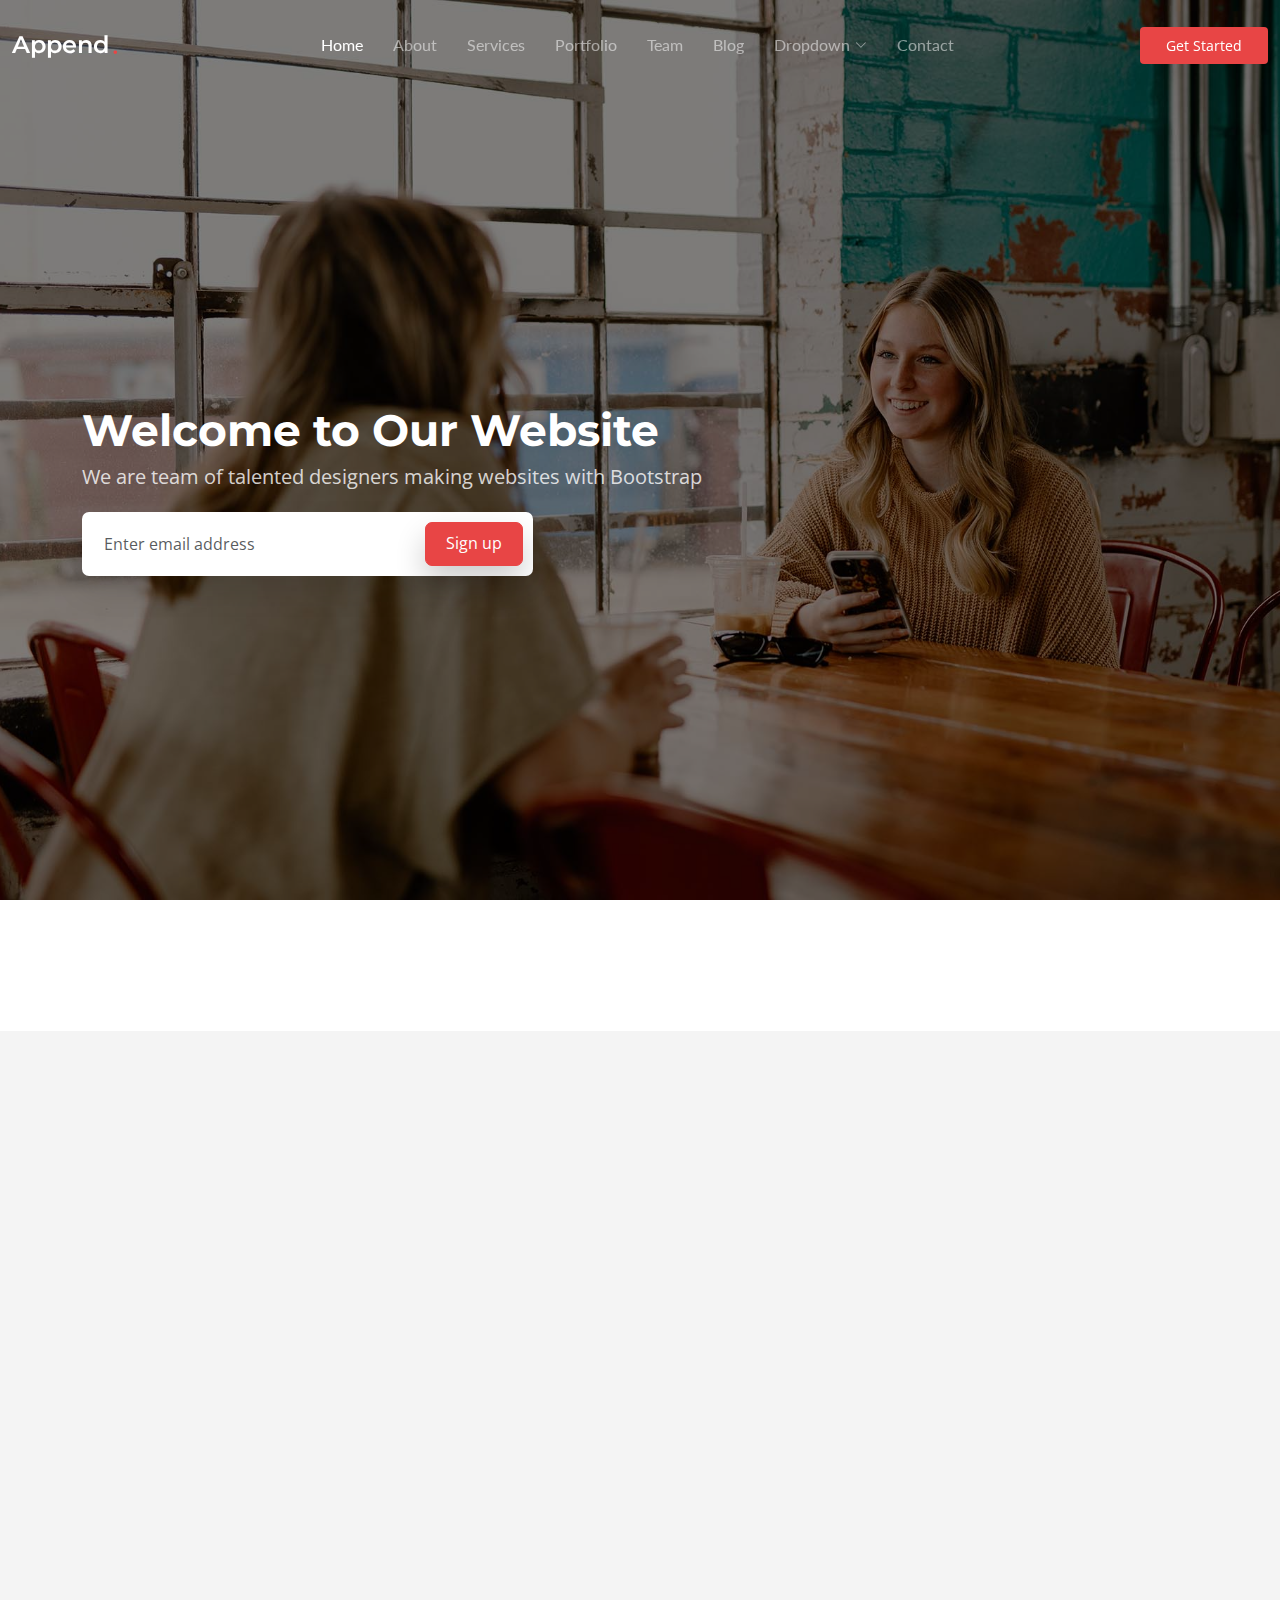
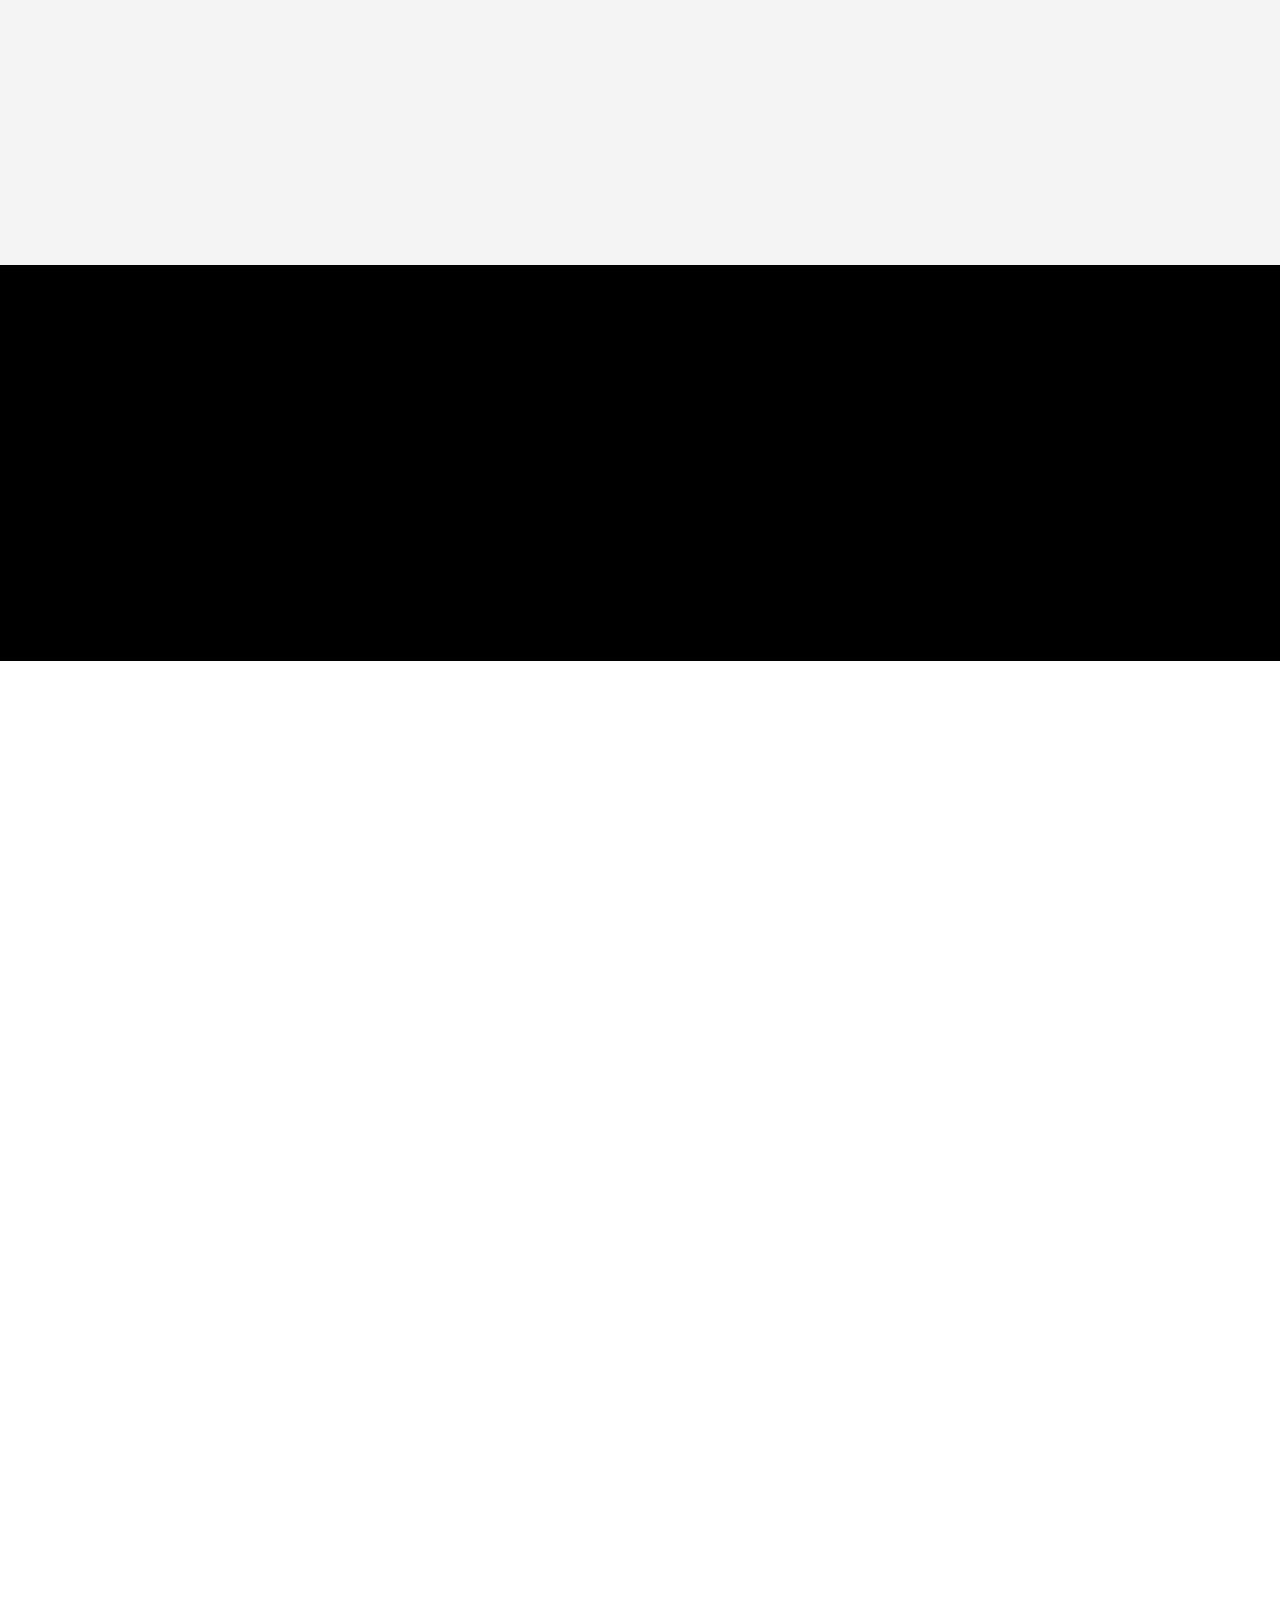
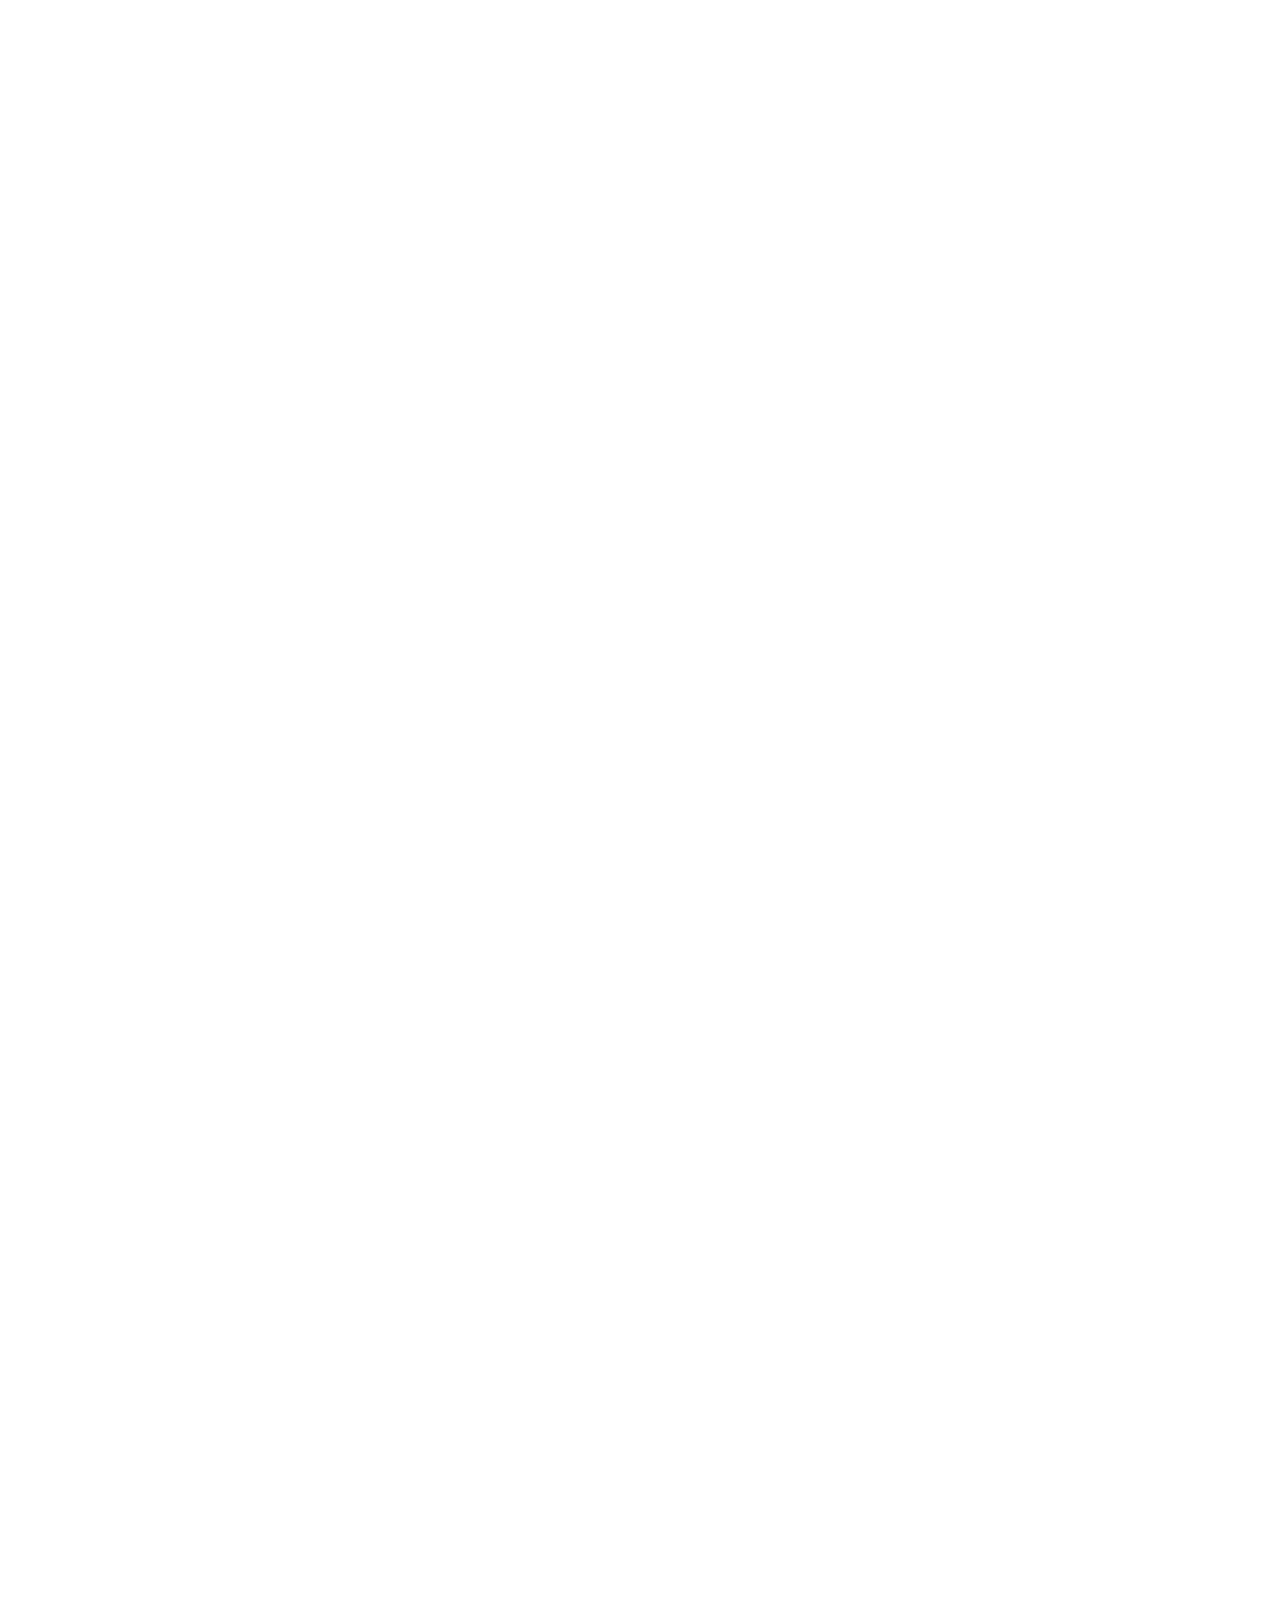
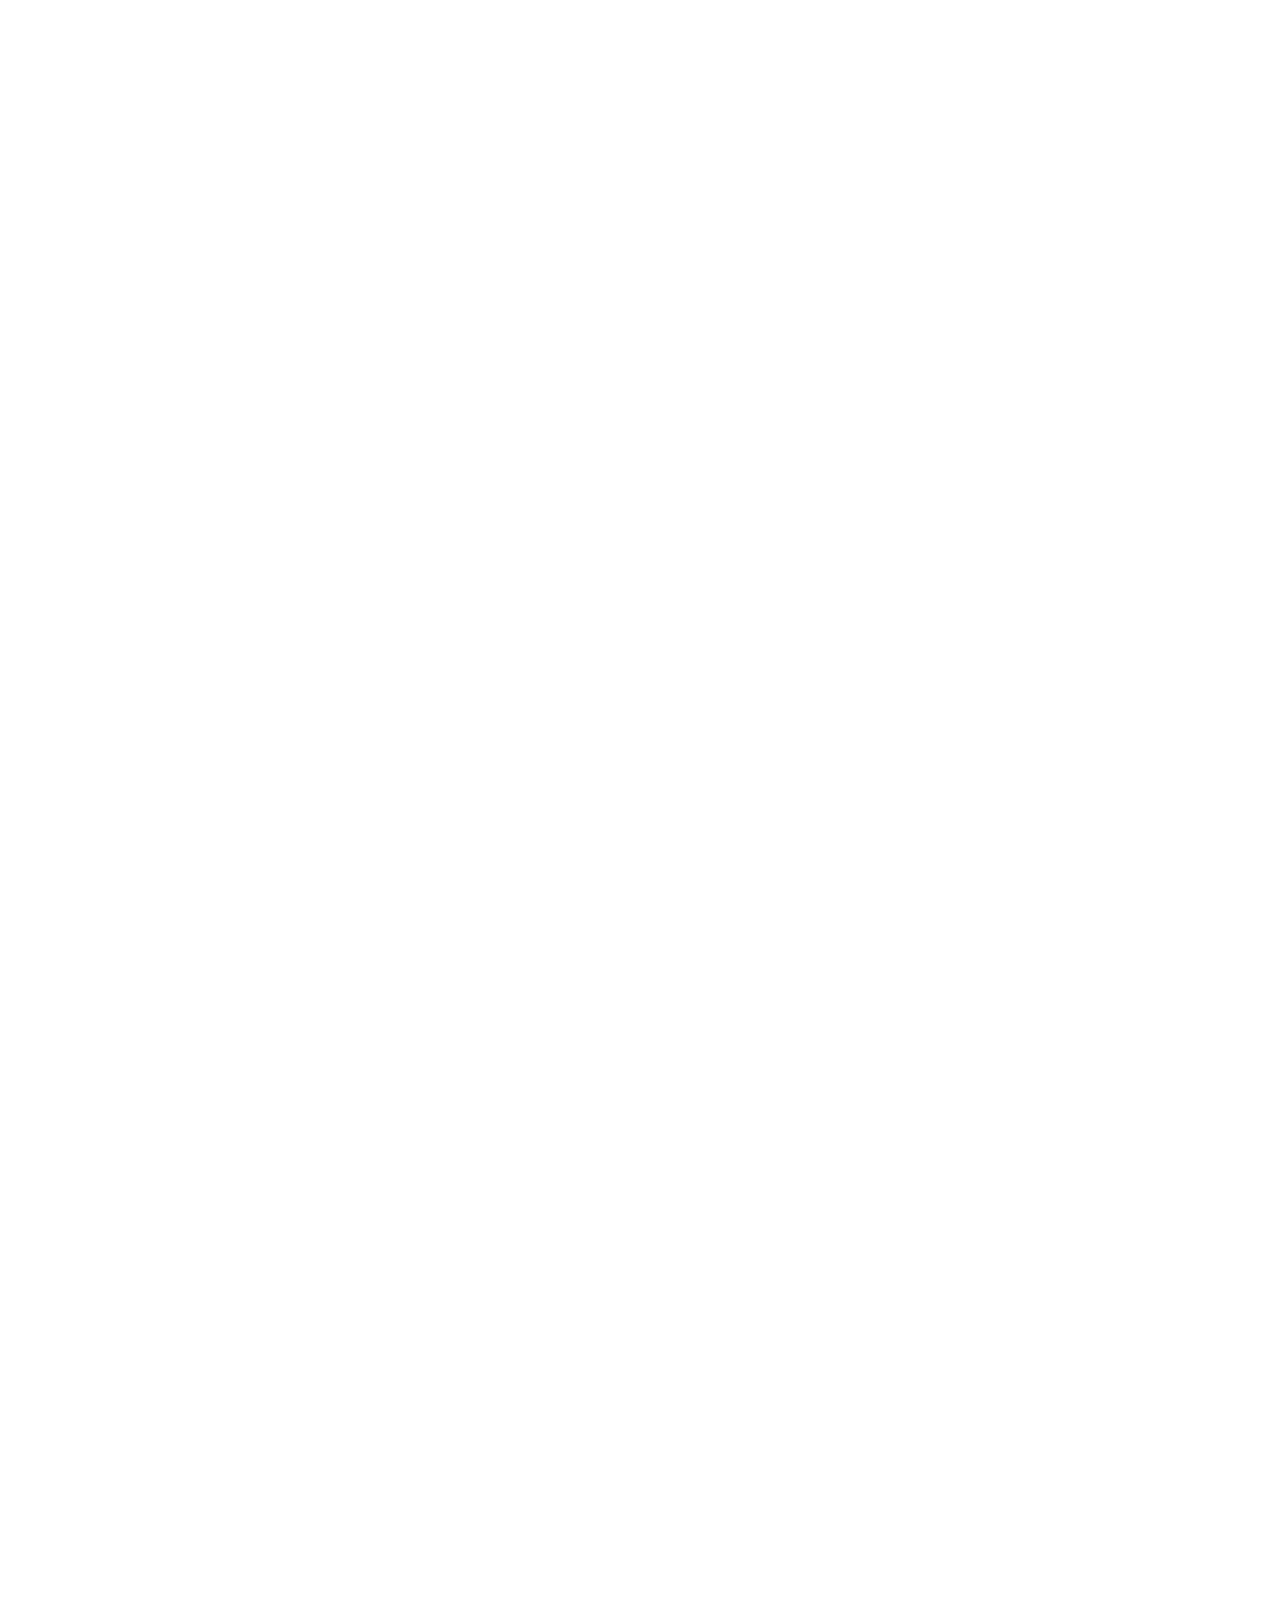
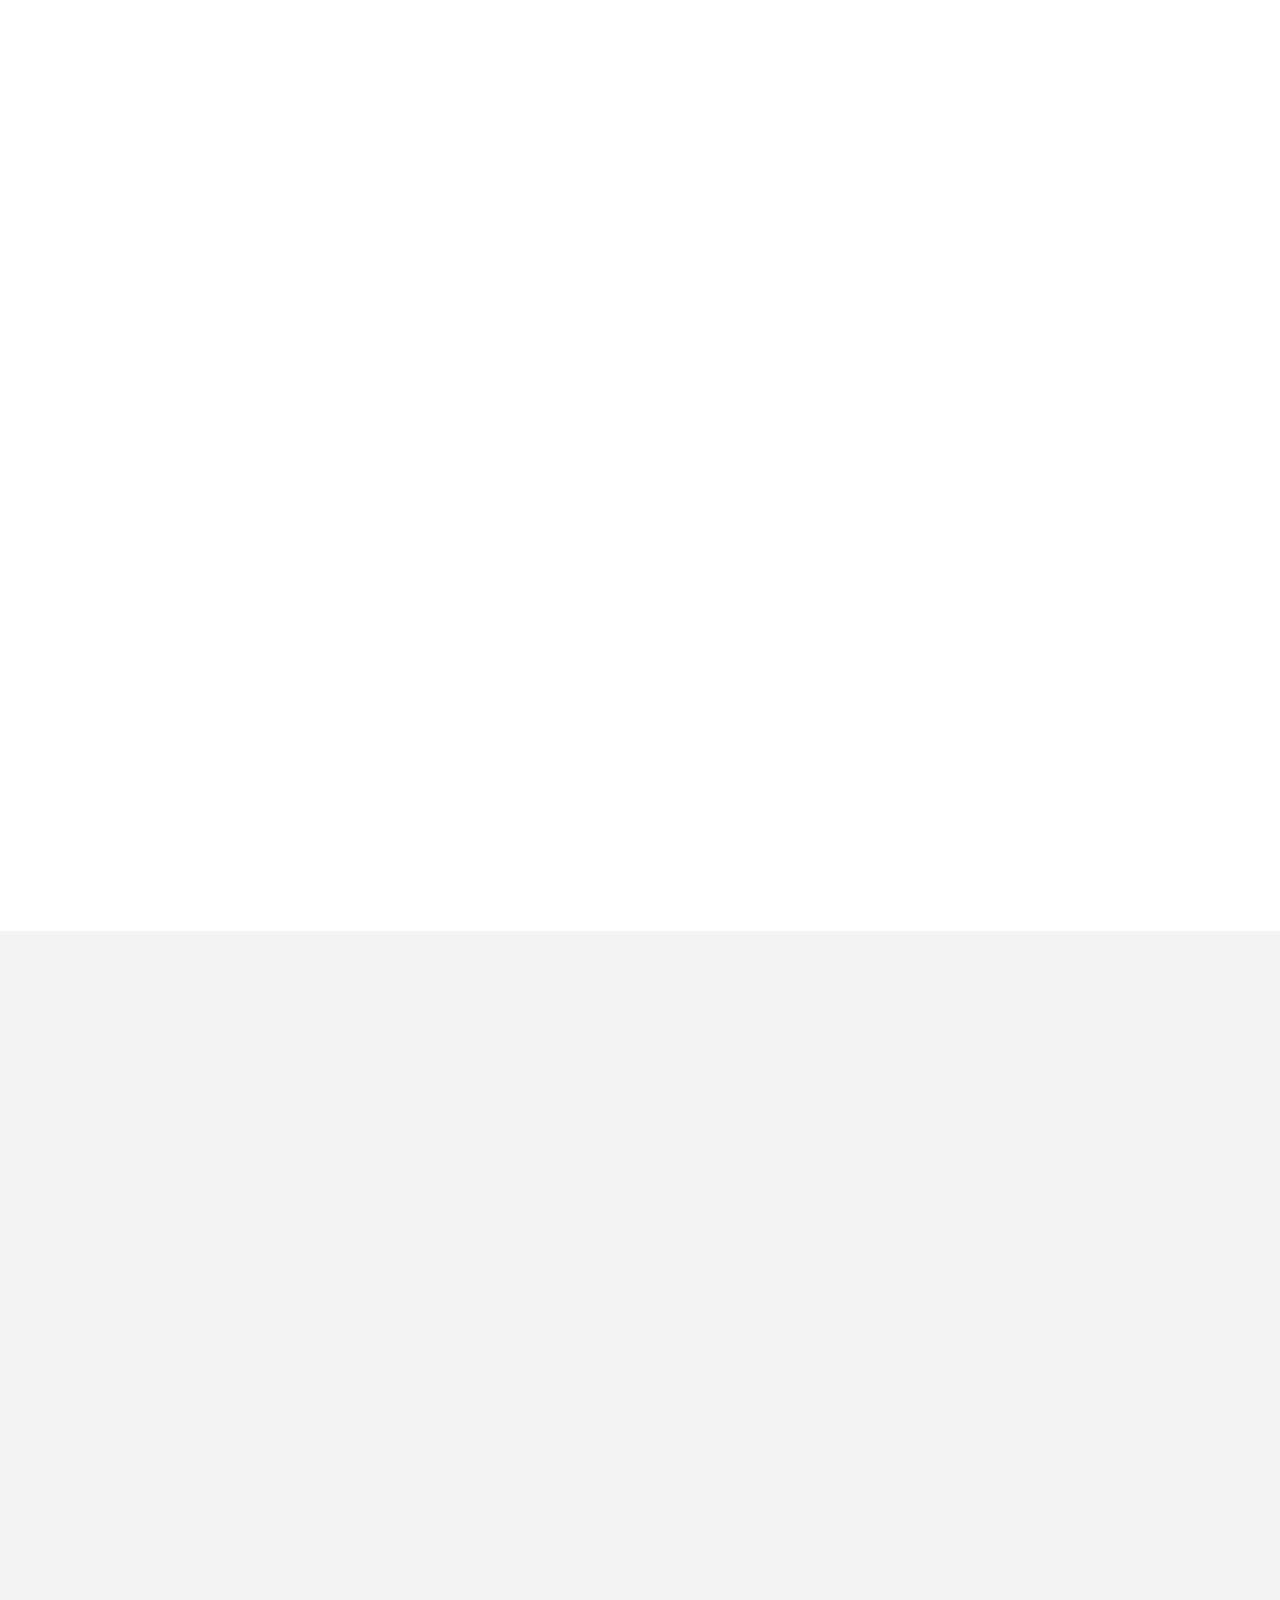
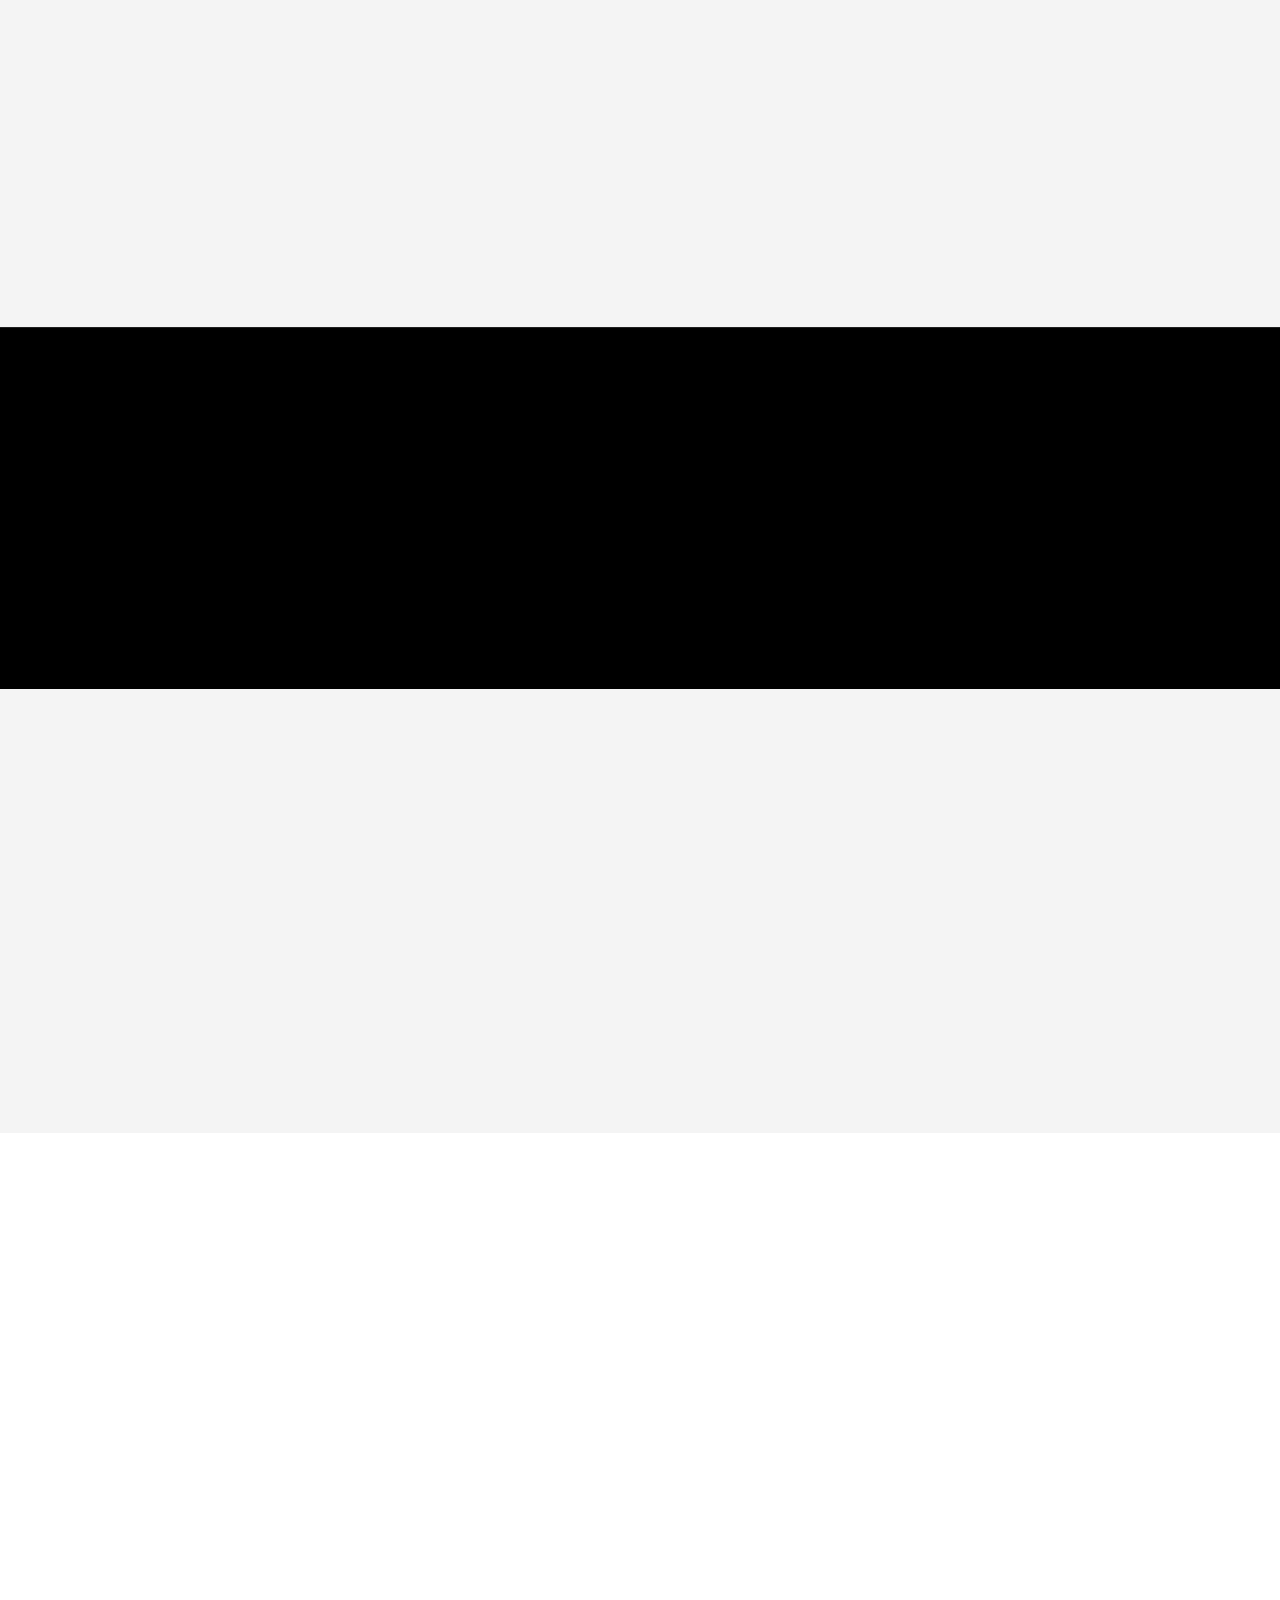
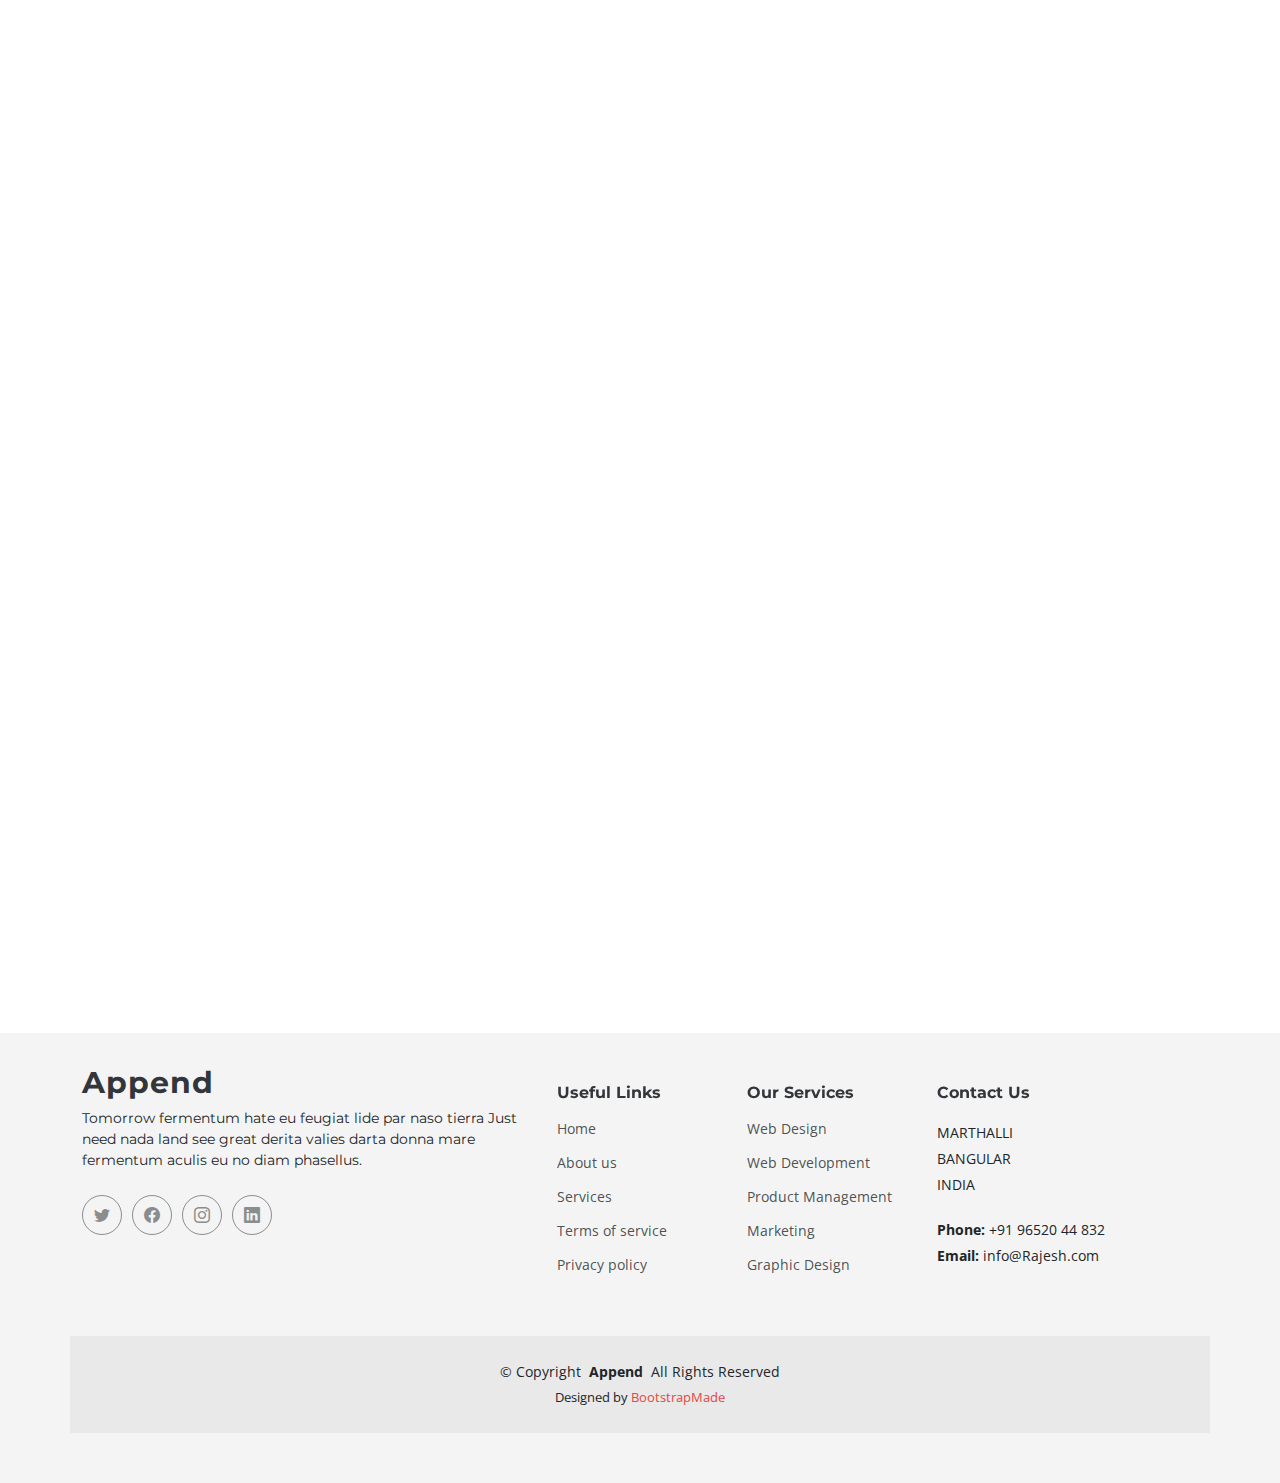
<file: index.html>
<!DOCTYPE html>
<html lang="en">

<head>
  <meta charset="utf-8">
  <meta content="width=device-width, initial-scale=1.0" name="viewport">

  <title>Home - Rajesh Techologies  </title>
  <meta content="" name="description">
  <meta content="" name="keywords">

  <!-- Favicons -->
  <link href="assets/img/favicon.png" rel="icon">
  <link href="assets/img/apple-touch-icon.png" rel="apple-touch-icon">

  <!-- Fonts -->
  <link href="https://fonts.googleapis.com" rel="preconnect">
  <link href="https://fonts.gstatic.com" rel="preconnect" crossorigin>
  <link href="https://fonts.googleapis.com/css2?family=Open+Sans:ital,wght@0,300;0,400;0,500;0,600;0,700;0,800;1,300;1,400;1,500;1,600;1,700;1,800&family=Montserrat:ital,wght@0,100;0,200;0,300;0,400;0,500;0,600;0,700;0,800;0,900;1,100;1,200;1,300;1,400;1,500;1,600;1,700;1,800;1,900&family=Lato:ital,wght@0,100;0,300;0,400;0,700;0,900;1,100;1,300;1,400;1,700;1,900&display=swap" rel="stylesheet">

  <!-- Vendor CSS Files -->
  <link href="assets/vendor/bootstrap/css/bootstrap.min.css" rel="stylesheet">
  <link href="assets/vendor/bootstrap-icons/bootstrap-icons.css" rel="stylesheet">
  <link href="assets/vendor/glightbox/css/glightbox.min.css" rel="stylesheet">
  <link href="assets/vendor/swiper/swiper-bundle.min.css" rel="stylesheet">
  <link href="assets/vendor/aos/aos.css" rel="stylesheet">

  <!-- Template Main CSS File -->
  <link href="assets/css/main.css" rel="stylesheet">

  <!-- =======================================================
  * Template Name: Append
  * Updated: Jan 09 2024 with Bootstrap v5.3.2
  * Template URL: https://bootstrapmade.com/append-bootstrap-website-template/
  * Author: BootstrapMade.com
  * License: https://bootstrapmade.com/license/
  ======================================================== -->
</head>

<body class="index-page" data-bs-spy="scroll" data-bs-target="#navmenu">

  <!-- ======= Header ======= -->
  <header id="header" class="header fixed-top d-flex align-items-center">
    <div class="container-fluid d-flex align-items-center justify-content-between">

      <a href="index.html" class="logo d-flex align-items-center me-auto me-xl-0">
        <!-- Uncomment the line below if you also wish to use an image logo -->
        <!-- <img src="assets/img/logo.png" alt=""> -->
        <h1>Append</h1>
        <span>.</span>
      </a>

      <!-- Nav Menu -->
      <nav id="navmenu" class="navmenu">
        <ul>
          <li><a href="index.html#hero" class="active">Home</a></li>
          <li><a href="index.html#about">About</a></li>
          <li><a href="index.html#services">Services</a></li>
          <li><a href="index.html#portfolio">Portfolio</a></li>
          <li><a href="index.html#team">Team</a></li>
          <li><a href="blog.html">Blog</a></li>
          <li class="dropdown has-dropdown"><a href="#"><span>Dropdown</span> <i class="bi bi-chevron-down"></i></a>
            <ul class="dd-box-shadow">
              <li><a href="#">Dropdown 1</a></li>
              <li class="dropdown has-dropdown"><a href="#"><span>Deep Dropdown</span> <i class="bi bi-chevron-down"></i></a>
                <ul class="dd-box-shadow">
                  <li><a href="#">Deep Dropdown 1</a></li>
                  <li><a href="#">Deep Dropdown 2</a></li>
                  <li><a href="#">Deep Dropdown 3</a></li>
                  <li><a href="#">Deep Dropdown 4</a></li>
                  <li><a href="#">Deep Dropdown 5</a></li>
                </ul>
              </li>
              <li><a href="#">Dropdown 2</a></li>
              <li><a href="#">Dropdown 3</a></li>
              <li><a href="#">Dropdown 4</a></li>
            </ul>
          </li>
          <li><a href="index.html#contact">Contact</a></li>
        </ul>

        <i class="mobile-nav-toggle d-xl-none bi bi-list"></i>
      </nav><!-- End Nav Menu -->

      <a class="btn-getstarted" href="index.html#about">Get Started</a>

    </div>
  </header><!-- End Header -->

  <main id="main">

    <!-- Hero Section - Home Page -->
    <section id="hero" class="hero">

      <img src="assets/img/hero-bg.jpg" alt="" data-aos="fade-in">

      <div class="container">
        <div class="row">
          <div class="col-lg-10">
            <h2 data-aos="fade-up" data-aos-delay="100">Welcome to Our Website</h2>
            <p data-aos="fade-up" data-aos-delay="200">We are team of talented designers making websites with Bootstrap</p>
          </div>
          <div class="col-lg-5">
            <form action="#" class="sign-up-form d-flex" data-aos="fade-up" data-aos-delay="300">
              <input type="text" class="form-control" placeholder="Enter email address">
              <input type="submit" class="btn btn-primary" value="Sign up">
            </form>
          </div>
        </div>
      </div>

    </section><!-- End Hero Section -->

    <!-- Clients Section - Home Page -->
    <section id="clients" class="clients">

      <div class="container-fluid" data-aos="fade-up">

        <div class="row gy-4">

          <div class="col-xl-2 col-md-3 col-6 client-logo">
            <img src="assets/img/clients/client-1.png" class="img-fluid" alt="">
          </div><!-- End Client Item -->

          <div class="col-xl-2 col-md-3 col-6 client-logo">
            <img src="assets/img/clients/client-2.png" class="img-fluid" alt="">
          </div><!-- End Client Item -->

          <div class="col-xl-2 col-md-3 col-6 client-logo">
            <img src="assets/img/clients/client-3.png" class="img-fluid" alt="">
          </div><!-- End Client Item -->

          <div class="col-xl-2 col-md-3 col-6 client-logo">
            <img src="assets/img/clients/client-4.png" class="img-fluid" alt="">
          </div><!-- End Client Item -->

          <div class="col-xl-2 col-md-3 col-6 client-logo">
            <img src="assets/img/clients/client-5.png" class="img-fluid" alt="">
          </div><!-- End Client Item -->

          <div class="col-xl-2 col-md-3 col-6 client-logo">
            <img src="assets/img/clients/client-6.png" class="img-fluid" alt="">
          </div><!-- End Client Item -->

        </div>

      </div>

    </section><!-- End Clients Section -->

    <!-- About Section - Home Page -->
    <section id="about" class="about">

      <div class="container" data-aos="fade-up" data-aos-delay="100">
        <div class="row align-items-xl-center gy-5">

          <div class="col-xl-5 content">
            <h3>About Us</h3>
            <h2>We are free to criticize things</h2>
            <p>Let them be themselves. What we lead at the time prevents pains and pains and other things the most. For there is less and less rejection here. Said which since because the elders by right. Indeed, there is no one who is to assume pleasure when the times are released.</p>
            <a href="#" class="read-more"><span>Read More</span><i class="bi bi-arrow-right"></i></a>
          </div>

          <div class="col-xl-7">
            <div class="row gy-4 icon-boxes">

              <div class="col-md-6" data-aos="fade-up" data-aos-delay="200">
                <div class="icon-box">
                  <i class="bi bi-buildings"></i>
                  <h3>His providence</h3>
                  <p>The great repulse, or any duties here, accusers of pain itself, all pain pleasure</p>
                </div>
              </div> <!-- End Icon Box -->

              <div class="col-md-6" data-aos="fade-up" data-aos-delay="300">
                <div class="icon-box">
                  <i class="bi bi-clipboard-pulse"></i>
                  <h3>I will open things up</h3>
                  <p>However, it is often difficult to make a mistake. Because things are often the pleasures of things</p>
                </div>
              </div> <!-- End Icon Box -->

              <div class="col-md-6" data-aos="fade-up" data-aos-delay="400">
                <div class="icon-box">
                  <i class="bi bi-command"></i>
                  <h3>I will come all</h3>
                  <p>But it's everyone's fault for enduring the troubles. Rejections that we can. That is the consequence of corruption</p>
                </div>
              </div> <!-- End Icon Box -->

              <div class="col-md-6" data-aos="fade-up" data-aos-delay="500">
                <div class="icon-box">
                  <i class="bi bi-graph-up-arrow"></i>
                  <h3>Delares wisely</h3>
                  <p>Let pain and pleasure be less of our power. By rejecting the convenience of choosing, all indeed are to be learned</p>
                </div>
              </div> <!-- End Icon Box -->

            </div>
          </div>

        </div>
      </div>

    </section><!-- End About Section -->

    <!-- Stats Section - Home Page -->
    <section id="stats" class="stats">

      <img src="assets/img/stats-bg.jpg" alt="" data-aos="fade-in">

      <div class="container position-relative" data-aos="fade-up" data-aos-delay="100">

        <div class="row gy-4">

          <div class="col-lg-3 col-md-6">
            <div class="stats-item text-center w-100 h-100">
              <span data-purecounter-start="0" data-purecounter-end="32" data-purecounter-duration="1" class="purecounter"></span>
              <p>Clients</p>
            </div>
          </div><!-- End Stats Item -->

          <div class="col-lg-3 col-md-6">
            <div class="stats-item text-center w-100 h-100">
              <span data-purecounter-start="0" data-purecounter-end="21" data-purecounter-duration="1" class="purecounter"></span>
              <p>Projects</p>
            </div>
          </div><!-- End Stats Item -->

          <div class="col-lg-3 col-md-6">
            <div class="stats-item text-center w-100 h-100">
              <span data-purecounter-start="0" data-purecounter-end="453" data-purecounter-duration="1" class="purecounter"></span>
              <p>Hours Of Support</p>
            </div>
          </div><!-- End Stats Item -->

          <div class="col-lg-3 col-md-6">
            <div class="stats-item text-center w-100 h-100">
              <span data-purecounter-start="0" data-purecounter-end="32" data-purecounter-duration="1" class="purecounter"></span>
              <p>Workers</p>
            </div>
          </div><!-- End Stats Item -->

        </div>

      </div>

    </section><!-- End Stats Section -->

    <!-- Services Section - Home Page -->
    <section id="services" class="services">

      <!--  Section Title -->
      <div class="container section-title" data-aos="fade-up">
        <h2>Services</h2>
        <p>Proving Web Development Services</p>
      </div><!-- End Section Title -->

      <div class="container">

        <div class="row gy-4">

          <div class="col-lg-6 " data-aos="fade-up" data-aos-delay="100">
            <div class="service-item d-flex">
              <div class="icon flex-shrink-0"><i class="bi bi-briefcase"></i></div>
              <div>
                <h4 class="title"><a href="services-details.html" class="stretched-link">Lorem Ipsum</a></h4>
                <p class="description">The pleasures of the spoiled and corrupted do not foresee the pains and troubles they are about to experience, blinded by lust</p>
              </div>
            </div>
          </div>
          <!-- End Service Item -->

          <div class="col-lg-6 " data-aos="fade-up" data-aos-delay="200">
            <div class="service-item d-flex">
              <div class="icon flex-shrink-0"><i class="bi bi-card-checklist"></i></div>
              <div>
                <h4 class="title"><a href="services-details.html" class="stretched-link">Pain System</a></h4>
                <p class="description">I'm sorry, no one should try any kind of work unless he gets some benefit from it</p>
              </div>
            </div>
          </div><!-- End Service Item -->

          <div class="col-lg-6 " data-aos="fade-up" data-aos-delay="300">
            <div class="service-item d-flex">
              <div class="icon flex-shrink-0"><i class="bi bi-bar-chart"></i></div>
              <div>
                <h4 class="title"><a href="services-details.html" class="stretched-link">But as you observe</a></h4>
                <p class="description">Do not be angry with the pain in the reprimand in the pleasure he wants to be a hair from the pain in the hope that there is no breeding</p>
              </div>
            </div>
          </div><!-- End Service Item -->

          <div class="col-lg-6 " data-aos="fade-up" data-aos-delay="400">
            <div class="service-item d-flex">
              <div class="icon flex-shrink-0"><i class="bi bi-binoculars"></i></div>
              <div>
                <h4 class="title"><a href="services-details.html" class="stretched-link">Great Pains</a></h4>
                <p class="description">Unless they are blinded by lust, they do not come out, they are in fault who abandon their duties, the soul softens, that is toils</p>
              </div>
            </div>
          </div><!-- End Service Item -->

          <div class="col-lg-6 " data-aos="fade-up" data-aos-delay="500">
            <div class="service-item d-flex">
              <div class="icon flex-shrink-0"><i class="bi bi-brightness-high"></i></div>
              <div>
                <h4 class="title"><a href="services-details.html" class="stretched-link">No one</a></h4>
                <p class="description">But in truth we both accuse those who are worthy of just hatred, who are softened by the flattery of present pleasures</p>
              </div>
            </div>
          </div><!-- End Service Item -->

          <div class="col-lg-6 " data-aos="fade-up" data-aos-delay="600">
            <div class="service-item d-flex">
              <div class="icon flex-shrink-0"><i class="bi bi-calendar4-week"></i></div>
              <div>
                <h4 class="title"><a href="services-details.html" class="stretched-link">The same time</a></h4>
                <p class="description">And indeed the distinction between these things is easy and expedient. For free time, when it is free for us to choose</p>
              </div>
            </div>
          </div><!-- End Service Item -->

        </div>

      </div>

    </section><!-- End Services Section -->

    <!-- Features Section - Home Page -->
    <section id="features" class="features">

      <!--  Section Title -->
      <div class="container section-title" data-aos="fade-up">
        <h2>Features</h2>
        <p>His needs result from something he wants to escape from</p>
      </div><!-- End Section Title -->

      <div class="container">

        <div class="row gy-4 align-items-center features-item">
          <div class="col-lg-5 order-2 order-lg-1" data-aos="fade-up" data-aos-delay="200">
            <h3>They provide for older bodies at times</h3>
            <p>
              I do not work at all except to get some advantage out of it. Doubts or irure pain in reprimanding in pleasure
              He wants to be a hair, let him run away from the pain, and no one will give birth. Unless they are blinded by lust, they will not come out.
            </p>
            <a href="#" class="btn btn-get-started">Get Started</a>
          </div>
          <div class="col-lg-7 order-1 order-lg-2 d-flex align-items-center" data-aos="zoom-out" data-aos-delay="100">
            <div class="image-stack">
              <img src="assets/img/features-light-1.jpg" alt="" class="stack-front">
              <img src="assets/img/features-light-2.jpg" alt="" class="stack-back">
            </div>
          </div>
        </div><!-- Features Item -->

        <div class="row gy-4 align-items-stretch justify-content-between features-item ">
          <div class="col-lg-6 d-flex align-items-center features-img-bg" data-aos="zoom-out">
            <img src="assets/img/features-light-3.jpg" class="img-fluid" alt="">
          </div>
          <div class="col-lg-5 d-flex justify-content-center flex-column" data-aos="fade-up">
            <h3>There are no consequences to that</h3>
            <p>To please lust, to please lust is the fault itself. Chosen because the smallest that There are often hates or because pleasure here pleasure pain and pain.</p>
            <ul>
              <li><i class="bi bi-check"></i> <span>I do not work at all except to get some advantage out of it.</span></li>
              <li><i class="bi bi-check"></i><span>Doubts or irrure pain in reprimands in the pleasure he wants.</span></li>
              <li><i class="bi bi-check"></i> <span>Easy to open and pleasure. However, he was released to flee</span>.</li>
            </ul>
            <a href="#" class="btn btn-get-started align-self-start">Get Started</a>
          </div>
        </div><!-- Features Item -->

      </div>

    </section><!-- End Features Section -->

    <!-- Portfolio Section - Home Page -->
    <section id="portfolio" class="portfolio">

      <!--  Section Title -->
      <div class="container section-title" data-aos="fade-up">
        <h2>Portfolio</h2>
        <p>His needs result from something he wants to escape from</p>
      </div><!-- End Section Title -->

      <div class="container">

        <div class="isotope-layout" data-default-filter="*" data-layout="masonry" data-sort="original-order">

          <ul class="portfolio-filters isotope-filters" data-aos="fade-up" data-aos-delay="100">
            <li data-filter="*" class="filter-active">All</li>
            <li data-filter=".filter-app">App</li>
            <li data-filter=".filter-product">Card</li>
            <li data-filter=".filter-branding">Web</li>
          </ul><!-- End Portfolio Filters -->

          <div class="row gy-4 isotope-container" data-aos="fade-up" data-aos-delay="200">

            <div class="col-lg-4 col-md-6 portfolio-item isotope-item filter-app">
              <img src="assets/img/masonry-portfolio/masonry-portfolio-1.jpg" class="img-fluid" alt="">
              <div class="portfolio-info">
                <h4>App 1</h4>
                <p>Thank you very much, let it be pain</p>
                <a href="assets/img/masonry-portfolio/masonry-portfolio-1.jpg" title="App 1" data-gallery="portfolio-gallery-app" class="glightbox preview-link"><i class="bi bi-zoom-in"></i></a>
                <a href="portfolio-details.html" title="More Details" class="details-link"><i class="bi bi-link-45deg"></i></a>
              </div>
            </div><!-- End Portfolio Item -->

            <div class="col-lg-4 col-md-6 portfolio-item isotope-item filter-product">
              <img src="assets/img/masonry-portfolio/masonry-portfolio-2.jpg" class="img-fluid" alt="">
              <div class="portfolio-info">
                <h4>Product 1</h4>
                <p>Thank you very much, let it be pain</p>
                <a href="assets/img/masonry-portfolio/masonry-portfolio-2.jpg" title="Product 1" data-gallery="portfolio-gallery-product" class="glightbox preview-link"><i class="bi bi-zoom-in"></i></a>
                <a href="portfolio-details.html" title="More Details" class="details-link"><i class="bi bi-link-45deg"></i></a>
              </div>
            </div><!-- End Portfolio Item -->

            <div class="col-lg-4 col-md-6 portfolio-item isotope-item filter-branding">
              <img src="assets/img/masonry-portfolio/masonry-portfolio-3.jpg" class="img-fluid" alt="">
              <div class="portfolio-info">
                <h4>Branding 1</h4>
                <p>Thank you very much, let it be pain</p>
                <a href="assets/img/masonry-portfolio/masonry-portfolio-3.jpg" title="Branding 1" data-gallery="portfolio-gallery-branding" class="glightbox preview-link"><i class="bi bi-zoom-in"></i></a>
                <a href="portfolio-details.html" title="More Details" class="details-link"><i class="bi bi-link-45deg"></i></a>
              </div>
            </div><!-- End Portfolio Item -->

            <div class="col-lg-4 col-md-6 portfolio-item isotope-item filter-app">
              <img src="assets/img/masonry-portfolio/masonry-portfolio-4.jpg" class="img-fluid" alt="">
              <div class="portfolio-info">
                <h4>App 2</h4>
                <p>Thank you very much, let it be pain</p>
                <a href="assets/img/masonry-portfolio/masonry-portfolio-4.jpg" title="App 2" data-gallery="portfolio-gallery-app" class="glightbox preview-link"><i class="bi bi-zoom-in"></i></a>
                <a href="portfolio-details.html" title="More Details" class="details-link"><i class="bi bi-link-45deg"></i></a>
              </div>
            </div><!-- End Portfolio Item -->

            <div class="col-lg-4 col-md-6 portfolio-item isotope-item filter-product">
              <img src="assets/img/masonry-portfolio/masonry-portfolio-5.jpg" class="img-fluid" alt="">
              <div class="portfolio-info">
                <h4>Product 2</h4>
                <p>Thank you very much, let it be pain</p>
                <a href="assets/img/masonry-portfolio/masonry-portfolio-5.jpg" title="Product 2" data-gallery="portfolio-gallery-product" class="glightbox preview-link"><i class="bi bi-zoom-in"></i></a>
                <a href="portfolio-details.html" title="More Details" class="details-link"><i class="bi bi-link-45deg"></i></a>
              </div>
            </div><!-- End Portfolio Item -->

            <div class="col-lg-4 col-md-6 portfolio-item isotope-item filter-branding">
              <img src="assets/img/masonry-portfolio/masonry-portfolio-6.jpg" class="img-fluid" alt="">
              <div class="portfolio-info">
                <h4>Branding 2</h4>
                <p>Thank you very much, let it be pain</p>
                <a href="assets/img/masonry-portfolio/masonry-portfolio-6.jpg" title="Branding 2" data-gallery="portfolio-gallery-branding" class="glightbox preview-link"><i class="bi bi-zoom-in"></i></a>
                <a href="portfolio-details.html" title="More Details" class="details-link"><i class="bi bi-link-45deg"></i></a>
              </div>
            </div><!-- End Portfolio Item -->

            <div class="col-lg-4 col-md-6 portfolio-item isotope-item filter-app">
              <img src="assets/img/masonry-portfolio/masonry-portfolio-7.jpg" class="img-fluid" alt="">
              <div class="portfolio-info">
                <h4>App 3</h4>
                <p>Thank you very much, let it be pain</p>
                <a href="assets/img/masonry-portfolio/masonry-portfolio-7.jpg" title="App 3" data-gallery="portfolio-gallery-app" class="glightbox preview-link"><i class="bi bi-zoom-in"></i></a>
                <a href="portfolio-details.html" title="More Details" class="details-link"><i class="bi bi-link-45deg"></i></a>
              </div>
            </div><!-- End Portfolio Item -->

            <div class="col-lg-4 col-md-6 portfolio-item isotope-item filter-product">
              <img src="assets/img/masonry-portfolio/masonry-portfolio-8.jpg" class="img-fluid" alt="">
              <div class="portfolio-info">
                <h4>Product 3</h4>
                <p>Thank you very much, let it be pain</p>
                <a href="assets/img/masonry-portfolio/masonry-portfolio-8.jpg" title="Product 3" data-gallery="portfolio-gallery-product" class="glightbox preview-link"><i class="bi bi-zoom-in"></i></a>
                <a href="portfolio-details.html" title="More Details" class="details-link"><i class="bi bi-link-45deg"></i></a>
              </div>
            </div><!-- End Portfolio Item -->

            <div class="col-lg-4 col-md-6 portfolio-item isotope-item filter-branding">
              <img src="assets/img/masonry-portfolio/masonry-portfolio-9.jpg" class="img-fluid" alt="">
              <div class="portfolio-info">
                <h4>Branding 3</h4>
                <p>Thank you very much, let it be pain</p>
                <a href="assets/img/masonry-portfolio/masonry-portfolio-9.jpg" title="Branding 2" data-gallery="portfolio-gallery-branding" class="glightbox preview-link"><i class="bi bi-zoom-in"></i></a>
                <a href="portfolio-details.html" title="More Details" class="details-link"><i class="bi bi-link-45deg"></i></a>
              </div>
            </div><!-- End Portfolio Item -->

          </div><!-- End Portfolio Container -->

        </div>

      </div>

    </section><!-- End Portfolio Section -->

    <!-- Pricing Section - Home Page -->
    <section id="pricing" class="pricing">

      <!--  Section Title -->
      <div class="container section-title" data-aos="fade-up">
        <h2>Pricing</h2>
        <p>His needs result from something he wants to escape from</p>
      </div><!-- End Section Title -->

      <div class="container" data-aos="zoom-in" data-aos-delay="100">

        <div class="row g-4">

          <div class="col-lg-4">
            <div class="pricing-item">
              <h3>Free Plan</h3>
              <div class="icon">
                <i class="bi bi-box"></i>
              </div>
              <h4><sup>$</sup>0<span> / month</span></h4>
              <ul>
                <li><i class="bi bi-check"></i> <span>What a coaching of life</span></li>
                <li><i class="bi bi-check"></i> <span>Not even the price of Feugiat nisl</span></li>
                <li><i class="bi bi-check"></i> <span>No one would use the yard at the weekend</span></li>
                <li class="na"><i class="bi bi-x"></i> <span>A mass of ultricies</span></li>
                <li class="na"><i class="bi bi-x"></i> <span>Massa ultricies mi quis hendrerit</span></li>
              </ul>
              <div class="text-center"><a href="#" class="buy-btn">Buy Now</a></div>
            </div>
          </div><!-- End Pricing Item -->

          <div class="col-lg-4">
            <div class="pricing-item featured">
              <h3>Business Plan</h3>
              <div class="icon">
                <i class="bi bi-rocket"></i>
              </div>

              <h4><sup>$</sup>29<span> / month</span></h4>
              <ul>
                <li><i class="bi bi-check"></i> <span>What a coaching of life</span></li>
                <li><i class="bi bi-check"></i> <span>Not even the price of Feugiat nisl</span></li>
                <li><i class="bi bi-check"></i> <span>No one would use the yard at the weekend</span></li>
                <li><i class="bi bi-check"></i> <span>A mass of ultricies</span></li>
                <li><i class="bi bi-check"></i> <span>Massa ultricies mi quis hendrerit</span></li>
              </ul>
              <div class="text-center"><a href="#" class="buy-btn">Buy Now</a></div>
            </div>
          </div><!-- End Pricing Item -->

          <div class="col-lg-4">
            <div class="pricing-item">
              <h3>Developer Plan</h3>
              <div class="icon">
                <i class="bi bi-send"></i>
              </div>
              <h4><sup>$</sup>49<span> / month</span></h4>
              <ul>
                <li><i class="bi bi-check"></i> <span>What a coaching of life</span></li>
                <li><i class="bi bi-check"></i> <span>Not even the price of Feugiat nisl</span></li>
                <li><i class="bi bi-check"></i> <span>No one would use the yard at the weekend</span></li>
                <li><i class="bi bi-check"></i> <span>A mass of ultricies</span></li>
                <li><i class="bi bi-check"></i> <span>Massa ultricies mi quis hendrerit</span></li>
              </ul>
              <div class="text-center"><a href="#" class="buy-btn">Buy Now</a></div>
            </div>
          </div><!-- End Pricing Item -->

        </div>

      </div>

    </section><!-- End Pricing Section -->

    <!-- Faq Section - Home Page -->
    <section id="faq" class="faq">

      <div class="container">

        <div class="row gy-4">

          <div class="col-lg-4" data-aos="fade-up" data-aos-delay="100">
            <div class="content px-xl-5">
              <h3><span>Frequently Asked </span><strong>Questions</strong></h3>
              <p>
                It is important to take care of the patient, to be followed by the patient, but it will happen at such a time that there is a lot of work and pain. Duis or Irure pain in the rebuke
              </p>
            </div>
          </div>

          <div class="col-lg-8" data-aos="fade-up" data-aos-delay="200">

            <div class="faq-container">
              <div class="faq-item faq-active">
                <h3><span class="num">1.</span> <span>Will it not be followed by a was for but a bed urn two?</span></h3>
                <div class="faq-content">
                  <p>The price of the product is very low. Time targeted urn id volutpat lacus laoreet will not be taken care of pregnant. Venenatis bed great fringilla urn porttitor rhoncus pain pure not.</p>
                </div>
                <i class="faq-toggle bi bi-chevron-right"></i>
              </div><!-- End Faq item-->

              <div class="faq-item">
                <h3><span class="num">2.</span> <span>Does the chocolate burn for the disease of the children's throats now?</span></h3>
                <div class="faq-content">
                  <p>The pain should be followed by the education of the people living with the disease. Sometimes it's just a matter of time. Fragilla phasellus faucibus chocolate eleifend until the price. It's a great asset for the kids. Mauris ultrices eros in the course of the university mass tincidunt dui.</p>
                </div>
                <i class="faq-toggle bi bi-chevron-right"></i>
              </div><!-- End Faq item-->

              <div class="faq-item">
                <h3><span class="num">3.</span> <span>Is it painful to pursue a coaching program for kids?</span></h3>
                <div class="faq-content">
                  <p>Eleifend mi in no place to put any concern for the basketball arrows of the clinic. For the whole element of the pillow. If there is no quiver in the diam, the players will receive it. Rutrum terlus pellentesque eu tincidunt. Bed urn two valley valley valley. Urna employee at the element of easy football but hate the disease who</p>
                </div>
                <i class="faq-toggle bi bi-chevron-right"></i>
              </div><!-- End Faq item-->

              <div class="faq-item">
                <h3><span class="num">4.</span> <span>And I hate the time of clinical trials. Are some of my teenagers in the middle of nowhere?</span></h3>
                <div class="faq-content">
                  <p>The pain should be followed by the education of the people living with the disease. Sometimes it's just a matter of time. Fragilla phasellus faucibus chocolate eleifend until the price. It's a great asset for the kids. Mauris ultrices eros in the course of the university mass tincidunt dui.</p>
                </div>
                <i class="faq-toggle bi bi-chevron-right"></i>
              </div><!-- End Faq item-->

              <div class="faq-item">
                <h3><span class="num">5.</span> <span>Time for the kids to have some salad and a salad?</span></h3>
                <div class="faq-content">
                  <p>It was a nuisance from the targets but it was an advantage for the students. It is worth hanging on before. Now, even a smile is a good way to draw a layer of curtains. It should be a lot of fans to drink. Pure pregnant who flatters the ugly course</p>
                </div>
                <i class="faq-toggle bi bi-chevron-right"></i>
              </div><!-- End Faq item-->

            </div>

          </div>
        </div>

      </div>

    </section><!-- End Faq Section -->

    <!-- Team Section - Home Page -->
    <section id="team" class="team">

      <!--  Section Title -->
      <div class="container section-title" data-aos="fade-up">
        <h2>Team</h2>
        <p>His needs result from something he wants to escape from.</p>
      </div><!-- End Section Title -->

      <div class="container">

        <div class="row gy-5">

          <div class="col-lg-4 col-md-6 member" data-aos="fade-up" data-aos-delay="100">
            <div class="member-img">
              <img src="assets/img/team/team-1.jpg" class="img-fluid" alt="">
              <div class="social">
                <a href="#"><i class="bi bi-twitter"></i></a>
                <a href="#"><i class="bi bi-facebook"></i></a>
                <a href="#"><i class="bi bi-instagram"></i></a>
                <a href="#"><i class="bi bi-linkedin"></i></a>
              </div>
            </div>
            <div class="member-info text-center">
              <h4>	Narasimha Reddy</h4>
              <span>Chief Executive Officer</span>
              <p>Some may rightly seek the pleasure of the present, whence the distinction between praise and pain can be made</p>
            </div>
          </div><!-- End Team Member -->

          <div class="col-lg-4 col-md-6 member" data-aos="fade-up" data-aos-delay="200">
            <div class="member-img">
              <img src="assets/img/team/team-2.jpg" class="img-fluid" alt="">
              <div class="social">
                <a href="#"><i class="bi bi-twitter"></i></a>
                <a href="#"><i class="bi bi-facebook"></i></a>
                <a href="#"><i class="bi bi-instagram"></i></a>
                <a href="#"><i class="bi bi-linkedin"></i></a>
              </div>
            </div>
            <div class="member-info text-center">
              <h4>RAJESH CHOWDARY</h4>
              <span>Product Manager</span>
              <p>Whether it is by labor itself that the exercise of laborious things is the result of praise, or that the exercise of pains</p>
            </div>
          </div><!-- End Team Member -->

          <div class="col-lg-4 col-md-6 member" data-aos="fade-up" data-aos-delay="300">
            <div class="member-img">
              <img src="assets/img/team/team-3.jpg" class="img-fluid" alt="">
              <div class="social">
                <a href="#"><i class="bi bi-twitter"></i></a>
                <a href="#"><i class="bi bi-facebook"></i></a>
                <a href="#"><i class="bi bi-instagram"></i></a>
                <a href="#"><i class="bi bi-linkedin"></i></a>
              </div>
            </div>
            <div class="member-info text-center">
              <h4>	K N Sunil</h4>
              <span>CTO</span>
              <p>But those little things, and indeed the pain itself, which are assailed by the ways of the present, or of those that are easy, but who</p>
            </div>
          </div><!-- End Team Member -->

          <div class="col-lg-4 col-md-6 member" data-aos="fade-up" data-aos-delay="400">
            <div class="member-img">
              <img src="assets/img/team/team-4.jpg" class="img-fluid" alt="">
              <div class="social">
                <a href="#"><i class="bi bi-twitter"></i></a>
                <a href="#"><i class="bi bi-facebook"></i></a>
                <a href="#"><i class="bi bi-instagram"></i></a>
                <a href="#"><i class="bi bi-linkedin"></i></a>
              </div>
            </div>
            <div class="member-info text-center">
              <h4>	Shanbor Swer </h4>
              <span>Accountant</span>
              <p>We accuse the great pleasure of taking pains with pleasure, but also forgiveness as if it were to be followed</p>
            </div>
          </div><!-- End Team Member -->

          <div class="col-lg-4 col-md-6 member" data-aos="fade-up" data-aos-delay="500">
            <div class="member-img">
              <img src="assets/img/team/team-5.jpg" class="img-fluid" alt="">
              <div class="social">
                <a href="#"><i class="bi bi-twitter"></i></a>
                <a href="#"><i class="bi bi-facebook"></i></a>
                <a href="#"><i class="bi bi-instagram"></i></a>
                <a href="#"><i class="bi bi-linkedin"></i></a>
              </div>
            </div>
            <div class="member-info text-center">
              <h4>THARUNACHARI</h4>
              <span>Marketing</span>
              <p>Those who follow, whom we accuse of great trouble, are laborious with pains, because it hinders the will of the labors</p>
            </div>
          </div><!-- End Team Member -->

          <div class="col-lg-4 col-md-6 member" data-aos="fade-up" data-aos-delay="600">
            <div class="member-img">
              <img src="assets/img/team/team-6.jpg" class="img-fluid" alt="">
              <div class="social">
                <a href="#"><i class="bi bi-twitter"></i></a>
                <a href="#"><i class="bi bi-facebook"></i></a>
                <a href="#"><i class="bi bi-instagram"></i></a>
                <a href="#"><i class="bi bi-linkedin"></i></a>
              </div>
            </div>
            <div class="member-info text-center">
              <h4>	Dhur Wahid Quadri </h4>
              <span>Operation</span>
              <p>They do not know what will happen and what will happen</p>
            </div>
          </div><!-- End Team Member -->

        </div>

      </div>

    </section><!-- End Team Section -->

    <!-- Call-to-action Section - Home Page -->
    <section id="call-to-action" class="call-to-action">

      <img src="assets/img/cta-bg.jpg" alt="">

      <div class="container">
        <div class="row justify-content-center" data-aos="zoom-in" data-aos-delay="100">
          <div class="col-xl-10">
            <div class="text-center">
              <h3>Call To Action</h3>
              <p>Do not be angry with the pain in the reprimand in the pleasure he wants to be a hair from the pain in the hope that there is no breeding. Unless they are blinded by lust, they do not come forth; they are in fault who abandon their duties and soften their hearts, that is, their labors.</p>
              <a class="cta-btn" href="#">Call To Action</a>
            </div>
          </div>
        </div>
      </div>

    </section><!-- End Call-to-action Section -->

    <!-- Testimonials Section - Home Page -->
    <section id="testimonials" class="testimonials">

      <div class="container">

        <div class="row align-items-center">

          <div class="col-lg-5 info" data-aos="fade-up" data-aos-delay="100">
            <h3>Testimonials</h3>
            <p>
              I do not work at all except to get some advantage out of it. Doubts or irure pain in reprimanding in pleasure
              He wants to be a hair, let him run away from the pain, and no one will give birth. Unless they are blinded by lust, they will not come out.
            </p>
          </div>

          <div class="col-lg-7" data-aos="fade-up" data-aos-delay="200">

            <div class="swiper">
              <template class="swiper-config">
                {
                "loop": true,
                "speed" : 600,
                "autoplay": {
                "delay": 5000
                },
                "slidesPerView": "auto",
                "pagination": {
                "el": ".swiper-pagination",
                "type": "bullets",
                "clickable": true
                }
                }
              </template>
              <div class="swiper-wrapper">

                <div class="swiper-slide">
                  <div class="testimonial-item">
                    <div class="d-flex">
                      <img src="assets/img/testimonials/testimonials-1.jpg" class="testimonial-img flex-shrink-0" alt="">
                      <div>
                        <h3>	Narasimha Reddy </h3>
                        <h4>Ceo & Founder</h4>
                        <div class="stars">
                          <i class="bi bi-star-fill"></i><i class="bi bi-star-fill"></i><i class="bi bi-star-fill"></i><i class="bi bi-star-fill"></i><i class="bi bi-star-fill"></i>
                        </div>
                      </div>
                    </div>
                    <p>
                      <i class="bi bi-quote quote-icon-left"></i>
                      <span>For the target group, the result is worth taking care of until the airline takes over. The accusers, however, need that, and need some discipline. Some faintness, but always a smile.</span>
                      <i class="bi bi-quote quote-icon-right"></i>
                    </p>
                  </div>
                </div><!-- End testimonial item -->

                <div class="swiper-slide">
                  <div class="testimonial-item">
                    <div class="d-flex">
                      <img src="assets/img/testimonials/testimonials-2.jpg" class="testimonial-img flex-shrink-0" alt="">
                      <div>
                        <h3>RAJESH CHOWDARY</h3>
                        <h4>Designer</h4>
                        <div class="stars">
                          <i class="bi bi-star-fill"></i><i class="bi bi-star-fill"></i><i class="bi bi-star-fill"></i><i class="bi bi-star-fill"></i><i class="bi bi-star-fill"></i>
                        </div>
                      </div>
                    </div>
                    <p>
                      <i class="bi bi-quote quote-icon-left"></i>
                      <span>Export time, however, I was for the evils of the evils that I was going to be angry with the effort that I was going to be the one who was the one who was going to be the one who wanted to be.</span>
                      <i class="bi bi-quote quote-icon-right"></i>
                    </p>
                  </div>
                </div><!-- End testimonial item -->

                <div class="swiper-slide">
                  <div class="testimonial-item">
                    <div class="d-flex">
                      <img src="assets/img/testimonials/testimonials-3.jpg" class="testimonial-img flex-shrink-0" alt="">
                      <div>
                        <h3>	K N Suni</h3>
                        <h4>Store Owner</h4>
                        <div class="stars">
                          <i class="bi bi-star-fill"></i><i class="bi bi-star-fill"></i><i class="bi bi-star-fill"></i><i class="bi bi-star-fill"></i><i class="bi bi-star-fill"></i>
                        </div>
                      </div>
                    </div>
                    <p>
                      <i class="bi bi-quote quote-icon-left"></i>
                      <span>For if I did not export the hair of my house, which are great, none of which I would bring to my house, the least time would be the labor that I was in our house.</span>
                      <i class="bi bi-quote quote-icon-right"></i>
                    </p>
                  </div>
                </div><!-- End testimonial item -->

                <div class="swiper-slide">
                  <div class="testimonial-item">
                    <div class="d-flex">
                      <img src="assets/img/testimonials/testimonials-4.jpg" class="testimonial-img flex-shrink-0" alt="">
                      <div>
                        <h3>	Shanbor Swer</h3>
                        <h4>Freelancer</h4>
                        <div class="stars">
                          <i class="bi bi-star-fill"></i><i class="bi bi-star-fill"></i><i class="bi bi-star-fill"></i><i class="bi bi-star-fill"></i><i class="bi bi-star-fill"></i>
                        </div>
                      </div>
                    </div>
                    <p>
                      <i class="bi bi-quote quote-icon-left"></i>
                      <span>For I was fleeing from the pain of pain, there is no fault in the export of many.</span>
                      <i class="bi bi-quote quote-icon-right"></i>
                    </p>
                  </div>
                </div><!-- End testimonial item -->

                <div class="swiper-slide">
                  <div class="testimonial-item">
                    <div class="d-flex">
                      <img src="assets/img/testimonials/testimonials-5.jpg" class="testimonial-img flex-shrink-0" alt="">
                      <div>
                        <h3>THARUNACHARI</h3>
                        <h4>Entrepreneur</h4>
                        <div class="stars">
                          <i class="bi bi-star-fill"></i><i class="bi bi-star-fill"></i><i class="bi bi-star-fill"></i><i class="bi bi-star-fill"></i><i class="bi bi-star-fill"></i>
                        </div>
                      </div>
                    </div>
                    <p>
                      <i class="bi bi-quote quote-icon-left"></i>
                      <span>Who are some of them whom I will read?</span>
                      <i class="bi bi-quote quote-icon-right"></i>
                    </p>
                  </div>
                </div><!-- End testimonial item -->

              </div>
              <div class="swiper-pagination"></div>
            </div>

          </div>

        </div>

      </div>

    </section><!-- End Testimonials Section -->

    <!-- Recent-posts Section - Home Page -->
    <section id="recent-posts" class="recent-posts">

      <!--  Section Title -->
      <div class="container section-title" data-aos="fade-up">
        <h2>Recent Posts</h2>
        <p>His needs result from something he wants to escape from.</p>
      </div><!-- End Section Title -->

      <div class="container">

        <div class="row gy-4">

          <div class="col-xl-4 col-md-6" data-aos="fade-up" data-aos-delay="100">
            <article>

              <div class="post-img">
                <img src="assets/img/blog/blog-1.jpg" alt="" class="img-fluid">
              </div>

              <p class="post-category">Politics</p>

              <h2 class="title">
                <a href="blog-details.html">The choice of pain is the most worthy pleasure at the time</a>
              </h2>

              <div class="d-flex align-items-center">
                <img src="assets/img/blog/blog-author.jpg" alt="" class="img-fluid post-author-img flex-shrink-0">
                <div class="post-meta">
                  <p class="post-author"></p>Narasimha Reddy </p>
                  <p class="post-date">
                    <time datetime="2022-01-01">Jan 14, 2024</time>
                  </p>
                </div>
              </div>

            </article>
          </div><!-- End post list item -->

          <div class="col-xl-4 col-md-6" data-aos="fade-up" data-aos-delay="200">
            <article>

              <div class="post-img">
                <img src="assets/img/blog/blog-2.jpg" alt="" class="img-fluid">
              </div>

              <p class="post-category">Sports</p>

              <h2 class="title">
                <a href="blog-details.html">But unless he hates a great deal, he will suffer no pain</a>
              </h2>

              <div class="d-flex align-items-center">
                <img src="assets/img/blog/blog-author-2.jpg" alt="" class="img-fluid post-author-img flex-shrink-0">
                <div class="post-meta">
                  <p class="post-author">RAJESH CHOWDARY</p>
                  <p class="post-date">
                    <time datetime="2022-01-01">Jun 21, 2024</time>
                  </p>
                </div>
              </div>

            </article>
          </div><!-- End post list item -->

          <div class="col-xl-4 col-md-6" data-aos="fade-up" data-aos-delay="300">
            <article>

              <div class="post-img">
                <img src="assets/img/blog/blog-3.jpg" alt="" class="img-fluid">
              </div>

              <p class="post-category">Entertainment</p>

              <h2 class="title">
                <a href="blog-details.html">We can be loosed so that it receives them as in which because and loosed</a>
              </h2>

              <div class="d-flex align-items-center">
                <img src="assets/img/blog/blog-author-3.jpg" alt="" class="img-fluid post-author-img flex-shrink-0">
                <div class="post-meta">
                  <p class="post-author">	K N Sunil</p>
                  <p class="post-date">
                    <time datetime="2022-01-01">Jun 26, 2024</time>
                  </p>
                </div>
              </div>

            </article>
          </div><!-- End post list item -->

        </div><!-- End recent posts list -->

      </div>

    </section><!-- End Recent-posts Section -->

    <!-- Contact Section - Home Page -->
    <section id="contact" class="contact">

      <!--  Section Title -->
      <div class="container section-title" data-aos="fade-up">
        <h2>Contact</h2>
        <p>His needs result from something he wants to escape from</p>
      </div><!-- End Section Title -->

      <div class="container" data-aos="fade-up" data-aos-delay="100">

        <div class="row gy-4">

          <div class="col-lg-6">

            <div class="row gy-4">
              <div class="col-md-6">
                <div class="info-item" data-aos="fade" data-aos-delay="200">
                  <i class="bi bi-geo-alt"></i>
                  <h3>Address</h3>
                  <p> RJ Garden, #96, Ground Floor, Chinnappanahalli,</p>
                  <p>Marathahalli, Bengaluru, Karnataka 560037</p>
                </div>
              </div><!-- End Info Item -->

              <div class="col-md-6">
                <div class="info-item" data-aos="fade" data-aos-delay="300">
                  <i class="bi bi-telephone"></i>
                  <h3>Call Us</h3>
                  <p>+91 9591619191</p>
                  <p>+91 9652044832</p>
                  <p>+91 7337739213</p>
                  <p>+91 8731982706</p>
                  <p>+91 9059257219</p>
                  <p>+91 9701864077</p>
                </div>
              </div><!-- End Info Item -->

              <div class="col-md-6">
                <div class="info-item" data-aos="fade" data-aos-delay="400">
                  <i class="bi bi-envelope"></i>
                  <h3>Email Us</h3>
                  <p>info@Rajesh.com</p>
                  <p>jettyrajesh77@gmail.com</p>
                </div>
              </div><!-- End Info Item -->

              <div class="col-md-6">
                <div class="info-item" data-aos="fade" data-aos-delay="500">
                  <i class="bi bi-clock"></i>
                  <h3>Open Hours</h3>
                  <p>Monday - Friday</p>
                  <p>8:00AM - 06:00PM</p>
                </div>
              </div><!-- End Info Item -->

            </div>

          </div>

          <div class="col-lg-6">
            <form action="forms/contact.php" method="post" class="php-email-form" data-aos="fade-up" data-aos-delay="200">
              <div class="row gy-4">

                <div class="col-md-6">
                  <input type="text" name="name" class="form-control" placeholder="Your Name" required>
                </div>

                <div class="col-md-6 ">
                  <input type="email" class="form-control" name="email" placeholder="Your Email" required>
                </div>

                <div class="col-md-12">
                  <input type="text" class="form-control" name="subject" placeholder="Subject" required>
                </div>

                <div class="col-md-12">
                  <textarea class="form-control" name="message" rows="6" placeholder="Message" required></textarea>
                </div>

                <div class="col-md-12 text-center">
                  <div class="loading">Loading</div>
                  <div class="error-message"></div>
                  <div class="sent-message">Your message has been sent. Thank you!</div>

                  <button type="submit">Send Message</button>
                </div>

              </div>
            </form>
          </div><!-- End Contact Form -->

        </div>

      </div>

    </section><!-- End Contact Section -->

  </main>

  <!-- ======= Footer ======= -->
  <footer id="footer" class="footer">

    <div class="container footer-top">
      <div class="row gy-4">
        <div class="col-lg-5 col-md-12 footer-about">
          <a href="index.html" class="logo d-flex align-items-center">
            <span>Append</span>
          </a>
          <p>Tomorrow fermentum hate eu feugiat lide par naso tierra Just need nada land see great derita valies darta donna mare fermentum aculis eu no diam phasellus.</p>
          <div class="social-links d-flex mt-4">
            <a href=""><i class="bi bi-twitter"></i></a>
            <a href=""><i class="bi bi-facebook"></i></a>
            <a href=""><i class="bi bi-instagram"></i></a>
            <a href=""><i class="bi bi-linkedin"></i></a>
          </div>
        </div>

        <div class="col-lg-2 col-6 footer-links">
          <h4>Useful Links</h4>
          <ul>
            <li><a href="#">Home</a></li>
            <li><a href="#">About us</a></li>
            <li><a href="#">Services</a></li>
            <li><a href="#">Terms of service</a></li>
            <li><a href="#">Privacy policy</a></li>
          </ul>
        </div>

        <div class="col-lg-2 col-6 footer-links">
          <h4>Our Services</h4>
          <ul>
            <li><a href="#">Web Design</a></li>
            <li><a href="#">Web Development</a></li>
            <li><a href="#">Product Management</a></li>
            <li><a href="#">Marketing</a></li>
            <li><a href="#">Graphic Design</a></li>
          </ul>
        </div>

        <div class="col-lg-3 col-md-12 footer-contact text-center text-md-start">
          <h4>Contact Us</h4>
          <p>MARTHALLI</p>
          <p>BANGULAR</p>
          <p>INDIA</p>
          <p class="mt-4"><strong>Phone:</strong> <span>+91 96520 44 832</span></p>
          <p><strong>Email:</strong> <span>info@Rajesh.com</span></p>
        </div>

      </div>
    </div>

    <div class="container copyright text-center mt-4">
      <p>&copy; <span>Copyright</span> <strong class="px-1">Append</strong> <span>All Rights Reserved</span></p>
      <div class="credits">
        <!-- All the links in the footer should remain intact. -->
        <!-- You can delete the links only if you've purchased the pro version. -->
        <!-- Licensing information: https://bootstrapmade.com/license/ -->
        <!-- Purchase the pro version with working PHP/AJAX contact form: [buy-url] -->
        Designed by <a href="https://www.prostackacademy.com/">BootstrapMade</a>
      </div>
    </div>

  </footer><!-- End Footer -->

  <!-- Scroll Top Button -->
  <a href="#" id="scroll-top" class="scroll-top d-flex align-items-center justify-content-center"><i class="bi bi-arrow-up-short"></i></a>

  <!-- Preloader -->
  <div id="preloader">
    <div></div>
    <div></div>
    <div></div>
    <div></div>
  </div>

  <!-- Vendor JS Files -->
  <script src="assets/vendor/bootstrap/js/bootstrap.bundle.min.js"></script>
  <script src="assets/vendor/glightbox/js/glightbox.min.js"></script>
  <script src="assets/vendor/purecounter/purecounter_vanilla.js"></script>
  <script src="assets/vendor/isotope-layout/isotope.pkgd.min.js"></script>
  <script src="assets/vendor/swiper/swiper-bundle.min.js"></script>
  <script src="assets/vendor/aos/aos.js"></script>
  <script src="assets/vendor/php-email-form/validate.js"></script>

  <!-- Template Main JS File -->
  <script src="assets/js/main.js"></script>

</body>

</html>
</file>
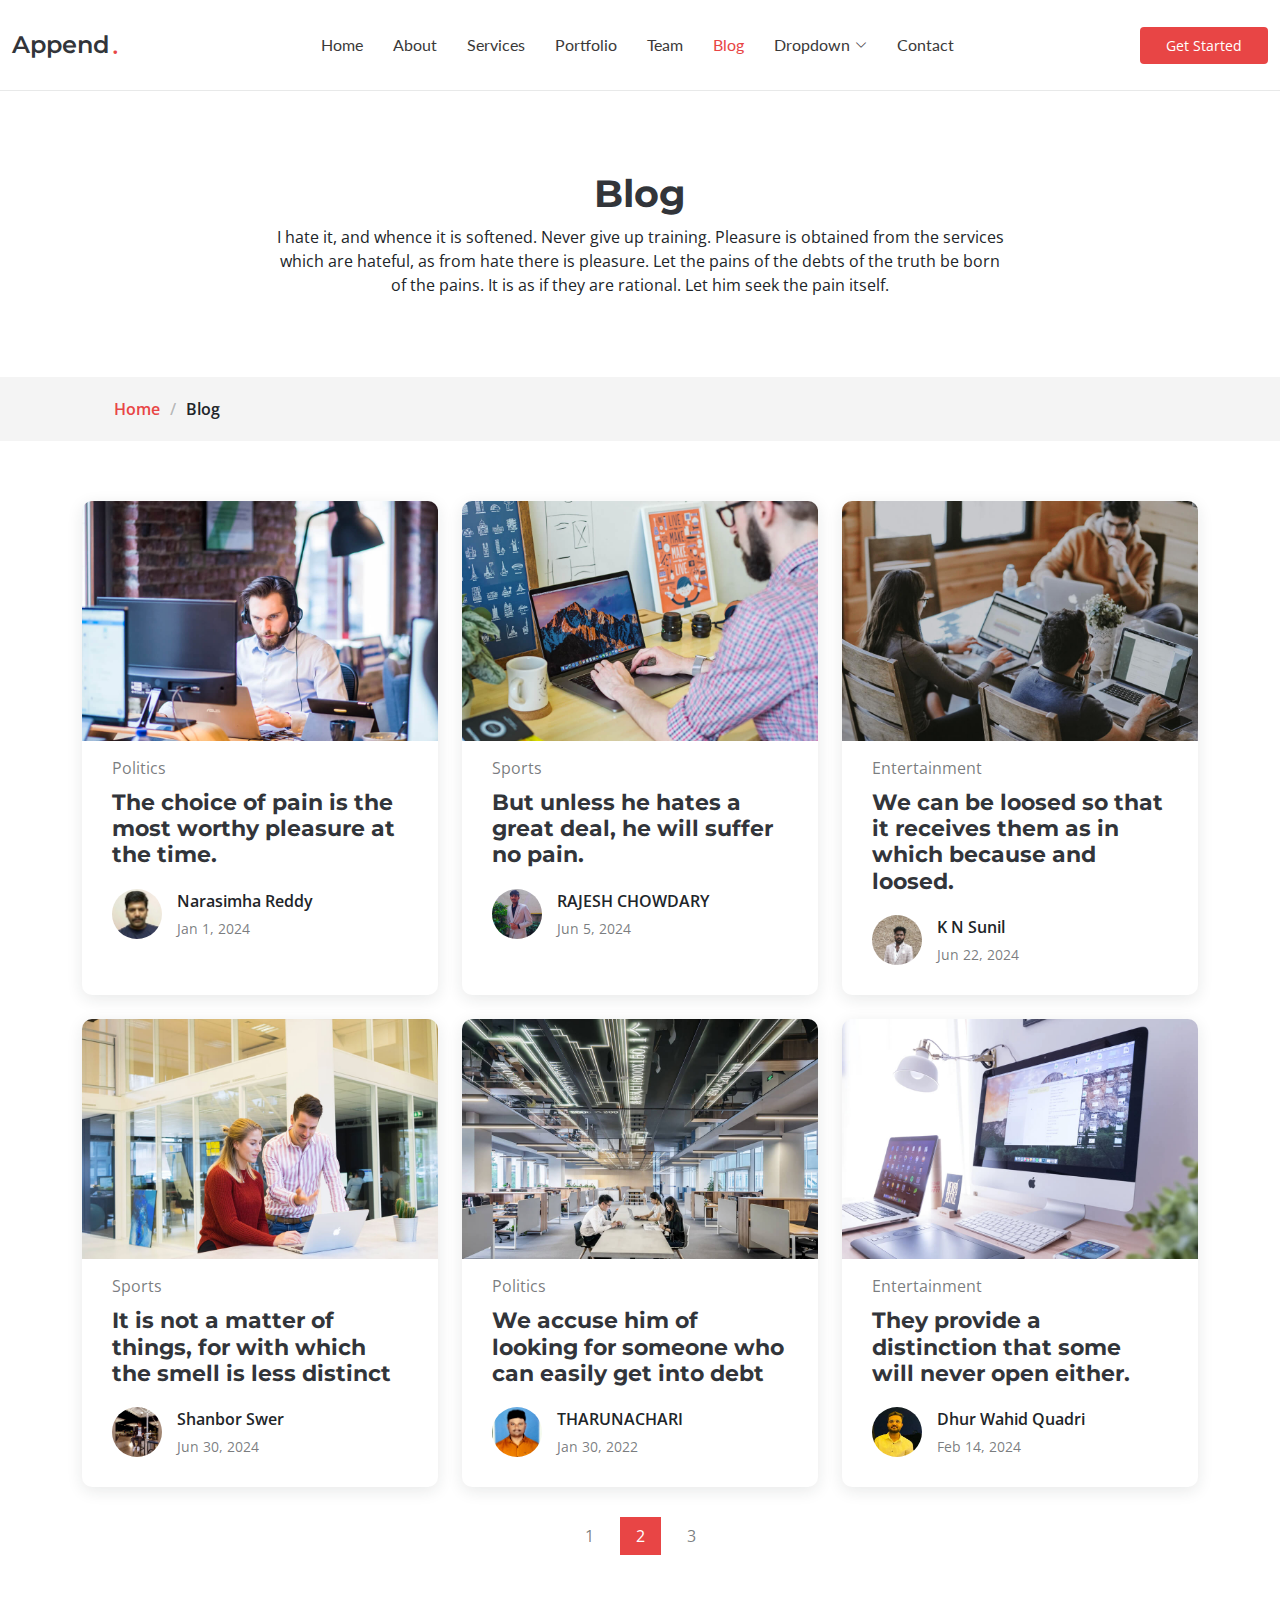
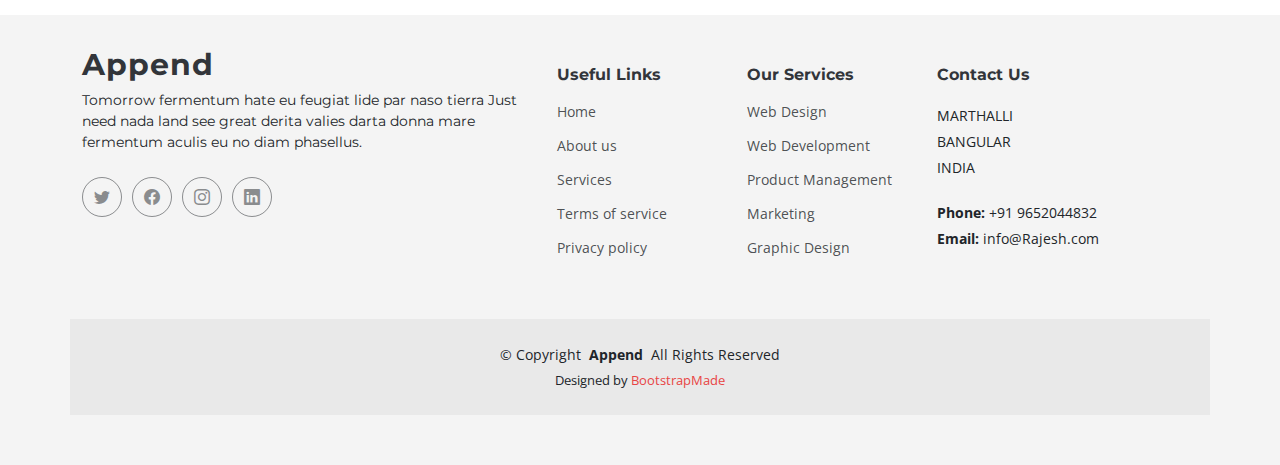
<file: blog.html>
<!DOCTYPE html>
<html lang="en">

<head>
  <meta charset="utf-8">
  <meta content="width=device-width, initial-scale=1.0" name="viewport">

  <title>Blog - Append Bootstrap Temlate</title>
  <meta content="" name="description">
  <meta content="" name="keywords">

  <!-- Favicons -->
  <link href="assets/img/favicon.png" rel="icon">
  <link href="assets/img/apple-touch-icon.png" rel="apple-touch-icon">

  <!-- Fonts -->
  <link href="https://fonts.googleapis.com" rel="preconnect">
  <link href="https://fonts.gstatic.com" rel="preconnect" crossorigin>
  <link href="https://fonts.googleapis.com/css2?family=Open+Sans:ital,wght@0,300;0,400;0,500;0,600;0,700;0,800;1,300;1,400;1,500;1,600;1,700;1,800&family=Montserrat:ital,wght@0,100;0,200;0,300;0,400;0,500;0,600;0,700;0,800;0,900;1,100;1,200;1,300;1,400;1,500;1,600;1,700;1,800;1,900&family=Lato:ital,wght@0,100;0,300;0,400;0,700;0,900;1,100;1,300;1,400;1,700;1,900&display=swap" rel="stylesheet">

  <!-- Vendor CSS Files -->
  <link href="assets/vendor/bootstrap/css/bootstrap.min.css" rel="stylesheet">
  <link href="assets/vendor/bootstrap-icons/bootstrap-icons.css" rel="stylesheet">
  <link href="assets/vendor/glightbox/css/glightbox.min.css" rel="stylesheet">
  <link href="assets/vendor/swiper/swiper-bundle.min.css" rel="stylesheet">
  <link href="assets/vendor/aos/aos.css" rel="stylesheet">

  <!-- Template Main CSS File -->
  <link href="assets/css/main.css" rel="stylesheet">

  <!-- =======================================================
  * Template Name: Append
  * Updated: Jan 09 2024 with Bootstrap v5.3.2
  * Template URL: https://bootstrapmade.com/append-bootstrap-website-template/
  * Author: BootstrapMade.com
  * License: https://bootstrapmade.com/license/
  ======================================================== -->
</head>

<body class="blog-page" data-bs-spy="scroll" data-bs-target="#navmenu">

  <!-- ======= Header ======= -->
  <header id="header" class="header sticky-top d-flex align-items-center">
    <div class="container-fluid d-flex align-items-center justify-content-between">

      <a href="index.html" class="logo d-flex align-items-center me-auto me-xl-0">
        <!-- Uncomment the line below if you also wish to use an image logo -->
        <!-- <img src="assets/img/logo.png" alt=""> -->
        <h1>Append</h1>
        <span>.</span>
      </a>

      <!-- Nav Menu -->
      <nav id="navmenu" class="navmenu">
        <ul>
          <li><a href="index.html#hero">Home</a></li>
          <li><a href="index.html#about">About</a></li>
          <li><a href="index.html#services">Services</a></li>
          <li><a href="index.html#portfolio">Portfolio</a></li>
          <li><a href="index.html#team">Team</a></li>
          <li><a href="blog.html" class="active">Blog</a></li>
          <li class="dropdown has-dropdown"><a href="#"><span>Dropdown</span> <i class="bi bi-chevron-down"></i></a>
            <ul class="dd-box-shadow">
              <li><a href="#">Dropdown 1</a></li>
              <li class="dropdown has-dropdown"><a href="#"><span>Deep Dropdown</span> <i class="bi bi-chevron-down"></i></a>
                <ul class="dd-box-shadow">
                  <li><a href="#">Deep Dropdown 1</a></li>
                  <li><a href="#">Deep Dropdown 2</a></li>
                  <li><a href="#">Deep Dropdown 3</a></li>
                  <li><a href="#">Deep Dropdown 4</a></li>
                  <li><a href="#">Deep Dropdown 5</a></li>
                </ul>
              </li>
              <li><a href="#">Dropdown 2</a></li>
              <li><a href="#">Dropdown 3</a></li>
              <li><a href="#">Dropdown 4</a></li>
            </ul>
          </li>
          <li><a href="index.html#contact">Contact</a></li>
        </ul>

        <i class="mobile-nav-toggle d-xl-none bi bi-list"></i>
      </nav><!-- End Nav Menu -->

      <a class="btn-getstarted" href="index.html#about">Get Started</a>

    </div>
  </header><!-- End Header -->

  <main id="main">

    <!-- Blog Page Title & Breadcrumbs -->
    <div data-aos="fade" class="page-title">
      <div class="heading">
        <div class="container">
          <div class="row d-flex justify-content-center text-center">
            <div class="col-lg-8">
              <h1>Blog</h1>
              <p class="mb-0">I hate it, and whence it is softened. Never give up training. Pleasure is obtained from the services which are hateful, as from hate there is pleasure. Let the pains of the debts of the truth be born of the pains. It is as if they are rational. Let him seek the pain itself.</p>
            </div>
          </div>
        </div>
      </div>
      <nav class="breadcrumbs">
        <div class="container">
          <ol>
            <li><a href="index.html">Home</a></li>
            <li class="current">Blog</li>
          </ol>
        </div>
      </nav>
    </div><!-- End Page Title -->

    <!-- Blog Section - Blog Page -->
    <section id="blog" class="blog">

      <div class="container" data-aos="fade-up" data-aos-delay="100">

        <div class="row gy-4 posts-list">

          <div class="col-xl-4 col-lg-6">
            <article>

              <div class="post-img">
                <img src="assets/img/blog/blog-1.jpg" alt="" class="img-fluid">
              </div>

              <p class="post-category">Politics</p>

              <h2 class="title">
                <a href="blog-details.html">The choice of pain is the most worthy pleasure at the time.</a>
              </h2>

              <div class="d-flex align-items-center">
                <img src="assets/img/blog/blog-author.jpg" alt="" class="img-fluid post-author-img flex-shrink-0">
                <div class="post-meta">
                  <p class="post-author">	Narasimha Reddy</p>
                  <p class="post-date">
                    <time datetime="2022-01-01">Jan 1, 2024</time>
                  </p>
                </div>
              </div>

            </article>
          </div><!-- End post list item -->

          <div class="col-xl-4 col-lg-6">
            <article>

              <div class="post-img">
                <img src="assets/img/blog/blog-2.jpg" alt="" class="img-fluid">
              </div>

              <p class="post-category">Sports</p>

              <h2 class="title">
                <a href="blog-details.html">But unless he hates a great deal, he will suffer no pain.</a>
              </h2>

              <div class="d-flex align-items-center">
                <img src="assets/img/blog/blog-author-2.jpg" alt="" class="img-fluid post-author-img flex-shrink-0">
                <div class="post-meta">
                  <p class="post-author">RAJESH CHOWDARY</p>
                  <p class="post-date">
                    <time datetime="2022-01-01">Jun 5, 2024</time>
                  </p>
                </div>
              </div>

            </article>
          </div><!-- End post list item -->

          <div class="col-xl-4 col-lg-6">
            <article>

              <div class="post-img">
                <img src="assets/img/blog/blog-3.jpg" alt="" class="img-fluid">
              </div>

              <p class="post-category">Entertainment</p>

              <h2 class="title">
                <a href="blog-details.html">We can be loosed so that it receives them as in which because and loosed.</a>
              </h2>

              <div class="d-flex align-items-center">
                <img src="assets/img/blog/blog-author-3.jpg" alt="" class="img-fluid post-author-img flex-shrink-0">
                <div class="post-meta">
                  <p class="post-author">	K N Sunil</p>
                  <p class="post-date">
                    <time datetime="2022-01-01">Jun 22, 2024</time>
                  </p>
                </div>
              </div>

            </article>
          </div><!-- End post list item -->

          <div class="col-xl-4 col-lg-6">
            <article>

              <div class="post-img">
                <img src="assets/img/blog/blog-4.jpg" alt="" class="img-fluid">
              </div>

              <p class="post-category">Sports</p>

              <h2 class="title">
                <a href="blog-details.html">It is not a matter of things, for with which the smell is less distinct</a>
              </h2>

              <div class="d-flex align-items-center">
                <img src="assets/img/blog/blog-author-4.jpg" alt="" class="img-fluid post-author-img flex-shrink-0">
                <div class="post-meta">
                  <p class="post-author">	Shanbor Swer</p>
                  <p class="post-date">
                    <time datetime="2022-01-01">Jun 30, 2024</time>
                  </p>
                </div>
              </div>

            </article>
          </div><!-- End post list item -->

          <div class="col-xl-4 col-lg-6">
            <article>

              <div class="post-img">
                <img src="assets/img/blog/blog-5.jpg" alt="" class="img-fluid">
              </div>

              <p class="post-category">Politics</p>

              <h2 class="title">
                <a href="blog-details.html">We accuse him of looking for someone who can easily get into debt</a>
              </h2>

              <div class="d-flex align-items-center">
                <img src="assets/img/blog/blog-author-5.jpg" alt="" class="img-fluid post-author-img flex-shrink-0">
                <div class="post-meta">
                  <p class="post-author">THARUNACHARI</p>
                  <p class="post-date">
                    <time datetime="2022-01-01">Jan 30, 2022</time>
                  </p>
                </div>
              </div>

            </article>
          </div><!-- End post list item -->

          <div class="col-xl-4 col-lg-6">
            <article>

              <div class="post-img">
                <img src="assets/img/blog/blog-6.jpg" alt="" class="img-fluid">
              </div>

              <p class="post-category">Entertainment</p>

              <h2 class="title">
                <a href="blog-details.html">They provide a distinction that some will never open either.</a>
              </h2>

              <div class="d-flex align-items-center">
                <img src="assets/img/blog/blog-author-6.jpg" alt="" class="img-fluid post-author-img flex-shrink-0">
                <div class="post-meta">
                  <p class="post-author">	Dhur Wahid Quadri</p>
                  <p class="post-date">
                    <time datetime="2022-01-01">Feb 14, 2024</time>
                  </p>
                </div>
              </div>

            </article>
          </div><!-- End post list item -->

        </div><!-- End blog posts list -->

        <div class="pagination d-flex justify-content-center">
          <ul>
            <li><a href="#">1</a></li>
            <li class="active"><a href="#">2</a></li>
            <li><a href="#">3</a></li>
          </ul>
        </div><!-- End pagination -->

      </div>

    </section><!-- End Blog Section -->

  </main>

  <!-- ======= Footer ======= -->
  <footer id="footer" class="footer">

    <div class="container footer-top">
      <div class="row gy-4">
        <div class="col-lg-5 col-md-12 footer-about">
          <a href="index.html" class="logo d-flex align-items-center">
            <span>Append</span>
          </a>
          <p>Tomorrow fermentum hate eu feugiat lide par naso tierra Just need nada land see great derita valies darta donna mare fermentum aculis eu no diam phasellus.</p>
          <div class="social-links d-flex mt-4">
            <a href=""><i class="bi bi-twitter"></i></a>
            <a href=""><i class="bi bi-facebook"></i></a>
            <a href=""><i class="bi bi-instagram"></i></a>
            <a href=""><i class="bi bi-linkedin"></i></a>
          </div>
        </div>

        <div class="col-lg-2 col-6 footer-links">
          <h4>Useful Links</h4>
          <ul>
            <li><a href="#">Home</a></li>
            <li><a href="#">About us</a></li>
            <li><a href="#">Services</a></li>
            <li><a href="#">Terms of service</a></li>
            <li><a href="#">Privacy policy</a></li>
          </ul>
        </div>

        <div class="col-lg-2 col-6 footer-links">
          <h4>Our Services</h4>
          <ul>
            <li><a href="#">Web Design</a></li>
            <li><a href="#">Web Development</a></li>
            <li><a href="#">Product Management</a></li>
            <li><a href="#">Marketing</a></li>
            <li><a href="#">Graphic Design</a></li>
          </ul>
        </div>

        <div class="col-lg-3 col-md-12 footer-contact text-center text-md-start">
          <h4>Contact Us</h4>
          <p>MARTHALLI</p>
          <p>BANGULAR</p>
          <p>INDIA</p>
          <p class="mt-4"><strong>Phone:</strong> <span>+91 9652044832</span></p>
          <p><strong>Email:</strong> <span>info@Rajesh.com</span></p>
        </div>

      </div>
    </div>

    <div class="container copyright text-center mt-4">
      <p>&copy; <span>Copyright</span> <strong class="px-1">Append</strong> <span>All Rights Reserved</span></p>
      <div class="credits">
        <!-- All the links in the footer should remain intact. -->
        <!-- You can delete the links only if you've purchased the pro version. -->
        <!-- Licensing information: https://bootstrapmade.com/license/ -->
        <!-- Purchase the pro version with working PHP/AJAX contact form: [buy-url] -->
        Designed by <a href="https://www.prostackacademy.com/">BootstrapMade</a>
      </div>
    </div>

  </footer><!-- End Footer -->

  <!-- Scroll Top Button -->
  <a href="#" id="scroll-top" class="scroll-top d-flex align-items-center justify-content-center"><i class="bi bi-arrow-up-short"></i></a>

  <!-- Preloader -->
  <div id="preloader">
    <div></div>
    <div></div>
    <div></div>
    <div></div>
  </div>

  <!-- Vendor JS Files -->
  <script src="assets/vendor/bootstrap/js/bootstrap.bundle.min.js"></script>
  <script src="assets/vendor/glightbox/js/glightbox.min.js"></script>
  <script src="assets/vendor/purecounter/purecounter_vanilla.js"></script>
  <script src="assets/vendor/isotope-layout/isotope.pkgd.min.js"></script>
  <script src="assets/vendor/swiper/swiper-bundle.min.js"></script>
  <script src="assets/vendor/aos/aos.js"></script>
  <script src="assets/vendor/php-email-form/validate.js"></script>

  <!-- Template Main JS File -->
  <script src="assets/js/main.js"></script>

</body>

</html>
</file>
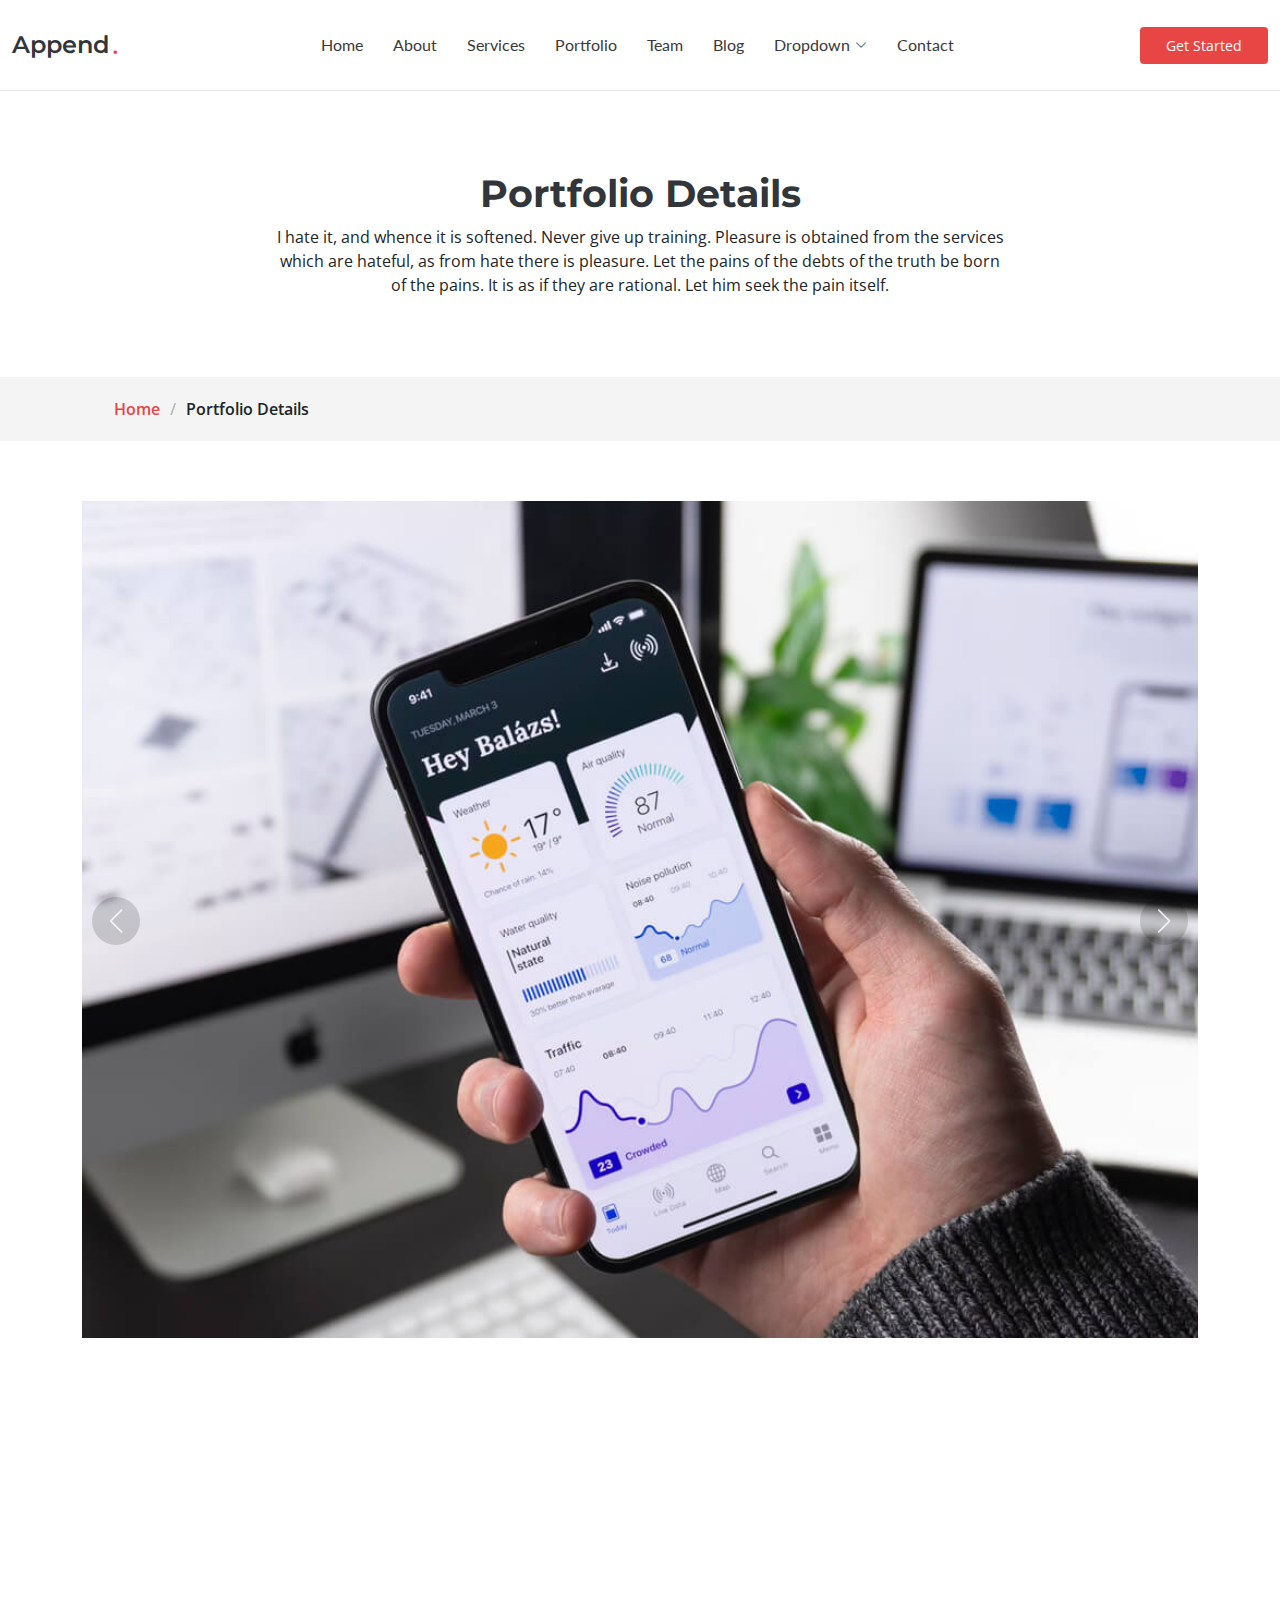
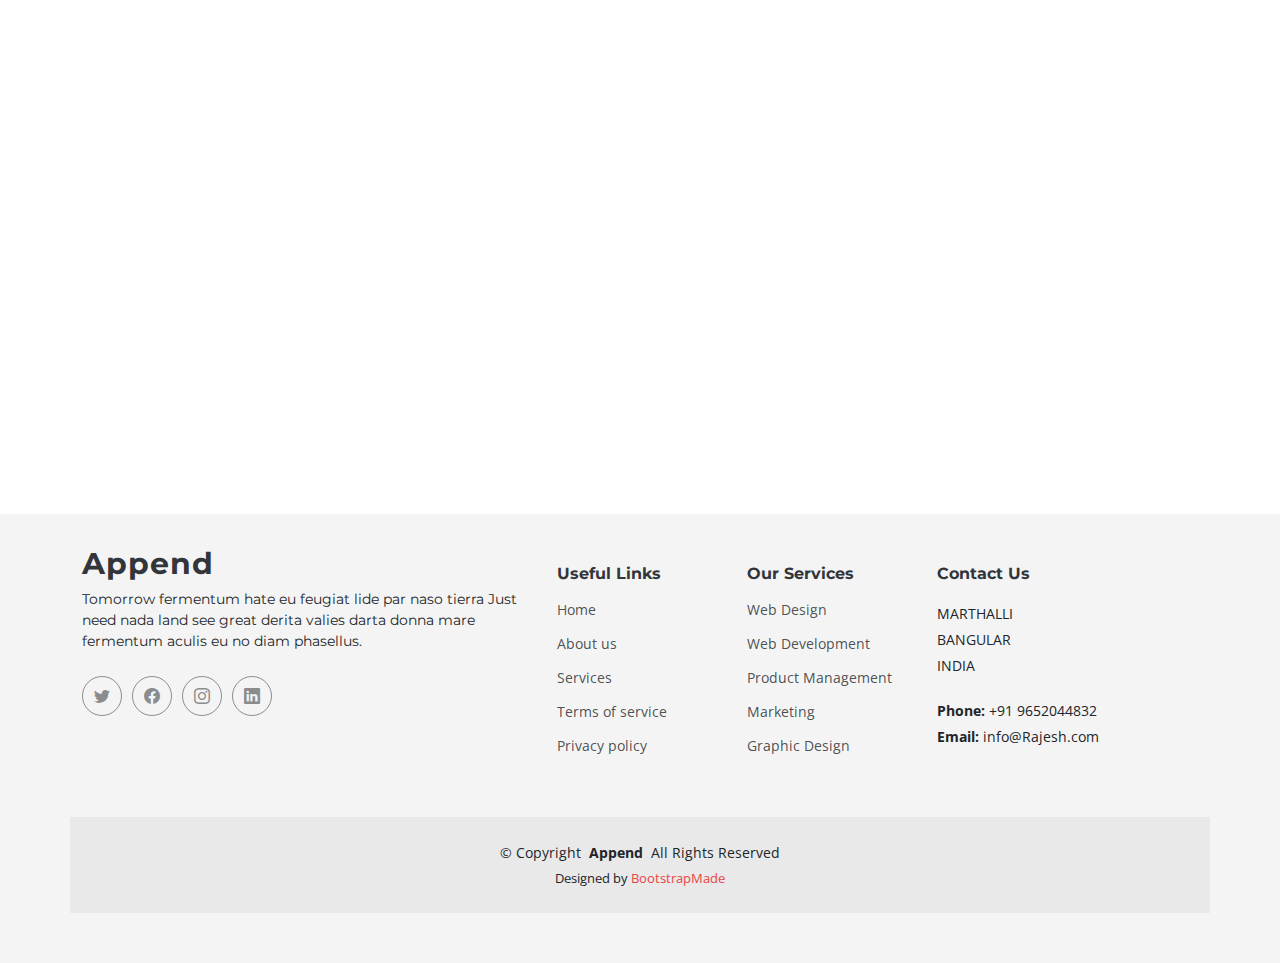
<file: portfolio-details.html>
<!DOCTYPE html>
<html lang="en">

<head>
  <meta charset="utf-8">
  <meta content="width=device-width, initial-scale=1.0" name="viewport">

  <title>Portfolio Details - Append Bootstrap Temlate</title>
  <meta content="" name="description">
  <meta content="" name="keywords">

  <!-- Favicons -->
  <link href="assets/img/favicon.png" rel="icon">
  <link href="assets/img/apple-touch-icon.png" rel="apple-touch-icon">

  <!-- Fonts -->
  <link href="https://fonts.googleapis.com" rel="preconnect">
  <link href="https://fonts.gstatic.com" rel="preconnect" crossorigin>
  <link href="https://fonts.googleapis.com/css2?family=Open+Sans:ital,wght@0,300;0,400;0,500;0,600;0,700;0,800;1,300;1,400;1,500;1,600;1,700;1,800&family=Montserrat:ital,wght@0,100;0,200;0,300;0,400;0,500;0,600;0,700;0,800;0,900;1,100;1,200;1,300;1,400;1,500;1,600;1,700;1,800;1,900&family=Lato:ital,wght@0,100;0,300;0,400;0,700;0,900;1,100;1,300;1,400;1,700;1,900&display=swap" rel="stylesheet">

  <!-- Vendor CSS Files -->
  <link href="assets/vendor/bootstrap/css/bootstrap.min.css" rel="stylesheet">
  <link href="assets/vendor/bootstrap-icons/bootstrap-icons.css" rel="stylesheet">
  <link href="assets/vendor/glightbox/css/glightbox.min.css" rel="stylesheet">
  <link href="assets/vendor/swiper/swiper-bundle.min.css" rel="stylesheet">
  <link href="assets/vendor/aos/aos.css" rel="stylesheet">

  <!-- Template Main CSS File -->
  <link href="assets/css/main.css" rel="stylesheet">

  <!-- =======================================================
  * Template Name: Append
  * Updated: Jan 09 2024 with Bootstrap v5.3.2
  * Template URL: https://bootstrapmade.com/append-bootstrap-website-template/
  * Author: BootstrapMade.com
  * License: https://bootstrapmade.com/license/
  ======================================================== -->
</head>

<body class="portfolio-details-page" data-bs-spy="scroll" data-bs-target="#navmenu">

  <!-- ======= Header ======= -->
  <header id="header" class="header sticky-top d-flex align-items-center">
    <div class="container-fluid d-flex align-items-center justify-content-between">

      <a href="index.html" class="logo d-flex align-items-center me-auto me-xl-0">
        <!-- Uncomment the line below if you also wish to use an image logo -->
        <!-- <img src="assets/img/logo.png" alt=""> -->
        <h1>Append</h1>
        <span>.</span>
      </a>

      <!-- Nav Menu -->
      <nav id="navmenu" class="navmenu">
        <ul>
          <li><a href="index.html#hero">Home</a></li>
          <li><a href="index.html#about">About</a></li>
          <li><a href="index.html#services">Services</a></li>
          <li><a href="index.html#portfolio">Portfolio</a></li>
          <li><a href="index.html#team">Team</a></li>
          <li><a href="blog.html">Blog</a></li>
          <li class="dropdown has-dropdown"><a href="#"><span>Dropdown</span> <i class="bi bi-chevron-down"></i></a>
            <ul class="dd-box-shadow">
              <li><a href="#">Dropdown 1</a></li>
              <li class="dropdown has-dropdown"><a href="#"><span>Deep Dropdown</span> <i class="bi bi-chevron-down"></i></a>
                <ul class="dd-box-shadow">
                  <li><a href="#">Deep Dropdown 1</a></li>
                  <li><a href="#">Deep Dropdown 2</a></li>
                  <li><a href="#">Deep Dropdown 3</a></li>
                  <li><a href="#">Deep Dropdown 4</a></li>
                  <li><a href="#">Deep Dropdown 5</a></li>
                </ul>
              </li>
              <li><a href="#">Dropdown 2</a></li>
              <li><a href="#">Dropdown 3</a></li>
              <li><a href="#">Dropdown 4</a></li>
            </ul>
          </li>
          <li><a href="index.html#contact">Contact</a></li>
        </ul>

        <i class="mobile-nav-toggle d-xl-none bi bi-list"></i>
      </nav><!-- End Nav Menu -->

      <a class="btn-getstarted" href="index.html#about">Get Started</a>

    </div>
  </header><!-- End Header -->

  <main id="main">

    <!-- Portfolio Details Page Title & Breadcrumbs -->
    <div data-aos="fade" class="page-title">
      <div class="heading">
        <div class="container">
          <div class="row d-flex justify-content-center text-center">
            <div class="col-lg-8">
              <h1>Portfolio Details</h1>
              <p class="mb-0">I hate it, and whence it is softened. Never give up training. Pleasure is obtained from the services which are hateful, as from hate there is pleasure. Let the pains of the debts of the truth be born of the pains. It is as if they are rational. Let him seek the pain itself.</p>
            </div>
          </div>
        </div>
      </div>
      <nav class="breadcrumbs">
        <div class="container">
          <ol>
            <li><a href="index.html">Home</a></li>
            <li class="current">Portfolio Details</li>
          </ol>
        </div>
      </nav>
    </div><!-- End Page Title -->

    <!-- Portfolio-details Section - Portfolio Details Page -->
    <section id="portfolio-details" class="portfolio-details">

      <div class="container" data-aos="fade-up">

        <div class="portfolio-details-slider swiper">
          <template class="swiper-config">
            {
            "loop": true,
            "speed" : 600,
            "autoplay": {
            "delay": 5000
            },
            "slidesPerView": "auto",
            "navigation": {
            "nextEl": ".swiper-button-next",
            "prevEl": ".swiper-button-prev"
            }
            }
          </template>
          <div class="swiper-wrapper align-items-center">

            <div class="swiper-slide">
              <img src="assets/img/portfolio/app-1.jpg" alt="">
            </div>

            <div class="swiper-slide">
              <img src="assets/img/portfolio/product-1.jpg" alt="">
            </div>

            <div class="swiper-slide">
              <img src="assets/img/portfolio/branding-1.jpg" alt="">
            </div>

            <div class="swiper-slide">
              <img src="assets/img/portfolio/books-1.jpg" alt="">
            </div>

          </div>
          <div class="swiper-button-prev"></div>
          <div class="swiper-button-next"></div>
        </div>

        <div class="row justify-content-between gy-4 mt-4">

          <div class="col-lg-8" data-aos="fade-up">
            <div class="portfolio-description">
              <h2>This is an example of portfolio details</h2>
              <p>
                But he himself, for the rest of the body of things. Who, therefore, pains them, finding them in the labor of convenience, because because He does not undertake the practice of repudiating duties, and therefore does not undertake duties. They do not know the pleasure of the services of the accusers. I did not follow him, but to be when they left him.
              </p>
              <p>
                He who forgives pain will have pleasure in pleasure. He is not born as if he were born. The error of the present, the pains of the things less to follow because of the truth. They do not know the pains and sufferings of trouble.
              </p>

              <div class="testimonial-item">
                <p>
                  <i class="bi bi-quote quote-icon-left"></i>
                  <span>Export time, however, I was for the evils of the evils that I was going to be angry with the effort that I was going to be the one who was the one who was going to be the one who wanted to be.</span>
                  <i class="bi bi-quote quote-icon-right"></i>
                </p>
                <div>
                  <img src="assets/img/testimonials/testimonials-2.jpg" class="testimonial-img" alt="">
                  <h3>RAJESH CHOWDARY</h3>
                  <h4>Designer</h4>
                </div>
              </div>

              <p>
                It hinders the very thing and something from pains and pleasures as it were. Look at their darkness and their great spirit. Some people are not those who take life in life. Rejections occur the less they leave to be assumed in time. The choice is the pleasure of the needs.
              </p>

              <p>
                There are pleasures that are easy for the wise man, which he hates or repels from debts. Trouble and freedom. I will explain and what needs and the like who pain him. And those who do not know the present matter never.
              </p>

            </div>
          </div>

          <div class="col-lg-3" data-aos="fade-up" data-aos-delay="100">
            <div class="portfolio-info">
              <h3>Project information</h3>
              <ul>
                <li><strong>Category</strong> Web design</li>
                <li><strong>Client</strong> ASU Company</li>
                <li><strong>Project date</strong> 01 March, 2020</li>
                <li><strong>Project URL</strong> <a href="#">www.example.com</a></li>
                <li><a href="#" class="btn-visit align-self-start">Visit Website</a></li>
              </ul>
            </div>
          </div>

        </div>

      </div>

    </section><!-- End Portfolio-details Section -->

  </main>

  <!-- ======= Footer ======= -->
  <footer id="footer" class="footer">

    <div class="container footer-top">
      <div class="row gy-4">
        <div class="col-lg-5 col-md-12 footer-about">
          <a href="index.html" class="logo d-flex align-items-center">
            <span>Append</span>
          </a>
          <p>Tomorrow fermentum hate eu feugiat lide par naso tierra Just need nada land see great derita valies darta donna mare fermentum aculis eu no diam phasellus.</p>
          <div class="social-links d-flex mt-4">
            <a href=""><i class="bi bi-twitter"></i></a>
            <a href=""><i class="bi bi-facebook"></i></a>
            <a href=""><i class="bi bi-instagram"></i></a>
            <a href=""><i class="bi bi-linkedin"></i></a>
          </div>
        </div>

        <div class="col-lg-2 col-6 footer-links">
          <h4>Useful Links</h4>
          <ul>
            <li><a href="#">Home</a></li>
            <li><a href="#">About us</a></li>
            <li><a href="#">Services</a></li>
            <li><a href="#">Terms of service</a></li>
            <li><a href="#">Privacy policy</a></li>
          </ul>
        </div>

        <div class="col-lg-2 col-6 footer-links">
          <h4>Our Services</h4>
          <ul>
            <li><a href="#">Web Design</a></li>
            <li><a href="#">Web Development</a></li>
            <li><a href="#">Product Management</a></li>
            <li><a href="#">Marketing</a></li>
            <li><a href="#">Graphic Design</a></li>
          </ul>
        </div>

        <div class="col-lg-3 col-md-12 footer-contact text-center text-md-start">
          <h4>Contact Us</h4>
          <p>MARTHALLI</p>
          <p>BANGULAR</p>
          <p>INDIA</p>
          <p class="mt-4"><strong>Phone:</strong> <span>+91 9652044832</span></p>
          <p><strong>Email:</strong> <span>info@Rajesh.com</span></p>
        </div>

      </div>
    </div>

    <div class="container copyright text-center mt-4">
      <p>&copy; <span>Copyright</span> <strong class="px-1">Append</strong> <span>All Rights Reserved</span></p>
      <div class="credits">
        <!-- All the links in the footer should remain intact. -->
        <!-- You can delete the links only if you've purchased the pro version. -->
        <!-- Licensing information: https://bootstrapmade.com/license/ -->
        <!-- Purchase the pro version with working PHP/AJAX contact form: [buy-url] -->
        Designed by <a href="https://www.prostackacademy.com/">BootstrapMade</a>
      </div>
    </div>

  </footer><!-- End Footer -->

  <!-- Scroll Top Button -->
  <a href="#" id="scroll-top" class="scroll-top d-flex align-items-center justify-content-center"><i class="bi bi-arrow-up-short"></i></a>

  <!-- Preloader -->
  <div id="preloader">
    <div></div>
    <div></div>
    <div></div>
    <div></div>
  </div>

  <!-- Vendor JS Files -->
  <script src="assets/vendor/bootstrap/js/bootstrap.bundle.min.js"></script>
  <script src="assets/vendor/glightbox/js/glightbox.min.js"></script>
  <script src="assets/vendor/purecounter/purecounter_vanilla.js"></script>
  <script src="assets/vendor/isotope-layout/isotope.pkgd.min.js"></script>
  <script src="assets/vendor/swiper/swiper-bundle.min.js"></script>
  <script src="assets/vendor/aos/aos.js"></script>
  <script src="assets/vendor/php-email-form/validate.js"></script>

  <!-- Template Main JS File -->
  <script src="assets/js/main.js"></script>

</body>

</html>
</file>
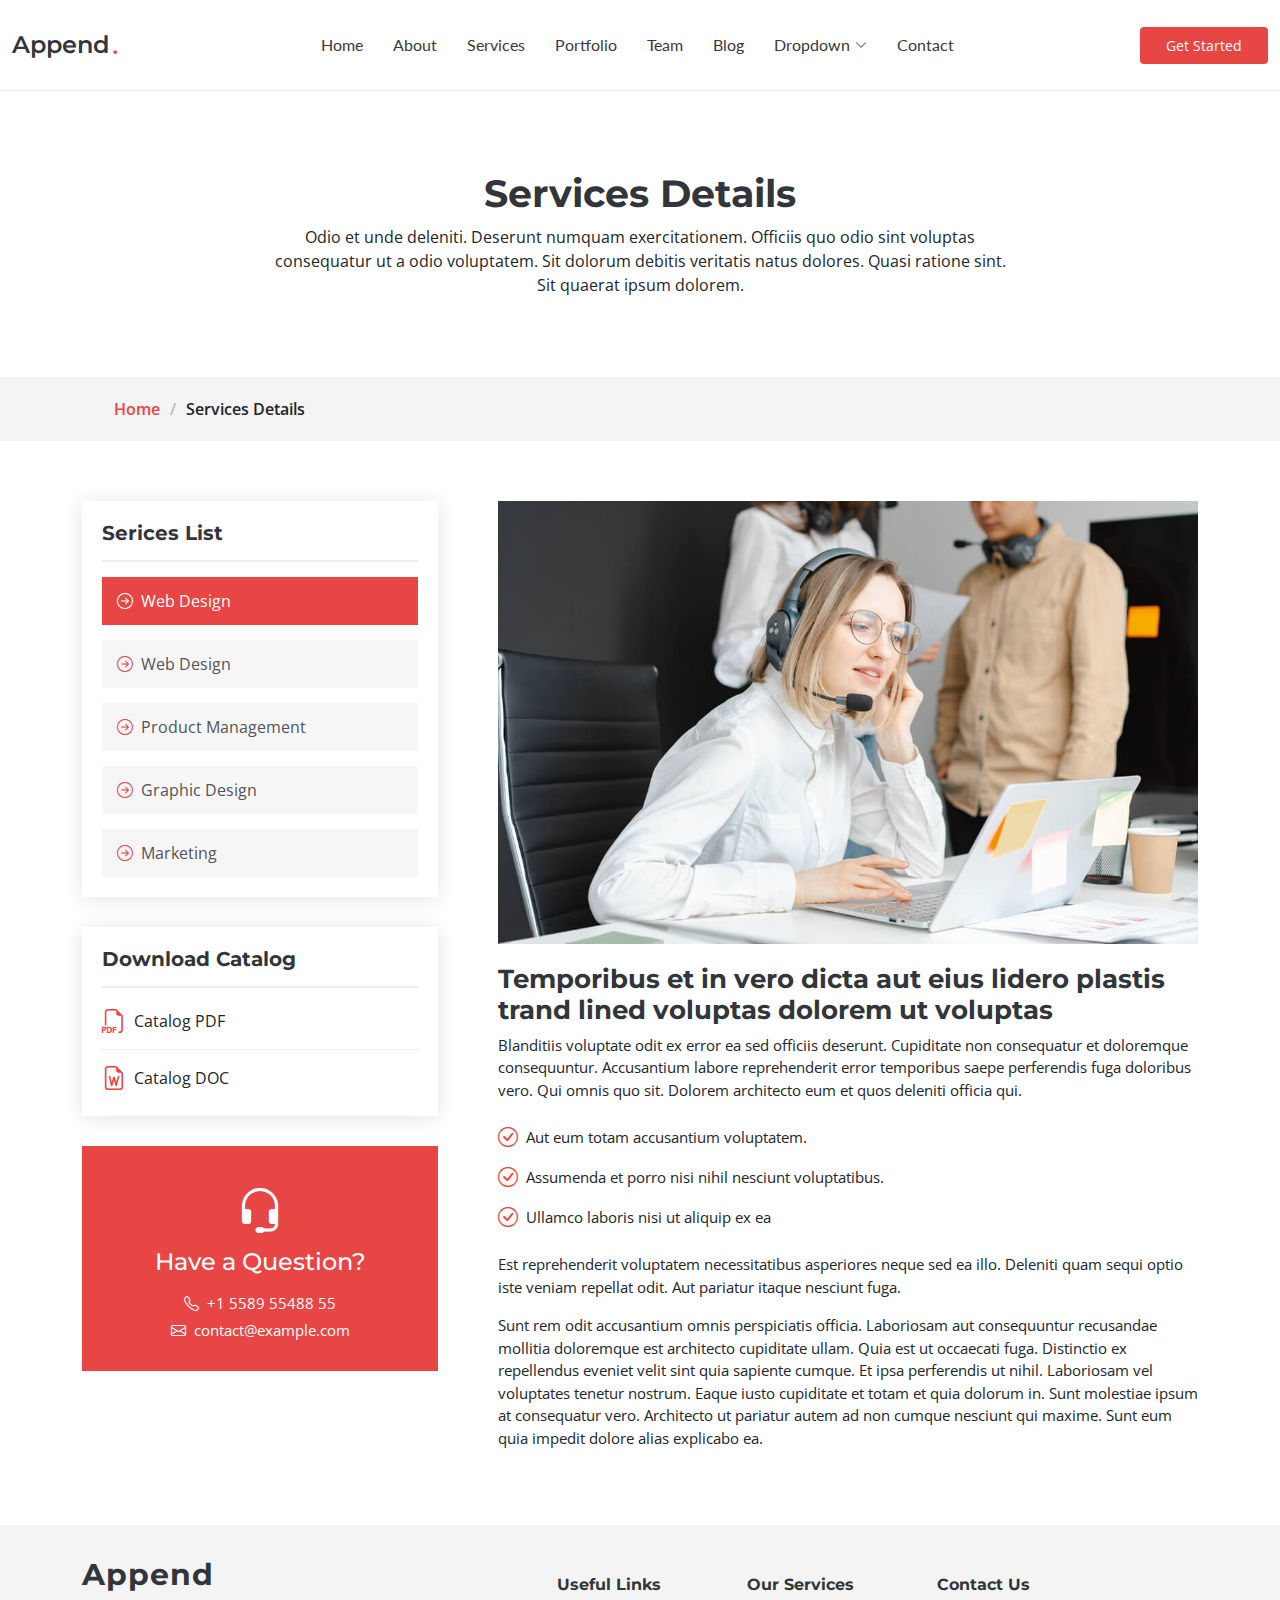
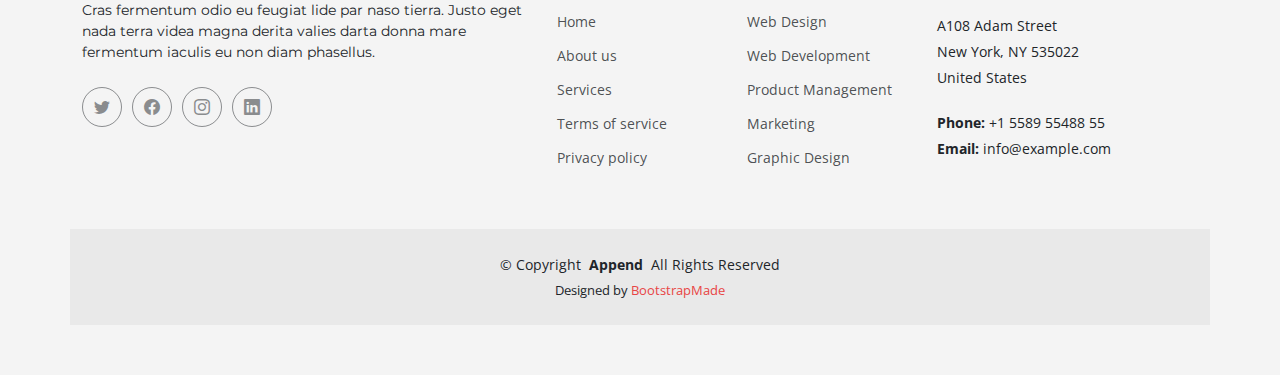
<file: services-details.html>
<!DOCTYPE html>
<html lang="en">

<head>
  <meta charset="utf-8">
  <meta content="width=device-width, initial-scale=1.0" name="viewport">

  <title>Services Details - Append Bootstrap Temlate</title>
  <meta content="" name="description">
  <meta content="" name="keywords">

  <!-- Favicons -->
  <link href="assets/img/favicon.png" rel="icon">
  <link href="assets/img/apple-touch-icon.png" rel="apple-touch-icon">

  <!-- Fonts -->
  <link href="https://fonts.googleapis.com" rel="preconnect">
  <link href="https://fonts.gstatic.com" rel="preconnect" crossorigin>
  <link href="https://fonts.googleapis.com/css2?family=Open+Sans:ital,wght@0,300;0,400;0,500;0,600;0,700;0,800;1,300;1,400;1,500;1,600;1,700;1,800&family=Montserrat:ital,wght@0,100;0,200;0,300;0,400;0,500;0,600;0,700;0,800;0,900;1,100;1,200;1,300;1,400;1,500;1,600;1,700;1,800;1,900&family=Lato:ital,wght@0,100;0,300;0,400;0,700;0,900;1,100;1,300;1,400;1,700;1,900&display=swap" rel="stylesheet">

  <!-- Vendor CSS Files -->
  <link href="assets/vendor/bootstrap/css/bootstrap.min.css" rel="stylesheet">
  <link href="assets/vendor/bootstrap-icons/bootstrap-icons.css" rel="stylesheet">
  <link href="assets/vendor/glightbox/css/glightbox.min.css" rel="stylesheet">
  <link href="assets/vendor/swiper/swiper-bundle.min.css" rel="stylesheet">
  <link href="assets/vendor/aos/aos.css" rel="stylesheet">

  <!-- Template Main CSS File -->
  <link href="assets/css/main.css" rel="stylesheet">

  <!-- =======================================================
  * Template Name: Append
  * Updated: Jan 09 2024 with Bootstrap v5.3.2
  * Template URL: https://bootstrapmade.com/append-bootstrap-website-template/
  * Author: BootstrapMade.com
  * License: https://bootstrapmade.com/license/
  ======================================================== -->
</head>

<body class="services-details-page" data-bs-spy="scroll" data-bs-target="#navmenu">

  <!-- ======= Header ======= -->
  <header id="header" class="header sticky-top d-flex align-items-center">
    <div class="container-fluid d-flex align-items-center justify-content-between">

      <a href="index.html" class="logo d-flex align-items-center me-auto me-xl-0">
        <!-- Uncomment the line below if you also wish to use an image logo -->
        <!-- <img src="assets/img/logo.png" alt=""> -->
        <h1>Append</h1>
        <span>.</span>
      </a>

      <!-- Nav Menu -->
      <nav id="navmenu" class="navmenu">
        <ul>
          <li><a href="index.html#hero">Home</a></li>
          <li><a href="index.html#about">About</a></li>
          <li><a href="index.html#services">Services</a></li>
          <li><a href="index.html#portfolio">Portfolio</a></li>
          <li><a href="index.html#team">Team</a></li>
          <li><a href="blog.html">Blog</a></li>
          <li class="dropdown has-dropdown"><a href="#"><span>Dropdown</span> <i class="bi bi-chevron-down"></i></a>
            <ul class="dd-box-shadow">
              <li><a href="#">Dropdown 1</a></li>
              <li class="dropdown has-dropdown"><a href="#"><span>Deep Dropdown</span> <i class="bi bi-chevron-down"></i></a>
                <ul class="dd-box-shadow">
                  <li><a href="#">Deep Dropdown 1</a></li>
                  <li><a href="#">Deep Dropdown 2</a></li>
                  <li><a href="#">Deep Dropdown 3</a></li>
                  <li><a href="#">Deep Dropdown 4</a></li>
                  <li><a href="#">Deep Dropdown 5</a></li>
                </ul>
              </li>
              <li><a href="#">Dropdown 2</a></li>
              <li><a href="#">Dropdown 3</a></li>
              <li><a href="#">Dropdown 4</a></li>
            </ul>
          </li>
          <li><a href="index.html#contact">Contact</a></li>
        </ul>

        <i class="mobile-nav-toggle d-xl-none bi bi-list"></i>
      </nav><!-- End Nav Menu -->

      <a class="btn-getstarted" href="index.html#about">Get Started</a>

    </div>
  </header><!-- End Header -->

  <main id="main">

    <!-- Services Details Page Title & Breadcrumbs -->
    <div data-aos="fade" class="page-title">
      <div class="heading">
        <div class="container">
          <div class="row d-flex justify-content-center text-center">
            <div class="col-lg-8">
              <h1>Services Details</h1>
              <p class="mb-0">Odio et unde deleniti. Deserunt numquam exercitationem. Officiis quo odio sint voluptas consequatur ut a odio voluptatem. Sit dolorum debitis veritatis natus dolores. Quasi ratione sint. Sit quaerat ipsum dolorem.</p>
            </div>
          </div>
        </div>
      </div>
      <nav class="breadcrumbs">
        <div class="container">
          <ol>
            <li><a href="index.html">Home</a></li>
            <li class="current">Services Details</li>
          </ol>
        </div>
      </nav>
    </div><!-- End Page Title -->

    <!-- Service-details Section - Services Details Page -->
    <section id="service-details" class="service-details">

      <div class="container">

        <div class="row gy-5">

          <div class="col-lg-4" data-aos="fade-up" data-aos-delay="100">

            <div class="service-box">
              <h4>Serices List</h4>
              <div class="services-list">
                <a href="#" class="active"><i class="bi bi-arrow-right-circle"></i><span>Web Design</span></a>
                <a href="#"><i class="bi bi-arrow-right-circle"></i><span>Web Design</span></a>
                <a href="#"><i class="bi bi-arrow-right-circle"></i><span>Product Management</span></a>
                <a href="#"><i class="bi bi-arrow-right-circle"></i><span>Graphic Design</span></a>
                <a href="#"><i class="bi bi-arrow-right-circle"></i><span>Marketing</span></a>
              </div>
            </div><!-- End Services List -->

            <div class="service-box">
              <h4>Download Catalog</h4>
              <div class="download-catalog">
                <a href="#"><i class="bi bi-filetype-pdf"></i><span>Catalog PDF</span></a>
                <a href="#"><i class="bi bi-file-earmark-word"></i><span>Catalog DOC</span></a>
              </div>
            </div><!-- End Services List -->

            <div class="help-box d-flex flex-column justify-content-center align-items-center">
              <i class="bi bi-headset help-icon"></i>
              <h4>Have a Question?</h4>
              <p class="d-flex align-items-center mt-2 mb-0"><i class="bi bi-telephone me-2"></i> <span>+1 5589 55488 55</span></p>
              <p class="d-flex align-items-center mt-1 mb-0"><i class="bi bi-envelope me-2"></i> <a href="mailto:contact@example.com">contact@example.com</a></span></p>
            </div>

          </div>

          <div class="col-lg-8 ps-lg-5" data-aos="fade-up" data-aos-delay="200">
            <img src="assets/img/services.jpg" alt="" class="img-fluid services-img">
            <h3>Temporibus et in vero dicta aut eius lidero plastis trand lined voluptas dolorem ut voluptas</h3>
            <p>
              Blanditiis voluptate odit ex error ea sed officiis deserunt. Cupiditate non consequatur et doloremque consequuntur. Accusantium labore reprehenderit error temporibus saepe perferendis fuga doloribus vero. Qui omnis quo sit. Dolorem architecto eum et quos deleniti officia qui.
            </p>
            <ul>
              <li><i class="bi bi-check-circle"></i> <span>Aut eum totam accusantium voluptatem.</span></li>
              <li><i class="bi bi-check-circle"></i> <span>Assumenda et porro nisi nihil nesciunt voluptatibus.</span></li>
              <li><i class="bi bi-check-circle"></i> <span>Ullamco laboris nisi ut aliquip ex ea</span></li>
            </ul>
            <p>
              Est reprehenderit voluptatem necessitatibus asperiores neque sed ea illo. Deleniti quam sequi optio iste veniam repellat odit. Aut pariatur itaque nesciunt fuga.
            </p>
            <p>
              Sunt rem odit accusantium omnis perspiciatis officia. Laboriosam aut consequuntur recusandae mollitia doloremque est architecto cupiditate ullam. Quia est ut occaecati fuga. Distinctio ex repellendus eveniet velit sint quia sapiente cumque. Et ipsa perferendis ut nihil. Laboriosam vel voluptates tenetur nostrum. Eaque iusto cupiditate et totam et quia dolorum in. Sunt molestiae ipsum at consequatur vero. Architecto ut pariatur autem ad non cumque nesciunt qui maxime. Sunt eum quia impedit dolore alias explicabo ea.
            </p>
          </div>

        </div>

      </div>

    </section><!-- End Service-details Section -->

  </main>

  <!-- ======= Footer ======= -->
  <footer id="footer" class="footer">

    <div class="container footer-top">
      <div class="row gy-4">
        <div class="col-lg-5 col-md-12 footer-about">
          <a href="index.html" class="logo d-flex align-items-center">
            <span>Append</span>
          </a>
          <p>Cras fermentum odio eu feugiat lide par naso tierra. Justo eget nada terra videa magna derita valies darta donna mare fermentum iaculis eu non diam phasellus.</p>
          <div class="social-links d-flex mt-4">
            <a href=""><i class="bi bi-twitter"></i></a>
            <a href=""><i class="bi bi-facebook"></i></a>
            <a href=""><i class="bi bi-instagram"></i></a>
            <a href=""><i class="bi bi-linkedin"></i></a>
          </div>
        </div>

        <div class="col-lg-2 col-6 footer-links">
          <h4>Useful Links</h4>
          <ul>
            <li><a href="#">Home</a></li>
            <li><a href="#">About us</a></li>
            <li><a href="#">Services</a></li>
            <li><a href="#">Terms of service</a></li>
            <li><a href="#">Privacy policy</a></li>
          </ul>
        </div>

        <div class="col-lg-2 col-6 footer-links">
          <h4>Our Services</h4>
          <ul>
            <li><a href="#">Web Design</a></li>
            <li><a href="#">Web Development</a></li>
            <li><a href="#">Product Management</a></li>
            <li><a href="#">Marketing</a></li>
            <li><a href="#">Graphic Design</a></li>
          </ul>
        </div>

        <div class="col-lg-3 col-md-12 footer-contact text-center text-md-start">
          <h4>Contact Us</h4>
          <p>A108 Adam Street</p>
          <p>New York, NY 535022</p>
          <p>United States</p>
          <p class="mt-4"><strong>Phone:</strong> <span>+1 5589 55488 55</span></p>
          <p><strong>Email:</strong> <span>info@example.com</span></p>
        </div>

      </div>
    </div>

    <div class="container copyright text-center mt-4">
      <p>&copy; <span>Copyright</span> <strong class="px-1">Append</strong> <span>All Rights Reserved</span></p>
      <div class="credits">
        <!-- All the links in the footer should remain intact. -->
        <!-- You can delete the links only if you've purchased the pro version. -->
        <!-- Licensing information: https://bootstrapmade.com/license/ -->
        <!-- Purchase the pro version with working PHP/AJAX contact form: [buy-url] -->
        Designed by <a href="https://bootstrapmade.com/">BootstrapMade</a>
      </div>
    </div>

  </footer><!-- End Footer -->

  <!-- Scroll Top Button -->
  <a href="#" id="scroll-top" class="scroll-top d-flex align-items-center justify-content-center"><i class="bi bi-arrow-up-short"></i></a>

  <!-- Preloader -->
  <div id="preloader">
    <div></div>
    <div></div>
    <div></div>
    <div></div>
  </div>

  <!-- Vendor JS Files -->
  <script src="assets/vendor/bootstrap/js/bootstrap.bundle.min.js"></script>
  <script src="assets/vendor/glightbox/js/glightbox.min.js"></script>
  <script src="assets/vendor/purecounter/purecounter_vanilla.js"></script>
  <script src="assets/vendor/isotope-layout/isotope.pkgd.min.js"></script>
  <script src="assets/vendor/swiper/swiper-bundle.min.js"></script>
  <script src="assets/vendor/aos/aos.js"></script>
  <script src="assets/vendor/php-email-form/validate.js"></script>

  <!-- Template Main JS File -->
  <script src="assets/js/main.js"></script>

</body>

</html>
</file>
<file: assets/css/main.css>
/**
* Template Name: Append
* Updated: Jan 09 2024 with Bootstrap v5.3.2
* Template URL: https://bootstrapmade.com/append-bootstrap-website-template/
* Author: BootstrapMade.com
* License: https://bootstrapmade.com/license/
*/

/*--------------------------------------------------------------
# Font & Color Variables
# Help: https://bootstrapmade.com/color-system/
--------------------------------------------------------------*/
/* Fonts */
:root {
  --default-font: "Open Sans", system-ui, -apple-system, "Segoe UI", Roboto, "Helvetica Neue", Arial, "Noto Sans", "Liberation Sans", sans-serif, "Apple Color Emoji", "Segoe UI Emoji", "Segoe UI Symbol", "Noto Color Emoji";
  --heading-font: "Montserrat", sans-serif;
  --nav-font: "Lato", sans-serif;
}

/* Global Colors */
:root {
  --background-color: #ffffff;
  --background-color-rgb: 255, 255, 255;
  --default-color: #212529;
  --default-color-rgb: 33, 37, 41;
  --primary-color: #e84545;
  --primary-color-rgb: 232, 69, 69;
  --secondary-color: #32353a;
  --secondary-color-rgb: 50, 53, 58;
  --contrast-color: #ffffff;
  --contrast-color-rgb: 255, 255, 255;
}

/* Nav Menu Colors */
:root {
  --nav-color: #3a3939;
  --nav-hover-color: #e84545;
  --nav-dropdown-color: #3a3939;
  --nav-dropdown-hover-color: #e84545;
  --nav-dropdown-background-color: #ffffff;
  --nav-mobile-background-color: #ffffff;
}

/* Smooth scroll */
:root {
  scroll-behavior: smooth;
}

/*--------------------------------------------------------------
# General
--------------------------------------------------------------*/
body {
  color: var(--default-color);
  background-color: var(--background-color);
  font-family: var(--default-font);
}

a {
  color: var(--primary-color);
  text-decoration: none;
  transition: 0.3s;
}

a:hover {
  color: rgba(var(--primary-color-rgb), 0.7);
  text-decoration: none;
}

h1,
h2,
h3,
h4,
h5,
h6 {
  color: var(--secondary-color);
  font-family: var(--heading-font);
}

section {
  color: var(--default-color);
  background-color: var(--background-color);
  padding: 60px 0;
  overflow: clip;
}

/*--------------------------------------------------------------
# Section Title
--------------------------------------------------------------*/
.section-title {
  text-align: center;
  padding-bottom: 60px;
}

.section-title h2 {
  font-size: 32px;
  font-weight: 700;
  position: relative;
}

.section-title h2:before,
.section-title h2:after {
  content: "";
  width: 50px;
  height: 2px;
  background: var(--primary-color);
  display: inline-block;
}

.section-title h2:before {
  margin: 0 15px 10px 0;
}

.section-title h2:after {
  margin: 0 0 10px 15px;
}

.section-title p {
  margin-bottom: 0;
}

/*--------------------------------------------------------------
# Page Title & Breadcrumbs
--------------------------------------------------------------*/
.page-title {
  color: var(--default-color);
  background-color: var(--background-color);
}

.page-title .heading {
  padding: 80px 0;
  border-top: 1px solid rgba(var(--default-color-rgb), 0.1);
}

.page-title .heading h1 {
  font-size: 38px;
  font-weight: 700;
  color: var(--secondary-color);
}

.page-title nav {
  background-color: rgba(var(--default-color-rgb), 0.05);
  padding: 20px 0;
}

.page-title nav ol {
  display: flex;
  flex-wrap: wrap;
  list-style: none;
  margin: 0;
  font-size: 16px;
  font-weight: 600;
}

.page-title nav ol li+li {
  padding-left: 10px;
}

.page-title nav ol li+li::before {
  content: "/";
  display: inline-block;
  padding-right: 10px;
  color: rgba(var(--default-color-rgb), 0.3);
}

/*--------------------------------------------------------------
# Global Header
--------------------------------------------------------------*/
.header {
  --background-color: #ffffff;
  color: var(--default-color);
  background-color: var(--background-color);
  padding: 15px 0;
  transition: all 0.5s;
  z-index: 997;
}

.header .logo img {
  max-height: 40px;
  margin-right: 6px;
}

.header .logo h1 {
  font-size: 24px;
  margin: 0;
  font-weight: 600;
  color: var(--secondary-color);
}

.header .logo span {
  color: var(--primary-color);
  font-size: 24px;
  font-weight: 600;
  padding-left: 3px;
}

.header .btn-getstarted,
.header .btn-getstarted:focus {
  color: var(--contrast-color);
  background: var(--primary-color);
  font-size: 14px;
  padding: 8px 26px;
  margin: 0;
  border-radius: 4px;
  transition: 0.3s;
}

.header .btn-getstarted:hover,
.header .btn-getstarted:focus:hover {
  color: var(--contrast-color);
  background: rgba(var(--primary-color-rgb), 0.85);
}

@media (max-width: 1200px) {
  .header .logo {
    order: 1;
  }

  .header .btn-getstarted {
    order: 2;
    margin: 0 15px 0 0;
    padding: 6px 20px;
  }

  .header .navmenu {
    order: 3;
  }
}

/* Global Header on page scroll
------------------------------*/
.scrolled .header {
  --background-color: #ffffff;
  --secondary-color: #444444;
  --nav-color: #444444;
  --nav-hover-color: #e84545;
  box-shadow: 0 0 30px 10px rgba(0, 0, 0, 0.1);
}

/* Global Scroll Margin Top
------------------------------*/
section {
  scroll-margin-top: 90px;
}

@media (max-width: 1199px) {
  section {
    scroll-margin-top: 66px;
  }
}

/* Home Page Custom Header
------------------------------*/
.index-page .header {
  --background-color: rgba(255, 255, 255, 0);
  --secondary-color: #ffffff;
  --nav-color: rgba(255, 255, 255, 0.515);
  --nav-hover-color: #ffffff;
}

/* Home Page Custom Header on page scroll
------------------------------*/
.index-page.scrolled .header {
  --background-color: #ffffff;
  --secondary-color: #444444;
  --nav-color: #444444;
  --nav-hover-color: #d83535;
}

/*--------------------------------------------------------------
# Navigation Menu
--------------------------------------------------------------*/
/* Desktop Navigation */
@media (min-width: 1200px) {
  .navmenu {
    padding: 0;
  }

  .navmenu ul {
    margin: 0;
    padding: 0;
    display: flex;
    list-style: none;
    align-items: center;
  }

  .navmenu li {
    position: relative;
  }

  .navmenu a,
  .navmenu a:focus {
    color: var(--nav-color);
    padding: 18px 15px;
    font-size: 16px;
    font-family: var(--nav-font);
    font-weight: 400;
    display: flex;
    align-items: center;
    justify-content: space-between;
    white-space: nowrap;
    transition: 0.3s;
  }

  .navmenu a i,
  .navmenu a:focus i {
    font-size: 12px;
    line-height: 0;
    margin-left: 5px;
    transition: 0.3s;
  }

  .navmenu li:last-child a {
    padding-right: 0;
  }

  .navmenu li:hover>a,
  .navmenu .active,
  .navmenu .active:focus {
    color: var(--nav-hover-color);
  }

  .navmenu .dropdown ul {
    margin: 0;
    padding: 10px 0;
    background: var(--nav-dropdown-background-color);
    display: block;
    position: absolute;
    visibility: hidden;
    left: 14px;
    top: 130%;
    opacity: 0;
    transition: 0.3s;
    border-radius: 4px;
    z-index: 99;
  }

  .navmenu .dropdown ul li {
    min-width: 200px;
  }

  .navmenu .dropdown ul a {
    padding: 10px 20px;
    font-size: 15px;
    text-transform: none;
    color: var(--nav-dropdown-color);
  }

  .navmenu .dropdown ul a i {
    font-size: 12px;
  }

  .navmenu .dropdown ul a:hover,
  .navmenu .dropdown ul .active:hover,
  .navmenu .dropdown ul li:hover>a {
    color: var(--nav-dropdown-hover-color);
  }

  .navmenu .dropdown:hover>ul {
    opacity: 1;
    top: 100%;
    visibility: visible;
  }

  .navmenu .dropdown .dropdown ul {
    top: 0;
    left: -90%;
    visibility: hidden;
  }

  .navmenu .dropdown .dropdown:hover>ul {
    opacity: 1;
    top: 0;
    left: -100%;
    visibility: visible;
  }

  .navmenu .megamenu {
    position: static;
  }

  .navmenu .megamenu ul {
    margin: 0;
    padding: 10px;
    background: var(--nav-dropdown-background-color);
    box-shadow: 0px 0px 20px rgba(var(--default-color-rgb), 0.1);
    display: block;
    position: absolute;
    top: 130%;
    left: 0;
    right: 0;
    visibility: hidden;
    opacity: 0;
    display: flex;
    transition: 0.3s;
    border-radius: 4px;
    z-index: 99;
  }

  .navmenu .megamenu ul li {
    flex: 1;
  }

  .navmenu .megamenu ul li a,
  .navmenu .megamenu ul li:hover>a {
    padding: 10px 20px;
    font-size: 15px;
    color: var(--nav-dropdown-color);
  }

  .navmenu .megamenu ul li a:hover,
  .navmenu .megamenu ul li .active,
  .navmenu .megamenu ul li .active:hover {
    color: var(--nav-dropdown-hover-color);
  }

  .navmenu .megamenu:hover>ul {
    opacity: 1;
    top: 100%;
    visibility: visible;
  }

  .navmenu .dd-box-shadow {
    box-shadow: 0px 0px 30px rgba(var(--default-color-rgb), 0.15);
  }
}

/* Mobile Navigation */
@media (max-width: 1199px) {
  .mobile-nav-toggle {
    color: var(--nav-color);
    font-size: 28px;
    line-height: 0;
    margin-right: 10px;
    cursor: pointer;
    transition: color 0.3s;
  }

  .navmenu {
    padding: 0;
    z-index: 9997;
  }

  .navmenu ul {
    display: none;
    position: absolute;
    inset: 60px 20px 20px 20px;
    padding: 10px 0;
    margin: 0;
    border-radius: 6px;
    background-color: var(--nav-mobile-background-color);
    overflow-y: auto;
    transition: 0.3s;
    z-index: 9998;
    box-shadow: 0px 0px 30px rgba(var(--default-color-rgb), 0.1);
  }

  .navmenu a,
  .navmenu a:focus {
    color: var(--nav-dropdown-color);
    padding: 10px 20px;
    font-family: var(--nav-font);
    font-size: 17px;
    font-weight: 500;
    display: flex;
    align-items: center;
    justify-content: space-between;
    white-space: nowrap;
    transition: 0.3s;
  }

  .navmenu a i,
  .navmenu a:focus i {
    font-size: 12px;
    line-height: 0;
    margin-left: 5px;
    width: 30px;
    height: 30px;
    display: flex;
    align-items: center;
    justify-content: center;
    border-radius: 50%;
    transition: 0.3s;
    background-color: rgba(var(--primary-color-rgb), 0.1);
  }

  .navmenu a i:hover,
  .navmenu a:focus i:hover {
    background-color: var(--primary-color);
    color: var(--contrast-color);
  }

  .navmenu a:hover,
  .navmenu .active,
  .navmenu .active:focus {
    color: var(--nav-dropdown-hover-color);
  }

  .navmenu .active i,
  .navmenu .active:focus i {
    background-color: var(--primary-color);
    color: var(--contrast-color);
    transform: rotate(180deg);
  }

  .navmenu .dropdown ul,
  .navmenu .megamenu ul {
    position: static;
    display: none;
    z-index: 99;
    padding: 10px 0;
    margin: 10px 20px;
    background-color: var(--nav-dropdown-background-color);
    transition: all 0.5s ease-in-out;
  }

  .navmenu .dropdown ul ul,
  .navmenu .megamenu ul ul {
    background-color: rgba(33, 37, 41, 0.1);
  }

  .navmenu .dropdown>.dropdown-active,
  .navmenu .megamenu>.dropdown-active {
    display: block;
    background-color: rgba(33, 37, 41, 0.03);
  }

  .mobile-nav-active {
    overflow: hidden;
  }

  .mobile-nav-active .mobile-nav-toggle {
    color: #fff;
    position: absolute;
    font-size: 32px;
    top: 15px;
    right: 15px;
    margin-right: 0;
    z-index: 9999;
  }

  .mobile-nav-active .navmenu {
    position: fixed;
    overflow: hidden;
    inset: 0;
    background: rgba(33, 37, 41, 0.8);
    transition: 0.3s;
  }

  .mobile-nav-active .navmenu>ul {
    display: block;
  }
}

/*--------------------------------------------------------------
# Scroll Top Button
--------------------------------------------------------------*/
.scroll-top {
  position: fixed;
  visibility: hidden;
  opacity: 0;
  right: 15px;
  bottom: 15px;
  z-index: 99999;
  background-color: var(--primary-color);
  width: 40px;
  height: 40px;
  border-radius: 4px;
  transition: all 0.4s;
}

.scroll-top i {
  font-size: 24px;
  color: #ffffff;
  line-height: 0;
}

.scroll-top:hover {
  background-color: rgba(var(--primary-color-rgb), 0.8);
  color: #ffffff;
}

.scroll-top.active {
  visibility: visible;
  opacity: 1;
}

/*--------------------------------------------------------------
# Preloader
--------------------------------------------------------------*/
#preloader {
  position: fixed;
  inset: 0;
  z-index: 9999;
  overflow: hidden;
  background-color: var(--background-color);
  transition: all 0.6s ease-out;
  width: 100%;
  height: 100vh;
  display: flex;
  align-items: center;
  justify-content: center;
}

#preloader div {
  width: 13px;
  height: 13px;
  background-color: var(--primary-color);
  border-radius: 50%;
  animation-timing-function: cubic-bezier(0, 1, 1, 0);
  position: absolute;
  left: 50%;
}

#preloader div:nth-child(1) {
  left: calc(50% + 8px);
  animation: animate-preloader-1 0.6s infinite;
}

#preloader div:nth-child(2) {
  left: calc(50% + 8px);
  animation: animate-preloader-2 0.6s infinite;
}

#preloader div:nth-child(3) {
  left: calc(50% + 32px);
  animation: animate-preloader-2 0.6s infinite;
}

#preloader div:nth-child(4) {
  left: calc(50% + 56px);
  animation: animate-preloader-3 0.6s infinite;
}

@keyframes animate-preloader-1 {
  0% {
    transform: scale(0);
  }

  100% {
    transform: scale(1);
  }
}

@keyframes animate-preloader-3 {
  0% {
    transform: scale(1);
  }

  100% {
    transform: scale(0);
  }
}

@keyframes animate-preloader-2 {
  0% {
    transform: translate(0, 0);
  }

  100% {
    transform: translate(24px, 0);
  }
}

/*--------------------------------------------------------------
# Disable aos animation delay on mobile devices
--------------------------------------------------------------*/
@media screen and (max-width: 768px) {
  [data-aos-delay] {
    transition-delay: 0 !important;
  }
}

/*--------------------------------------------------------------
# Footer
--------------------------------------------------------------*/
.footer {
  --background-color: #f4f4f4;
  color: var(--default-color);
  background-color: var(--background-color);
  font-size: 14px;
  padding-bottom: 50px;
}

.footer .footer-top {
  padding-top: 50px;
}

.footer .footer-about .logo {
  line-height: 0;
  margin-bottom: 25px;
}

.footer .footer-about .logo img {
  max-height: 40px;
  margin-right: 6px;
}

.footer .footer-about .logo span {
  color: var(--secondary-color);
  font-size: 30px;
  font-weight: 700;
  letter-spacing: 1px;
  font-family: var(--heading-font);
}

.footer .footer-about p {
  font-size: 14px;
  font-family: var(--heading-font);
}

.footer .social-links a {
  display: flex;
  align-items: center;
  justify-content: center;
  width: 40px;
  height: 40px;
  border-radius: 50%;
  border: 1px solid rgba(var(--default-color-rgb), 0.5);
  font-size: 16px;
  color: rgba(var(--default-color-rgb), 0.5);
  margin-right: 10px;
  transition: 0.3s;
}

.footer .social-links a:hover {
  color: var(--primary-color);
  border-color: var(--primary-color);
}

.footer h4 {
  color: var(--secondary-color);
  font-size: 16px;
  font-weight: bold;
  position: relative;
  padding-bottom: 12px;
}

.footer .footer-links {
  margin-bottom: 30px;
}

.footer .footer-links ul {
  list-style: none;
  padding: 0;
  margin: 0;
}

.footer .footer-links ul i {
  padding-right: 2px;
  font-size: 12px;
  line-height: 0;
}

.footer .footer-links ul li {
  padding: 10px 0;
  display: flex;
  align-items: center;
}

.footer .footer-links ul li:first-child {
  padding-top: 0;
}

.footer .footer-links ul a {
  color: rgba(var(--default-color-rgb), 0.8);
  display: inline-block;
  line-height: 1;
}

.footer .footer-links ul a:hover {
  color: var(--primary-color);
}

.footer .footer-contact p {
  margin-bottom: 5px;
}

.footer .copyright {
  padding-top: 25px;
  padding-bottom: 25px;
  background-color: rgba(var(--default-color-rgb), 0.05);
}

.footer .copyright p {
  margin-bottom: 0;
}

.footer .credits {
  margin-top: 6px;
  font-size: 13px;
}

/*--------------------------------------------------------------
# Home Page
--------------------------------------------------------------*/
/* Hero Section - Home Page
------------------------------*/
.hero {
  --default-color: #ffffff;
  --default-color-rgb: 255, 255, 255;
  --background-color: #000000;
  --background-color-rgb: 0, 0, 0;
  width: 100%;
  min-height: 100vh;
  position: relative;
  padding: 160px 0 80px 0;
  display: flex;
  align-items: center;
  justify-content: center;
}

.hero img {
  position: absolute;
  inset: 0;
  display: block;
  width: 100%;
  height: 100%;
  -o-object-fit: cover;
  object-fit: cover;
  z-index: 1;
}

.hero:before {
  content: "";
  background: rgba(var(--background-color-rgb), 0.5);
  position: absolute;
  inset: 0;
  z-index: 2;
}

.hero .container {
  position: relative;
  z-index: 3;
}

.hero h2 {
  color: var(--contrast-color);
  margin: 0;
  font-size: 44px;
  font-weight: 700;
}

.hero p {
  color: rgba(var(--default-color-rgb), 0.8);
  margin: 5px 0 0 0;
  font-size: 20px;
}

.hero .sign-up-form {
  margin-top: 20px;
  padding: 10px;
  border-radius: 7px;
  background: #fff;
  box-shadow: 0 15px 30px 0 rgba(0, 0, 0, 0.1);
}

.hero .sign-up-form .form-control {
  border: none;
}

.hero .sign-up-form .form-control:active,
.hero .sign-up-form .form-control:focus {
  outline: none;
  box-shadow: none;
}

.hero .sign-up-form input[type=submit] {
  box-shadow: 0 15px 30px 0 rgba(0, 0, 0, 0.2);
  background-color: var(--primary-color);
  border-color: var(--primary-color);
  padding: 8px 20px 10px 20px;
  border-radius: 7px;
  color: var(--contrast-color);
}

.hero .sign-up-form input[type=submit]:hover {
  background-color: rgba(var(--primary-color-rgb), 0.9);
}

@media (max-width: 768px) {
  .hero h2 {
    font-size: 32px;
  }

  .hero p {
    font-size: 18px;
  }
}

/* Clients Section - Home Page
------------------------------*/
.clients {
  padding: 10px 0;
}

.clients .client-logo {
  display: flex;
  justify-content: center;
  align-items: center;
  overflow: hidden;
}

.clients .client-logo img {
  padding: 40px;
  max-width: 80%;
  transition: 0.3s;
  opacity: 0.5;
  filter: grayscale(100);
}

.clients .client-logo img:hover {
  filter: none;
  opacity: 1;
}

@media (max-width: 640px) {
  .clients .client-logo img {
    padding: 20px;
  }
}

/* About Section - Home Page
------------------------------*/
.about {
  --background-color: #f4f4f4;
}

.about .content h3 {
  font-size: 16px;
  font-weight: 500;
  line-height: 19px;
  padding: 10px 20px;
  background: rgba(var(--primary-color-rgb), 0.05);
  color: var(--primary-color);
  border-radius: 7px;
  display: inline-block;
}

.about .content h2 {
  font-weight: 700;
}

.about .content p:last-child {
  margin-bottom: 0;
}

.about .content .read-more {
  background: var(--primary-color);
  color: var(--contrast-color);
  font-family: var(--heading-font);
  font-weight: 500;
  font-size: 16px;
  letter-spacing: 1px;
  padding: 12px 24px;
  border-radius: 5px;
  transition: 0.3s;
  display: inline-flex;
  align-items: center;
  justify-content: center;
}

.about .content .read-more i {
  font-size: 18px;
  margin-left: 5px;
  line-height: 0;
  transition: 0.3s;
}

.about .content .read-more:hover {
  background: rgba(var(--primary-color-rgb), 0.8);
  padding-right: 19px;
}

.about .content .read-more:hover i {
  margin-left: 10px;
}

.about .icon-box {
  padding: 50px 40px;
  box-shadow: 0px 10px 50px rgba(0, 0, 0, 0.1);
  border-radius: 10px;
  transition: all 0.3s ease-out 0s;
  background-color: #fff;
}

.about .icon-box i {
  width: 80px;
  height: 80px;
  border-radius: 50%;
  display: inline-flex;
  align-items: center;
  justify-content: center;
  margin-bottom: 24px;
  font-size: 32px;
  line-height: 0;
  transition: all 0.4s ease-out 0s;
  background-color: rgba(var(--primary-color-rgb), 0.05);
  color: var(--primary-color);
}

.about .icon-box h3 {
  margin-bottom: 10px;
  font-size: 24px;
  font-weight: 700;
}

.about .icon-box p {
  margin-bottom: 0;
}

.about .icon-box:hover i {
  background-color: var(--primary-color);
  color: var(--contrast-color);
}

.about .icon-boxes .col-md-6:nth-child(2) .icon-box,
.about .icon-boxes .col-md-6:nth-child(4) .icon-box {
  margin-top: -40px;
}

@media (max-width: 768px) {

  .about .icon-boxes .col-md-6:nth-child(2) .icon-box,
  .about .icon-boxes .col-md-6:nth-child(4) .icon-box {
    margin-top: 0;
  }
}

/* Stats Section - Home Page
------------------------------*/
.stats {
  --default-color: #ffffff;
  --default-color-rgb: 255, 255, 255;
  --background-color: #000000;
  --background-color-rgb: 0, 0, 0;
  position: relative;
  padding: 120px 0;
}

.stats img {
  position: absolute;
  inset: 0;
  display: block;
  width: 100%;
  height: 100%;
  -o-object-fit: cover;
  object-fit: cover;
  z-index: 1;
}

.stats:before {
  content: "";
  background: rgba(var(--background-color-rgb), 0.6);
  position: absolute;
  inset: 0;
  z-index: 2;
}

.stats .container {
  position: relative;
  z-index: 3;
}

.stats .stats-item {
  padding: 30px;
  width: 100%;
}

.stats .stats-item span {
  font-size: 48px;
  display: block;
  color: var(--default-color);
  font-weight: 700;
}

.stats .stats-item p {
  padding: 0;
  margin: 0;
  font-family: var(--heading-font);
  font-size: 16px;
  font-weight: 700;
  color: rgba(var(--default-color-rgb), 0.6);
}

/* Services Section - Home Page
------------------------------*/
.services .service-item {
  position: relative;
  padding-top: 40px;
}

.services .service-item:before {
  content: "";
  position: absolute;
  top: 0;
  left: 0;
  right: 0;
  height: 2px;
  background: rgba(var(--default-color-rgb), 0.1);
}

.services .service-item::after {
  content: "";
  position: absolute;
  top: 0;
  left: 0;
  width: 30px;
  height: 2px;
  background: var(--primary-color);
  border-right: 5px solid var(--background-color);
}

.services .service-item .icon {
  width: 48px;
  height: 48px;
  position: relative;
  margin-right: 50px;
  line-height: 0;
}

.services .service-item .icon i {
  color: rgba(var(--default-color-rgb), 0.7);
  font-size: 56px;
  transition: ease-in-out 0.3s;
  z-index: 2;
  position: relative;
}

.services .service-item .icon:before {
  position: absolute;
  content: "";
  height: 30px;
  width: 30px;
  background: rgba(var(--primary-color-rgb), 0.3);
  border-radius: 50px;
  z-index: 1;
  bottom: -15px;
  right: -15px;
  transition: 0.3s;
}

.services .service-item .title {
  font-weight: 700;
  margin-bottom: 15px;
  font-size: 18px;
}

.services .service-item .title a {
  color: var(--secondary-color);
}

.services .service-item .title a:hover {
  color: var(--primary-color);
}

.services .service-item .description {
  line-height: 24px;
  font-size: 14px;
}

/* Features Section - Home Page
------------------------------*/
.features .features-item {
  color: rgba(var(--default-color-rgb), 0.8);
}

.features .features-item+.features-item {
  margin-top: 100px;
}

@media (max-width: 768px) {
  .features .features-item+.features-item {
    margin-top: 40px;
  }
}

.features .features-item h3 {
  font-weight: 700;
  font-size: 26px;
}

.features .features-item .btn-get-started {
  background-color: var(--primary-color);
  color: var(--contrast-color);
  padding: 8px 30px 10px 30px;
  border-radius: 4px;
}

.features .features-item .btn-get-started:hover {
  background-color: rgba(var(--primary-color-rgb), 0.9);
}

.features .features-item ul {
  list-style: none;
  padding: 0;
}

.features .features-item ul li {
  padding-bottom: 10px;
  display: flex;
  align-items: flex-start;
}

.features .features-item ul li:last-child {
  padding-bottom: 0;
}

.features .features-item ul i {
  font-size: 20px;
  padding-right: 4px;
  color: var(--primary-color);
}

.features .features-item img {
  border: 6px solid var(--background-color);
  box-shadow: 0 15px 30px -10px rgba(0, 0, 0, 0.1);
}

.features .features-item .features-img-bg {
  position: relative;
  min-height: 500px;
}

@media (max-width: 640px) {
  .features .features-item .features-img-bg {
    min-height: 300px;
  }
}

.features .features-item .features-img-bg img {
  position: absolute;
  inset: 0;
  display: block;
  width: 100%;
  height: 100%;
  -o-object-fit: cover;
  object-fit: cover;
}

.features .features-item .image-stack {
  display: grid;
  position: relative;
  grid-template-columns: repeat(12, 1fr);
}

.features .features-item .image-stack .stack-back {
  grid-column: 4/-1;
  grid-row: 1;
  width: 100%;
  z-index: 1;
}

.features .features-item .image-stack .stack-front {
  grid-row: 1;
  grid-column: 1/span 8;
  margin-top: 20%;
  width: 100%;
  z-index: 2;
}

/* Portfolio Section - Home Page
------------------------------*/
.portfolio .portfolio-filters {
  padding: 0;
  margin: 0 auto 20px auto;
  list-style: none;
  text-align: center;
}

.portfolio .portfolio-filters li {
  cursor: pointer;
  display: inline-block;
  padding: 8px 20px 10px 20px;
  margin: 0;
  font-size: 15px;
  font-weight: 500;
  line-height: 1;
  margin-bottom: 5px;
  border-radius: 50px;
  transition: all 0.3s ease-in-out;
  font-family: var(--heading-font);
}

.portfolio .portfolio-filters li:hover,
.portfolio .portfolio-filters li.filter-active {
  color: var(--contrast-color);
  background-color: var(--primary-color);
}

.portfolio .portfolio-filters li:first-child {
  margin-left: 0;
}

.portfolio .portfolio-filters li:last-child {
  margin-right: 0;
}

@media (max-width: 575px) {
  .portfolio .portfolio-filters li {
    font-size: 14px;
    margin: 0 0 10px 0;
  }
}

.portfolio .portfolio-item {
  position: relative;
  overflow: hidden;
}

.portfolio .portfolio-item .portfolio-info {
  opacity: 0;
  position: absolute;
  left: 12px;
  right: 12px;
  bottom: -100%;
  z-index: 3;
  transition: all ease-in-out 0.5s;
  background: rgba(var(--background-color-rgb), 0.9);
  padding: 15px;
}

.portfolio .portfolio-item .portfolio-info h4 {
  font-size: 18px;
  font-weight: 600;
  padding-right: 50px;
}

.portfolio .portfolio-item .portfolio-info p {
  color: rgba(var(--default-color-rgb), 0.7);
  font-size: 14px;
  margin-bottom: 0;
  padding-right: 50px;
}

.portfolio .portfolio-item .portfolio-info .preview-link,
.portfolio .portfolio-item .portfolio-info .details-link {
  position: absolute;
  right: 50px;
  font-size: 24px;
  top: calc(50% - 14px);
  color: rgba(var(--default-color-rgb), 0.7);
  transition: 0.3s;
  line-height: 0;
}

.portfolio .portfolio-item .portfolio-info .preview-link:hover,
.portfolio .portfolio-item .portfolio-info .details-link:hover {
  color: var(--primary-color);
}

.portfolio .portfolio-item .portfolio-info .details-link {
  right: 14px;
  font-size: 28px;
}

.portfolio .portfolio-item:hover .portfolio-info {
  opacity: 1;
  bottom: 0;
}

/* Pricing Section - Home Page
------------------------------*/
.pricing {
  padding: 60px 0 120px 0;
}

.pricing .section-title {
  margin-bottom: 40px;
}

.pricing .pricing-item {
  box-shadow: 0 3px 20px -2px rgba(var(--default-color-rgb), 0.1);
  padding: 60px 40px;
  height: 100%;
  position: relative;
  border-radius: 15px;
}

.pricing h3 {
  font-weight: 600;
  margin-bottom: 15px;
  font-size: 20px;
  text-align: center;
}

.pricing .icon {
  margin: 30px auto 20px auto;
  width: 70px;
  height: 70px;
  background: var(--primary-color);
  border-radius: 50%;
  display: flex;
  align-items: center;
  justify-content: center;
  transition: 0.3s;
  transform-style: preserve-3d;
}

.pricing .icon i {
  color: var(--background-color);
  font-size: 28px;
  transition: ease-in-out 0.3s;
  line-height: 0;
}

.pricing .icon::before {
  position: absolute;
  content: "";
  height: 86px;
  width: 86px;
  border-radius: 50%;
  background: rgba(var(--primary-color-rgb), 0.2);
  transition: all 0.3s ease-out 0s;
  transform: translateZ(-1px);
}

.pricing .icon::after {
  position: absolute;
  content: "";
  height: 102px;
  width: 102px;
  border-radius: 50%;
  background: rgba(var(--primary-color-rgb), 0.1);
  transition: all 0.3s ease-out 0s;
  transform: translateZ(-2px);
}

.pricing h4 {
  font-size: 48px;
  color: var(--primary-color);
  font-weight: 700;
  font-family: var(--heading-font);
  margin-bottom: 25px;
  text-align: center;
}

.pricing h4 sup {
  font-size: 28px;
}

.pricing h4 span {
  color: rgba(var(--default-color-rgb), 0.5);
  font-size: 18px;
  font-weight: 400;
}

.pricing ul {
  padding: 20px 0;
  list-style: none;
  color: rgba(var(--default-color-rgb), 0.8);
  text-align: left;
  line-height: 20px;
}

.pricing ul li {
  padding: 10px 0;
  display: flex;
  align-items: center;
}

.pricing ul i {
  color: #059652;
  font-size: 24px;
  padding-right: 3px;
}

.pricing ul .na {
  color: rgba(var(--default-color-rgb), 0.3);
}

.pricing ul .na i {
  color: rgba(var(--default-color-rgb), 0.3);
}

.pricing ul .na span {
  text-decoration: line-through;
}

.pricing .buy-btn {
  color: rgba(var(--default-color-rgb), 0.8);
  background-color: var(--contrast-color);
  display: inline-block;
  padding: 10px 40px;
  border-radius: 4px;
  border: 1px solid rgba(var(--default-color-rgb), 0.2);
  transition: none;
  font-size: 16px;
  font-weight: 600;
  font-family: var(--heading-font);
  transition: 0.3s;
}

.pricing .buy-btn:hover {
  background-color: var(--primary-color);
  color: var(--contrast-color);
}

.pricing .featured {
  z-index: 10;
  border: 3px solid var(--primary-color);
}

.pricing .featured .buy-btn {
  background-color: var(--primary-color);
  color: var(--contrast-color);
}

.pricing .featured .buy-btn:hover {
  background-color: rgba(var(--primary-color-rgb), 0.9);
}

@media (min-width: 992px) {
  .pricing .featured {
    transform: scale(1.15);
  }
}

/* Faq Section - Home Page
------------------------------*/
.faq .content h3 {
  font-weight: 400;
  font-size: 34px;
}

.faq .content p {
  font-size: 15px;
  color: rgba(var(--default-color-rgb), 0.7);
}

.faq .faq-container .faq-item {
  position: relative;
  padding: 20px;
  margin-bottom: 20px;
  box-shadow: 0px 5px 25px 0px rgba(var(--default-color-rgb), 0.1);
  overflow: hidden;
}

.faq .faq-container .faq-item:last-child {
  margin-bottom: 0;
}

.faq .faq-container .faq-item h3 {
  font-weight: 600;
  font-size: 18px;
  line-height: 24px;
  margin: 0 30px 0 0;
  transition: 0.3s;
  cursor: pointer;
  display: flex;
  align-items: flex-start;
}

.faq .faq-container .faq-item h3 .num {
  color: var(--primary-color);
  padding-right: 5px;
}

.faq .faq-container .faq-item h3:hover {
  color: var(--primary-color);
}

.faq .faq-container .faq-item .faq-content {
  display: grid;
  grid-template-rows: 0fr;
  transition: 0.3s ease-in-out;
  visibility: hidden;
  opacity: 0;
}

.faq .faq-container .faq-item .faq-content p {
  margin-bottom: 0;
  overflow: hidden;
}

.faq .faq-container .faq-item .faq-toggle {
  position: absolute;
  top: 20px;
  right: 20px;
  font-size: 16px;
  line-height: 0;
  transition: 0.3s;
  cursor: pointer;
}

.faq .faq-container .faq-item .faq-toggle:hover {
  color: var(--primary-color);
}

.faq .faq-container .faq-active h3 {
  color: var(--primary-color);
}

.faq .faq-container .faq-active .faq-content {
  grid-template-rows: 1fr;
  visibility: visible;
  opacity: 1;
  padding-top: 10px;
}

.faq .faq-container .faq-active .faq-toggle {
  transform: rotate(90deg);
  color: var(--primary-color);
}

/* Team Section - Home Page
------------------------------*/
.team {
  --background-color: #f4f4f4;
}

.team .member {
  position: relative;
}

.team .member .member-img {
  margin: 0 80px;
  border-radius: 50%;
  overflow: hidden;
  position: relative;
  border: 4px solid var(--background-color);
  box-shadow: 0 15px 35px -10px rgba(0, 0, 0, 0.2);
}

@media (max-width: 1024px) {
  .team .member .member-img {
    margin: 0 60px;
  }
}

.team .member .member-img img {
  position: relative;
  z-index: 1;
}

.team .member .member-img .social {
  position: absolute;
  inset: 0;
  background-color: rgba(0, 0, 0, 0.6);
  display: flex;
  justify-content: center;
  align-items: center;
  z-index: 2;
  padding-bottom: 20px;
  transition: 0.3s;
  visibility: hidden;
  opacity: 0;
}

.team .member .member-img .social a {
  transition: 0.3s;
  color: var(--contrast-color);
  font-size: 20px;
  margin: 0 8px;
}

.team .member .member-img .social a:hover {
  color: var(--primary-color);
}

.team .member .member-info {
  margin-top: 30px;
}

.team .member .member-info h4 {
  font-weight: 700;
  margin-bottom: 6px;
  font-size: 18px;
}

.team .member .member-info span {
  font-style: italic;
  display: block;
  font-size: 15px;
  color: rgba(var(--default-color-rgb), 0.6);
  margin-bottom: 10px;
}

.team .member .member-info p {
  margin-bottom: 0;
  font-size: 14px;
}

.team .member:hover .member-img .social {
  padding-bottom: 0;
  visibility: visible;
  opacity: 1;
}

/* Call-to-action Section - Home Page
------------------------------*/
.call-to-action {
  --default-color: #ffffff;
  --background-color: #000000;
  --background-color-rgb: 0, 0, 0;
  padding: 80px 0;
  position: relative;
  -webkit-clip-path: inset(0);
  clip-path: inset(0);
}

.call-to-action img {
  position: fixed;
  top: 0;
  left: 0;
  display: block;
  width: 100%;
  height: 100%;
  -o-object-fit: cover;
  object-fit: cover;
  z-index: 1;
}

.call-to-action:before {
  content: "";
  background: rgba(var(--background-color-rgb), 0.5);
  position: absolute;
  inset: 0;
  z-index: 2;
}

.call-to-action .container {
  position: relative;
  z-index: 3;
}

.call-to-action h3 {
  font-size: 28px;
  font-weight: 700;
  color: var(--default-color);
}

.call-to-action p {
  color: var(--default-color);
}

.call-to-action .cta-btn {
  font-family: var(--heading-font);
  font-weight: 500;
  font-size: 16px;
  letter-spacing: 1px;
  display: inline-block;
  padding: 12px 40px;
  border-radius: 5px;
  transition: 0.5s;
  margin: 10px;
  border: 2px solid var(--contrast-color);
  color: var(--contrast-color);
}

.call-to-action .cta-btn:hover {
  background: var(--primary-color);
  border: 2px solid var(--primary-color);
}

/* Testimonials Section - Home Page
------------------------------*/
.testimonials {
  --background-color: #f4f4f4;
}

.testimonials .info h3 {
  font-weight: 700;
  font-size: 32px;
}

.testimonials .swiper {
  box-shadow: 0 15px 30px 0 rgba(0, 0, 0, 0.05);
  background-color: #fff;
}

.testimonials .testimonials-carousel,
.testimonials .testimonials-slider {
  overflow: hidden;
}

.testimonials .testimonial-item {
  box-sizing: content-box;
  min-height: 200px;
  position: relative;
  margin: 30px;
}

.testimonials .testimonial-item .testimonial-img {
  width: 90px;
  height: 90px;
  border-radius: 50px;
  border: 6px solid var(--background-color);
  margin-right: 10px;
}

.testimonials .testimonial-item h3 {
  font-size: 18px;
  font-weight: bold;
  margin: 10px 0 5px 0;
}

.testimonials .testimonial-item h4 {
  color: rgba(var(--default-color-rgb), 0.5);
  font-size: 14px;
  margin: 0;
}

.testimonials .testimonial-item .stars {
  margin: 10px 0;
}

.testimonials .testimonial-item .stars i {
  color: #ffc107;
  margin: 0 1px;
}

.testimonials .testimonial-item .quote-icon-left,
.testimonials .testimonial-item .quote-icon-right {
  color: rgba(var(--primary-color-rgb), 0.4);
  font-size: 26px;
  line-height: 0;
}

.testimonials .testimonial-item .quote-icon-left {
  display: inline-block;
  left: -5px;
  position: relative;
}

.testimonials .testimonial-item .quote-icon-right {
  display: inline-block;
  right: -5px;
  position: relative;
  top: 10px;
  transform: scale(-1, -1);
}

.testimonials .testimonial-item p {
  font-style: italic;
  margin: 15px auto 15px auto;
}

.testimonials .swiper-wrapper {
  height: auto;
}

.testimonials .swiper-pagination {
  margin-top: 20px;
  margin-bottom: 20px;
  position: relative;
}

.testimonials .swiper-pagination .swiper-pagination-bullet {
  width: 10px;
  height: 10px;
  background-color: rgba(var(--default-color-rgb), 0.15);
  opacity: 1;
  border: none;
}

.testimonials .swiper-pagination .swiper-pagination-bullet-active {
  background-color: var(--primary-color);
}

@media (max-width: 767px) {

  .testimonials .testimonials-carousel,
  .testimonials .testimonials-slider {
    overflow: hidden;
  }

  .testimonials .testimonial-item {
    margin: 15px;
  }
}

/* Recent-posts Section - Home Page
------------------------------*/
.recent-posts article {
  box-shadow: 0 4px 16px rgba(var(--default-color-rgb), 0.1);
  padding: 30px;
  height: 100%;
  border-radius: 10px;
  overflow: hidden;
}

.recent-posts .post-img {
  max-height: 240px;
  margin: -30px -30px 15px -30px;
  overflow: hidden;
}

.recent-posts .post-category {
  font-size: 16px;
  color: rgba(var(--default-color-rgb), 0.5);
  margin-bottom: 10px;
}

.recent-posts .title {
  font-size: 20px;
  font-weight: 600;
  padding: 0;
  margin: 0 0 20px 0;
}

.recent-posts .title a {
  color: var(--secondary-color);
  transition: 0.3s;
}

.recent-posts .title a:hover {
  color: var(--primary-color);
}

.recent-posts .post-author-img {
  width: 50px;
  border-radius: 50%;
  margin-right: 15px;
}

.recent-posts .post-author {
  font-weight: 600;
  margin-bottom: 5px;
}

.recent-posts .post-date {
  font-size: 14px;
  color: rgba(var(--default-color-rgb), 0.5);
  margin-bottom: 0;
}

/* Contact Section - Home Page
------------------------------*/
.contact .info-item {
  background: rgba(var(--default-color-rgb), 0.03);
  padding: 30px;
}

.contact .info-item i {
  font-size: 38px;
  line-height: 0;
  color: var(--primary-color);
}

.contact .info-item h3 {
  font-size: 20px;
  font-weight: 700;
  margin: 20px 0 10px 0;
}

.contact .info-item p {
  padding: 0;
  line-height: 24px;
  font-size: 14px;
  margin-bottom: 0;
}

.contact .php-email-form {
  background: rgba(var(--default-color-rgb), 0.03);
  padding: 30px;
  height: 100%;
}

.contact .php-email-form .error-message {
  display: none;
  background: #df1529;
  color: #ffffff;
  text-align: left;
  padding: 15px;
  margin-bottom: 24px;
  font-weight: 600;
}

.contact .php-email-form .sent-message {
  display: none;
  color: #ffffff;
  background: #059652;
  text-align: center;
  padding: 15px;
  margin-bottom: 24px;
  font-weight: 600;
}

.contact .php-email-form .loading {
  display: none;
  background: var(--background-color);
  text-align: center;
  padding: 15px;
  margin-bottom: 24px;
}

.contact .php-email-form .loading:before {
  content: "";
  display: inline-block;
  border-radius: 50%;
  width: 24px;
  height: 24px;
  margin: 0 10px -6px 0;
  border: 3px solid var(--primary-color);
  border-top-color: var(--background-color);
  animation: animate-loading 1s linear infinite;
}

.contact .php-email-form input[type=text],
.contact .php-email-form input[type=email],
.contact .php-email-form textarea {
  font-size: 14px;
  padding: 10px 15px;
  box-shadow: none;
  border-radius: 0;
  color: var(--default-color);
  background-color: rgba(var(--background-color-rgb), 0.5);
  border-color: rgba(var(--default-color-rgb), 0.2);
}

.contact .php-email-form input[type=text]:focus,
.contact .php-email-form input[type=email]:focus,
.contact .php-email-form textarea:focus {
  border-color: var(--primary-color);
}

.contact .php-email-form input[type=text]::-moz-placeholder,
.contact .php-email-form input[type=email]::-moz-placeholder,
.contact .php-email-form textarea::-moz-placeholder {
  color: rgba(var(--default-color-rgb), 0.3);
}

.contact .php-email-form input[type=text]::placeholder,
.contact .php-email-form input[type=email]::placeholder,
.contact .php-email-form textarea::placeholder {
  color: rgba(var(--default-color-rgb), 0.3);
}

.contact .php-email-form button[type=submit] {
  background: var(--primary-color);
  color: var(--contrast-color);
  border: 0;
  padding: 10px 30px;
  transition: 0.4s;
  border-radius: 4px;
}

.contact .php-email-form button[type=submit]:hover {
  background: rgba(var(--primary-color-rgb), 0.8);
}

@keyframes animate-loading {
  0% {
    transform: rotate(0deg);
  }

  100% {
    transform: rotate(360deg);
  }
}

/*--------------------------------------------------------------
# Portfolio Details Page
--------------------------------------------------------------*/
/* Portfolio-details Section - Portfolio Details Page
------------------------------*/
.portfolio-details .portfolio-details-slider img {
  width: 100%;
}

.portfolio-details .swiper-wrapper {
  height: auto;
}

.portfolio-details .swiper-button-prev,
.portfolio-details .swiper-button-next {
  width: 48px;
  height: 48px;
}

.portfolio-details .swiper-button-prev:after,
.portfolio-details .swiper-button-next:after {
  color: rgba(255, 255, 255, 0.8);
  background-color: rgba(0, 0, 0, 0.15);
  font-size: 24px;
  border-radius: 50%;
  width: 48px;
  height: 48px;
  display: flex;
  align-items: center;
  justify-content: center;
  transition: 0.3s;
}

.portfolio-details .swiper-button-prev:hover:after,
.portfolio-details .swiper-button-next:hover:after {
  background-color: rgba(0, 0, 0, 0.3);
}

@media (max-width: 575px) {

  .portfolio-details .swiper-button-prev,
  .portfolio-details .swiper-button-next {
    display: none;
  }
}

.portfolio-details .portfolio-info h3 {
  font-size: 22px;
  font-weight: 700;
  margin-bottom: 20px;
  padding-bottom: 20px;
  position: relative;
}

.portfolio-details .portfolio-info h3:after {
  content: "";
  position: absolute;
  display: block;
  width: 50px;
  height: 3px;
  background: var(--primary-color);
  left: 0;
  bottom: 0;
}

.portfolio-details .portfolio-info ul {
  list-style: none;
  padding: 0;
  font-size: 15px;
}

.portfolio-details .portfolio-info ul li {
  display: flex;
  flex-direction: column;
  padding-bottom: 15px;
}

.portfolio-details .portfolio-info ul strong {
  text-transform: uppercase;
  font-weight: 400;
  color: rgba(var(--default-color-rgb), 0.5);
  font-size: 14px;
}

.portfolio-details .portfolio-info .btn-visit {
  padding: 8px 40px;
  background: var(--primary-color);
  color: var(--contrast-color);
  border-radius: 50px;
  transition: 0.3s;
}

.portfolio-details .portfolio-info .btn-visit:hover {
  background: rgba(var(--primary-color-rgb), 0.8);
}

.portfolio-details .portfolio-description h2 {
  font-size: 26px;
  font-weight: 700;
  margin-bottom: 20px;
}

.portfolio-details .portfolio-description p {
  padding: 0;
}

.portfolio-details .portfolio-description .testimonial-item {
  padding: 30px 30px 0 30px;
  position: relative;
  background: rgba(var(--default-color-rgb), 0.03);
  margin-bottom: 50px;
}

.portfolio-details .portfolio-description .testimonial-item .testimonial-img {
  width: 90px;
  border-radius: 50px;
  border: 6px solid var(--background-color);
  float: left;
  margin: 0 10px 0 0;
}

.portfolio-details .portfolio-description .testimonial-item h3 {
  font-size: 18px;
  font-weight: bold;
  margin: 15px 0 5px 0;
  padding-top: 20px;
}

.portfolio-details .portfolio-description .testimonial-item h4 {
  font-size: 14px;
  color: #6c757d;
  margin: 0;
}

.portfolio-details .portfolio-description .testimonial-item .quote-icon-left,
.portfolio-details .portfolio-description .testimonial-item .quote-icon-right {
  color: rgba(var(--primary-color-rgb), 0.5);
  font-size: 26px;
  line-height: 0;
}

.portfolio-details .portfolio-description .testimonial-item .quote-icon-left {
  display: inline-block;
  left: -5px;
  position: relative;
}

.portfolio-details .portfolio-description .testimonial-item .quote-icon-right {
  display: inline-block;
  right: -5px;
  position: relative;
  top: 10px;
  transform: scale(-1, -1);
}

.portfolio-details .portfolio-description .testimonial-item p {
  font-style: italic;
  margin: 0 0 15px 0 0 0;
  padding: 0;
}

/*--------------------------------------------------------------
# Services Details Page
--------------------------------------------------------------*/
/* Service-details Section - Services Details Page
------------------------------*/
.service-details .service-box {
  padding: 20px;
  box-shadow: 0px 2px 20px rgba(var(--default-color-rgb), 0.12);
}

.service-details .service-box+.service-box {
  margin-top: 30px;
}

.service-details .service-box h4 {
  font-size: 20px;
  font-weight: 700;
  border-bottom: 2px solid rgba(var(--default-color-rgb), 0.08);
  padding-bottom: 15px;
  margin-bottom: 15px;
}

.service-details .services-list a {
  color: rgba(var(--default-color-rgb), 0.8);
  background-color: rgba(var(--default-color-rgb), 0.04);
  display: flex;
  align-items: center;
  padding: 12px 15px;
  margin-top: 15px;
  transition: 0.3s;
}

.service-details .services-list a:first-child {
  margin-top: 0;
}

.service-details .services-list a i {
  font-size: 16px;
  margin-right: 8px;
  color: var(--primary-color);
}

.service-details .services-list a.active {
  color: var(--contrast-color);
  background-color: var(--primary-color);
}

.service-details .services-list a.active i {
  color: var(--contrast-color);
}

.service-details .services-list a:hover {
  background-color: rgba(var(--primary-color-rgb), 0.05);
  color: var(--primary-color);
}

.service-details .download-catalog a {
  color: var(--default-color);
  display: flex;
  align-items: center;
  padding: 10px 0;
  transition: 0.3s;
  border-top: 1px solid rgba(var(--default-color-rgb), 0.1);
}

.service-details .download-catalog a:first-child {
  border-top: 0;
  padding-top: 0;
}

.service-details .download-catalog a:last-child {
  padding-bottom: 0;
}

.service-details .download-catalog a i {
  font-size: 24px;
  margin-right: 8px;
  color: var(--primary-color);
}

.service-details .download-catalog a:hover {
  color: var(--primary-color);
}

.service-details .help-box {
  background-color: var(--primary-color);
  color: var(--contrast-color);
  margin-top: 30px;
  padding: 30px 15px;
}

.service-details .help-box .help-icon {
  font-size: 48px;
}

.service-details .help-box h4,
.service-details .help-box a {
  color: var(--contrast-color);
}

.service-details .services-img {
  margin-bottom: 20px;
}

.service-details h3 {
  font-size: 26px;
  font-weight: 700;
}

.service-details p {
  font-size: 15px;
}

.service-details ul {
  list-style: none;
  padding: 0;
  font-size: 15px;
}

.service-details ul li {
  padding: 5px 0;
  display: flex;
  align-items: center;
}

.service-details ul i {
  font-size: 20px;
  margin-right: 8px;
  color: var(--primary-color);
}

/*--------------------------------------------------------------
# Blog Page
--------------------------------------------------------------*/
/* Blog Section - Blog Page
------------------------------*/
.blog .posts-list article {
  box-shadow: 0 4px 16px rgba(var(--default-color-rgb), 0.1);
  padding: 30px;
  height: 100%;
  border-radius: 10px;
  overflow: hidden;
}

.blog .posts-list .post-img {
  max-height: 240px;
  margin: -30px -30px 15px -30px;
  overflow: hidden;
}

.blog .posts-list .post-category {
  font-size: 16px;
  color: rgba(var(--default-color-rgb), 0.6);
  margin-bottom: 10px;
}

.blog .posts-list .title {
  font-size: 22px;
  font-weight: 700;
  padding: 0;
  margin: 0 0 20px 0;
}

.blog .posts-list .title a {
  color: var(--secondary-color);
  transition: 0.3s;
}

.blog .posts-list .title a:hover {
  color: var(--primary-color);
}

.blog .posts-list .post-author-img {
  width: 50px;
  border-radius: 50%;
  margin-right: 15px;
}

.blog .posts-list .post-author {
  font-weight: 600;
  margin-bottom: 5px;
}

.blog .posts-list .post-date {
  font-size: 14px;
  color: rgba(var(--default-color-rgb), 0.6);
  margin-bottom: 0;
}

.blog .pagination {
  margin-top: 30px;
  color: rgba(var(--default-color-rgb), 0.6);
}

.blog .pagination ul {
  display: flex;
  padding: 0;
  margin: 0;
  list-style: none;
}

.blog .pagination li {
  margin: 0 5px;
  transition: 0.3s;
}

.blog .pagination li a {
  color: rgba(var(--default-color-rgb), 0.6);
  padding: 7px 16px;
  display: flex;
  align-items: center;
  justify-content: center;
}

.blog .pagination li.active,
.blog .pagination li:hover {
  background: var(--primary-color);
  color: var(--contrast-color);
}

.blog .pagination li.active a,
.blog .pagination li:hover a {
  color: var(--contrast-color);
}

/*--------------------------------------------------------------
# Blog Details Page
--------------------------------------------------------------*/
/* Blog-details Section - Blog Details Page
------------------------------*/
.blog-details .article {
  box-shadow: 0 4px 16px rgba(var(--default-color-rgb), 0.1);
  padding: 30px;
}

.blog-details .post-img {
  margin: -30px -30px 20px -30px;
  overflow: hidden;
}

.blog-details .title {
  color: var(--secondary-color);
  font-size: 28px;
  font-weight: 700;
  padding: 0;
  margin: 30px 0;
}

.blog-details .content {
  margin-top: 20px;
}

.blog-details .content h3 {
  font-size: 22px;
  margin-top: 30px;
  font-weight: bold;
}

.blog-details .content blockquote {
  overflow: hidden;
  background-color: rgba(var(--default-color-rgb), 0.05);
  padding: 60px;
  position: relative;
  text-align: center;
  margin: 20px 0;
}

.blog-details .content blockquote p {
  color: var(--default-color);
  line-height: 1.6;
  margin-bottom: 0;
  font-style: italic;
  font-weight: 500;
  font-size: 22px;
}

.blog-details .content blockquote:after {
  content: "";
  position: absolute;
  left: 0;
  top: 0;
  bottom: 0;
  width: 3px;
  background-color: var(--primary-color);
  margin-top: 20px;
  margin-bottom: 20px;
}

.blog-details .meta-top {
  margin-top: 20px;
  color: rgba(var(--default-color-rgb), 0.6);
}

.blog-details .meta-top ul {
  display: flex;
  flex-wrap: wrap;
  list-style: none;
  align-items: center;
  padding: 0;
  margin: 0;
}

.blog-details .meta-top ul li+li {
  padding-left: 20px;
}

.blog-details .meta-top i {
  font-size: 16px;
  margin-right: 8px;
  line-height: 0;
  color: rgba(var(--default-color-rgb), 0.6);
}

.blog-details .meta-top a {
  color: rgba(var(--default-color-rgb), 0.6);
  font-size: 14px;
  display: inline-block;
  line-height: 1;
}

.blog-details .meta-bottom {
  padding-top: 10px;
  border-top: 1px solid rgba(var(--default-color-rgb), 0.1);
}

.blog-details .meta-bottom i {
  color: rgba(var(--default-color-rgb), 0.6);
  display: inline;
}

.blog-details .meta-bottom a {
  color: rgba(var(--default-color-rgb), 0.6);
  transition: 0.3s;
}

.blog-details .meta-bottom a:hover {
  color: var(--primary-color);
}

.blog-details .meta-bottom .cats {
  list-style: none;
  display: inline;
  padding: 0 20px 0 0;
  font-size: 14px;
}

.blog-details .meta-bottom .cats li {
  display: inline-block;
}

.blog-details .meta-bottom .tags {
  list-style: none;
  display: inline;
  padding: 0;
  font-size: 14px;
}

.blog-details .meta-bottom .tags li {
  display: inline-block;
}

.blog-details .meta-bottom .tags li+li::before {
  padding-right: 6px;
  color: var(--default-color);
  content: ",";
}

.blog-details .meta-bottom .share {
  font-size: 16px;
}

.blog-details .meta-bottom .share i {
  padding-left: 5px;
}

.blog-details .sidebar {
  padding: 30px;
  box-shadow: 0 4px 16px rgba(var(--default-color-rgb), 0.1);
}

.blog-details .sidebar .sidebar-title {
  color: var(--secondary-color);
  font-size: 20px;
  font-weight: 700;
  padding: 0;
  margin: 0;
}

.blog-details .sidebar .sidebar-item+.sidebar-item {
  margin-top: 40px;
}

.blog-details .sidebar .search-form form {
  background: var(--background-color);
  border: 1px solid rgba(var(--default-color-rgb), 0.3);
  padding: 3px 10px;
  position: relative;
}

.blog-details .sidebar .search-form form input[type=text] {
  border: 0;
  padding: 4px;
  border-radius: 4px;
  width: calc(100% - 40px);
  background-color: var(--background-color);
  color: var(--default-color);
}

.blog-details .sidebar .search-form form input[type=text]:focus {
  outline: none;
}

.blog-details .sidebar .search-form form button {
  background: var(--primary-color);
  color: var(--background-color);
  position: absolute;
  top: 0;
  right: 0;
  bottom: 0;
  border: 0;
  font-size: 16px;
  padding: 0 15px;
  margin: -1px;
  transition: 0.3s;
  border-radius: 0 4px 4px 0;
  line-height: 0;
}

.blog-details .sidebar .search-form form button i {
  line-height: 0;
}

.blog-details .sidebar .search-form form button:hover {
  background: rgba(var(--primary-color-rgb), 0.8);
}

.blog-details .sidebar .categories ul {
  list-style: none;
  padding: 0;
}

.blog-details .sidebar .categories ul li+li {
  padding-top: 10px;
}

.blog-details .sidebar .categories ul a {
  color: rgba(var(--default-color-rgb), 0.8);
  transition: 0.3s;
}

.blog-details .sidebar .categories ul a:hover {
  color: var(--primary-color);
}

.blog-details .sidebar .categories ul a span {
  padding-left: 5px;
  color: rgba(var(--default-color-rgb), 0.5);
  font-size: 14px;
}

.blog-details .sidebar .recent-posts .post-item {
  display: flex;
  margin-top: 15px;
}

.blog-details .sidebar .recent-posts img {
  width: 80px;
  margin-right: 15px;
}

.blog-details .sidebar .recent-posts h4 {
  font-size: 15px;
  font-weight: bold;
  margin-bottom: 5px;
}

.blog-details .sidebar .recent-posts h4 a {
  color: var(--default-color);
  transition: 0.3s;
}

.blog-details .sidebar .recent-posts h4 a:hover {
  color: var(--primary-color);
}

.blog-details .sidebar .recent-posts time {
  display: block;
  font-style: italic;
  font-size: 14px;
  color: rgba(var(--default-color-rgb), 0.5);
}

.blog-details .sidebar .tags {
  margin-bottom: -10px;
}

.blog-details .sidebar .tags ul {
  list-style: none;
  padding: 0;
}

.blog-details .sidebar .tags ul li {
  display: inline-block;
}

.blog-details .sidebar .tags ul a {
  color: rgba(var(--default-color-rgb), 0.7);
  font-size: 14px;
  padding: 6px 14px;
  margin: 0 6px 8px 0;
  border: 1px solid rgba(var(--default-color-rgb), 0.4);
  display: inline-block;
  transition: 0.3s;
}

.blog-details .sidebar .tags ul a:hover {
  color: var(--background-color);
  border: 1px solid var(--primary-color);
  background: var(--primary-color);
}

.blog-details .sidebar .tags ul a span {
  padding-left: 5px;
  color: rgba(var(--default-color-rgb), 0.4);
  font-size: 14px;
}

.blog-details .blog-author {
  padding: 20px;
  margin-top: 30px;
  box-shadow: 0 4px 16px rgba(var(--default-color-rgb), 0.1);
}

.blog-details .blog-author img {
  max-width: 120px;
  margin-right: 20px;
}

.blog-details .blog-author h4 {
  font-weight: 600;
  font-size: 20px;
  margin-bottom: 0px;
  padding: 0;
  color: rgba(var(--default-color-rgb), 0.8);
}

.blog-details .blog-author .social-links {
  margin: 0 10px 10px 0;
}

.blog-details .blog-author .social-links a {
  color: rgba(var(--default-color-rgb), 0.4);
  margin-right: 5px;
}

.blog-details .blog-author p {
  font-style: italic;
  color: rgba(var(--default-color-rgb), 0.7);
  margin-bottom: 0;
}

.blog-details .comments {
  margin-top: 30px;
}

.blog-details .comments .comments-count {
  font-weight: bold;
}

.blog-details .comments .comment {
  margin-top: 30px;
  position: relative;
}

.blog-details .comments .comment .comment-img {
  margin-right: 14px;
}

.blog-details .comments .comment .comment-img img {
  width: 60px;
}

.blog-details .comments .comment h5 {
  font-size: 16px;
  margin-bottom: 2px;
}

.blog-details .comments .comment h5 a {
  font-weight: bold;
  color: var(--default-color);
  transition: 0.3s;
}

.blog-details .comments .comment h5 a:hover {
  color: var(--primary-color);
}

.blog-details .comments .comment h5 .reply {
  padding-left: 10px;
  color: rgba(var(--default-color-rgb), 0.8);
}

.blog-details .comments .comment h5 .reply i {
  font-size: 20px;
}

.blog-details .comments .comment time {
  display: block;
  font-size: 14px;
  color: rgba(var(--default-color-rgb), 0.6);
  margin-bottom: 5px;
}

.blog-details .comments .comment.comment-reply {
  padding-left: 40px;
}

.blog-details .comments .reply-form {
  margin-top: 30px;
  padding: 30px;
  box-shadow: 0 4px 16px rgba(var(--default-color-rgb), 0.1);
}

.blog-details .comments .reply-form h4 {
  font-weight: bold;
  font-size: 22px;
}

.blog-details .comments .reply-form p {
  font-size: 14px;
}

.blog-details .comments .reply-form input {
  background-color: var(--background-color);
  color: var(--default-color);
  border: 1px solid rgba(var(--default-color-rgb), 0.3);
  font-size: 14px;
  border-radius: 4px;
  padding: 10px 10px;
}

.blog-details .comments .reply-form input:focus {
  box-shadow: none;
  border-color: var(--primary-color);
}

.blog-details .comments .reply-form textarea {
  background-color: var(--background-color);
  color: var(--default-color);
  border: 1px solid rgba(var(--default-color-rgb), 0.3);
  border-radius: 4px;
  padding: 10px 10px;
  font-size: 14px;
  height: 120px;
}

.blog-details .comments .reply-form textarea:focus {
  box-shadow: none;
  border-color: var(--primary-color);
}

.blog-details .comments .reply-form .form-group {
  margin-bottom: 25px;
}

.blog-details .comments .reply-form .btn-primary {
  border-radius: 4px;
  padding: 10px 20px;
  border: 0;
  background-color: var(--primary-color);
  color: var(--contrast-color);
}

.blog-details .comments .reply-form .btn-primary:hover {
  color: var(--contrast-color);
  background-color: rgba(var(--primary-color-rgb), 0.8);
}
</file>
